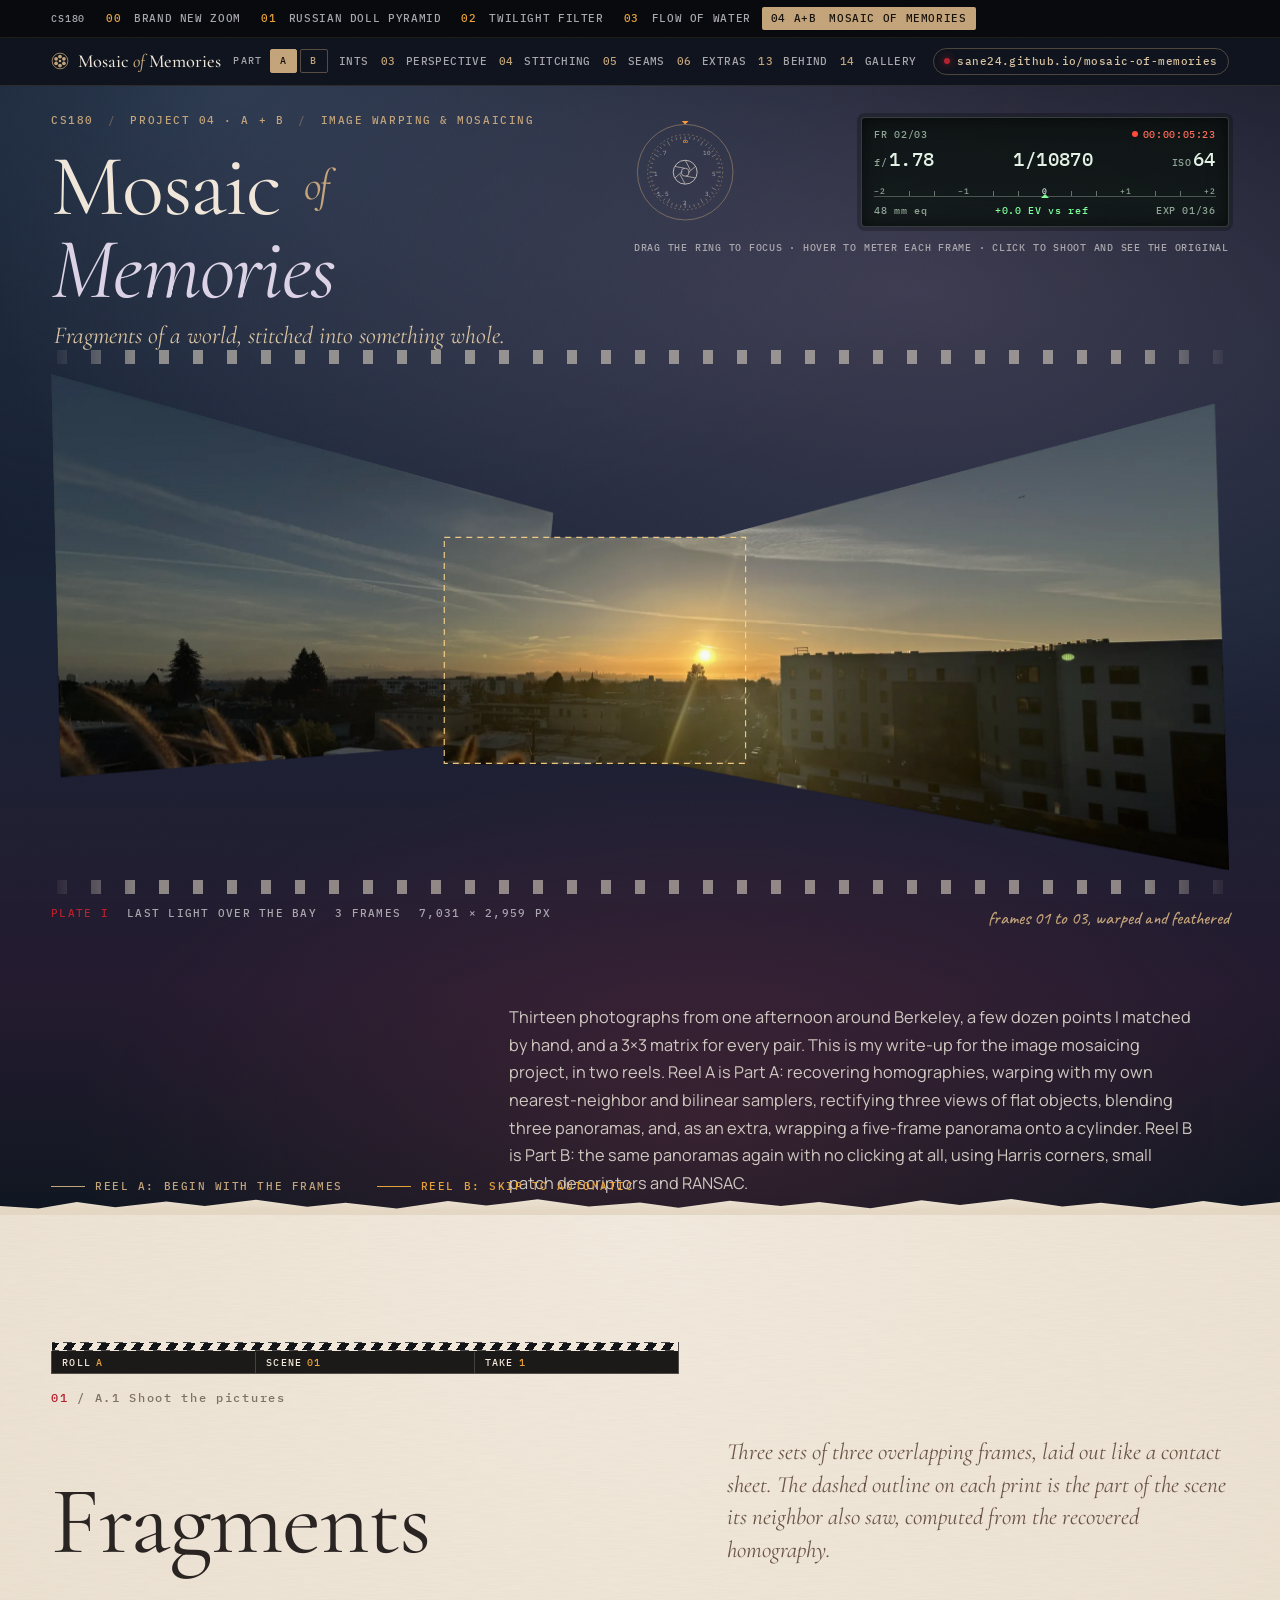
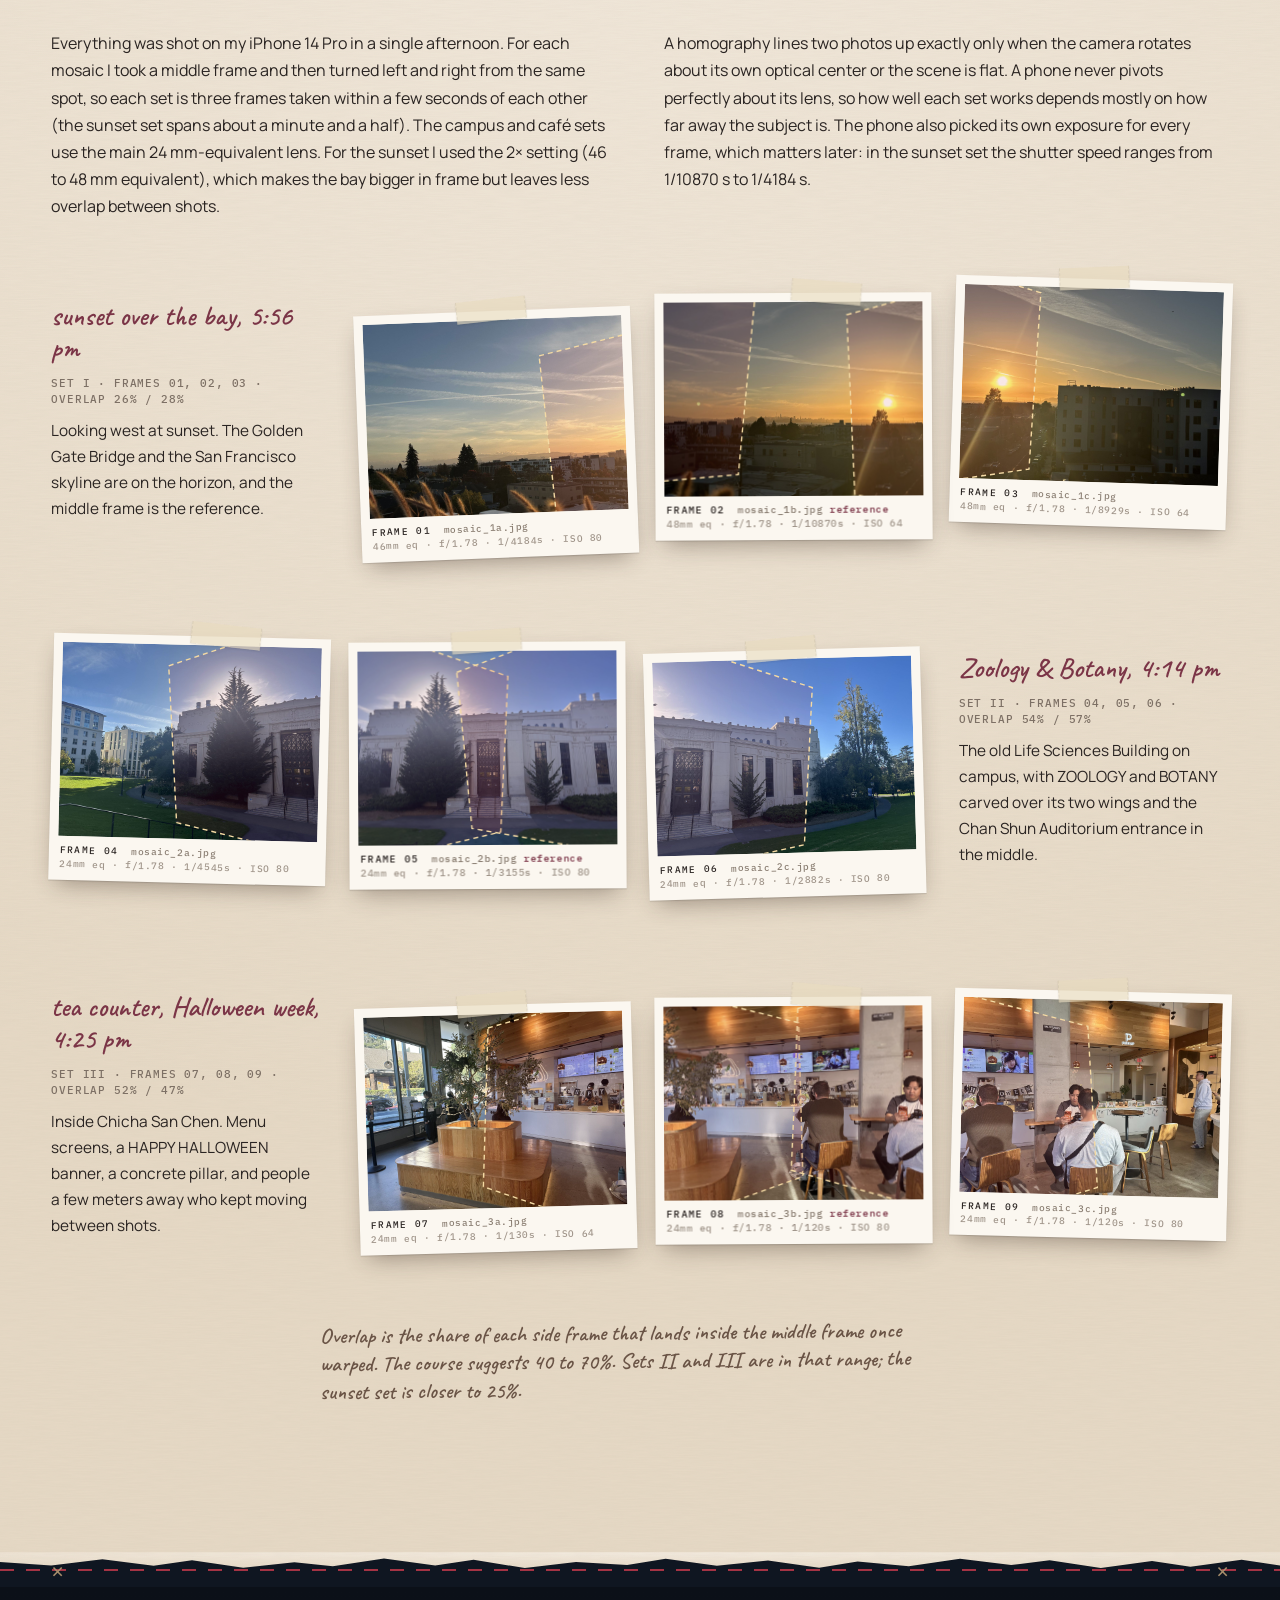
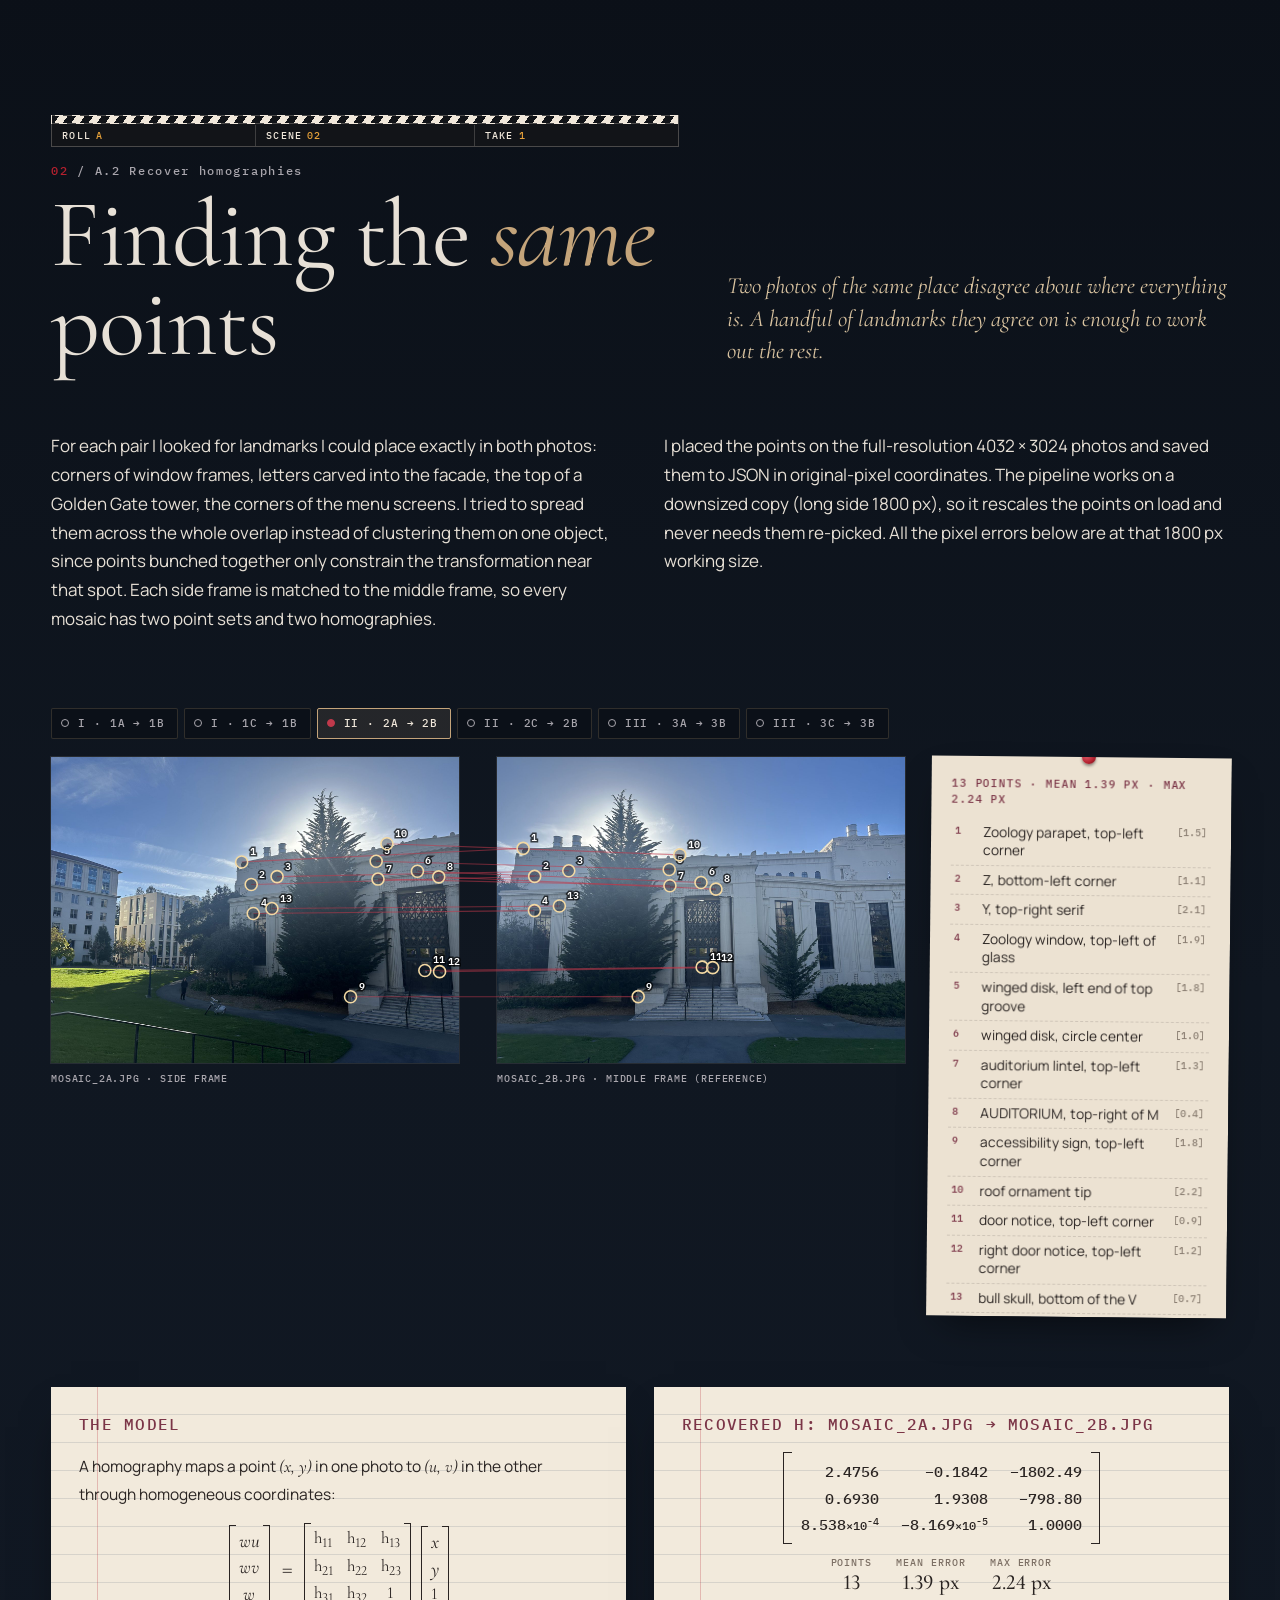
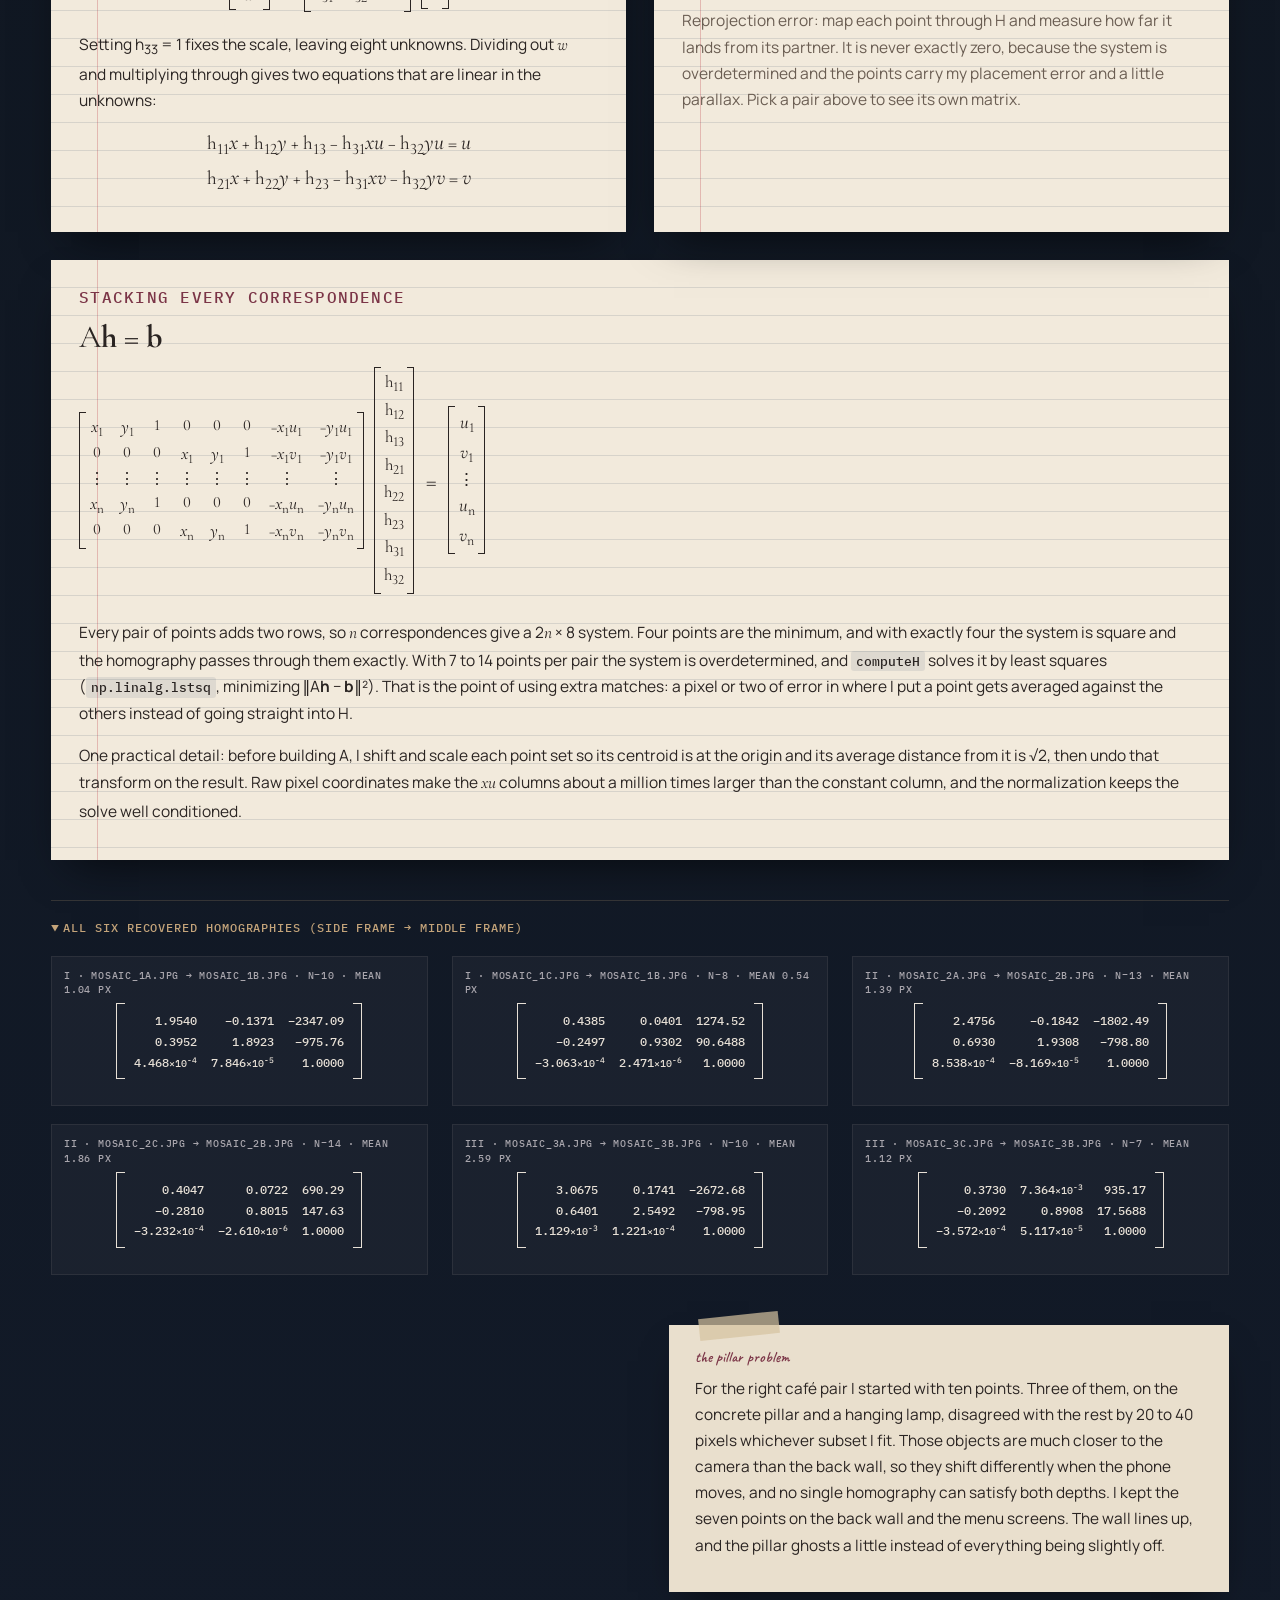
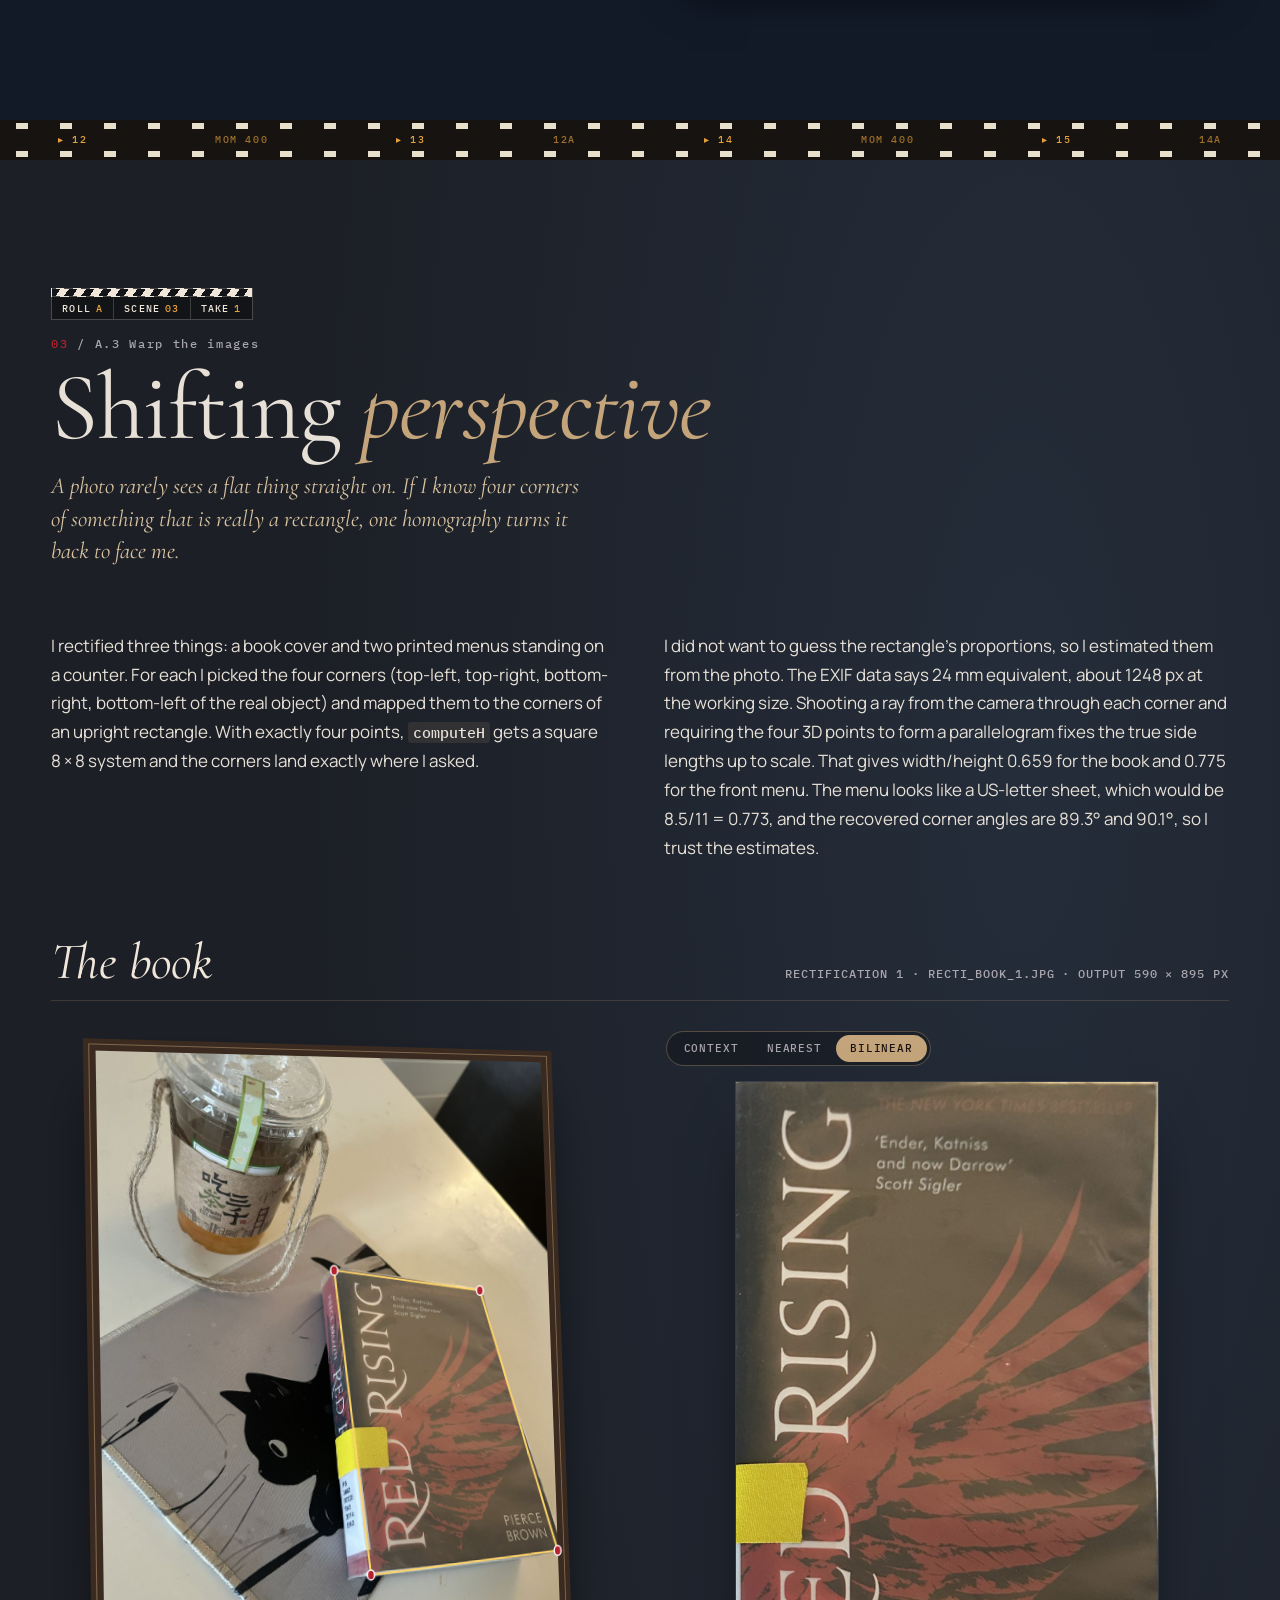
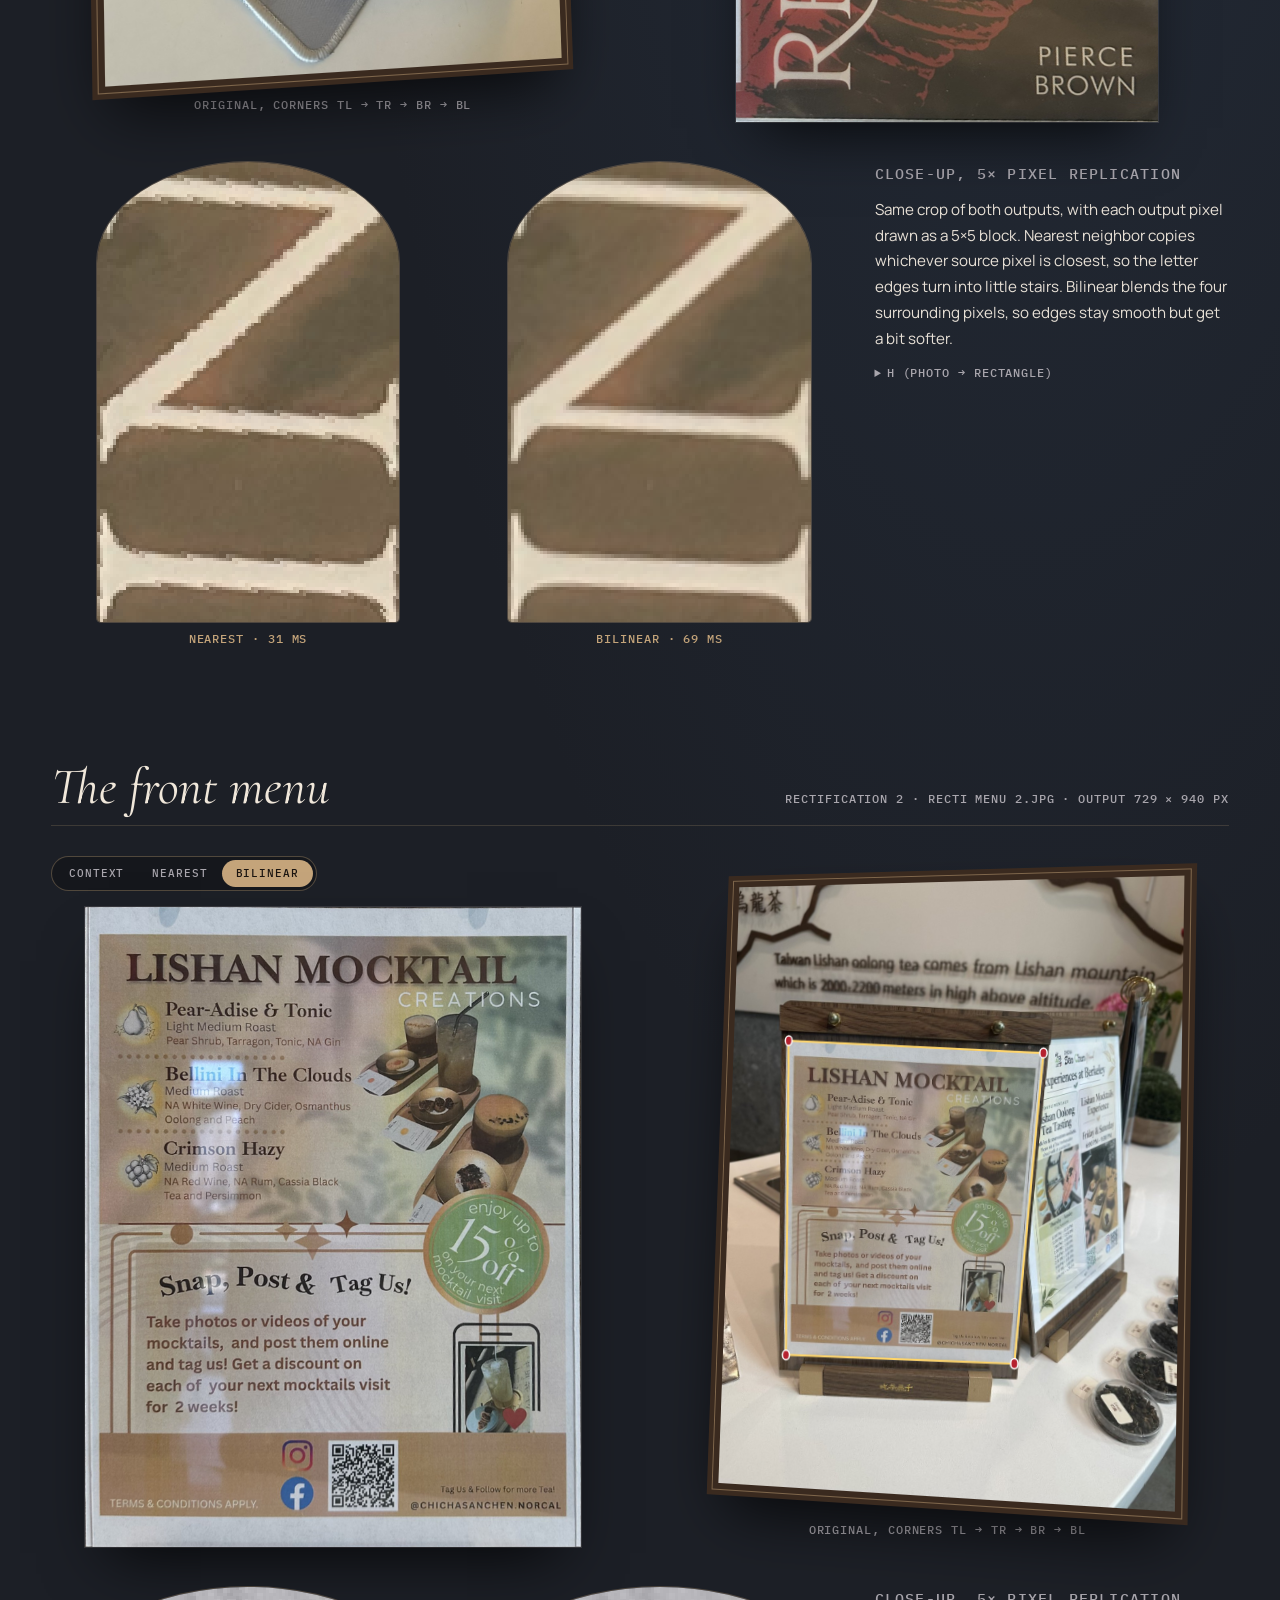
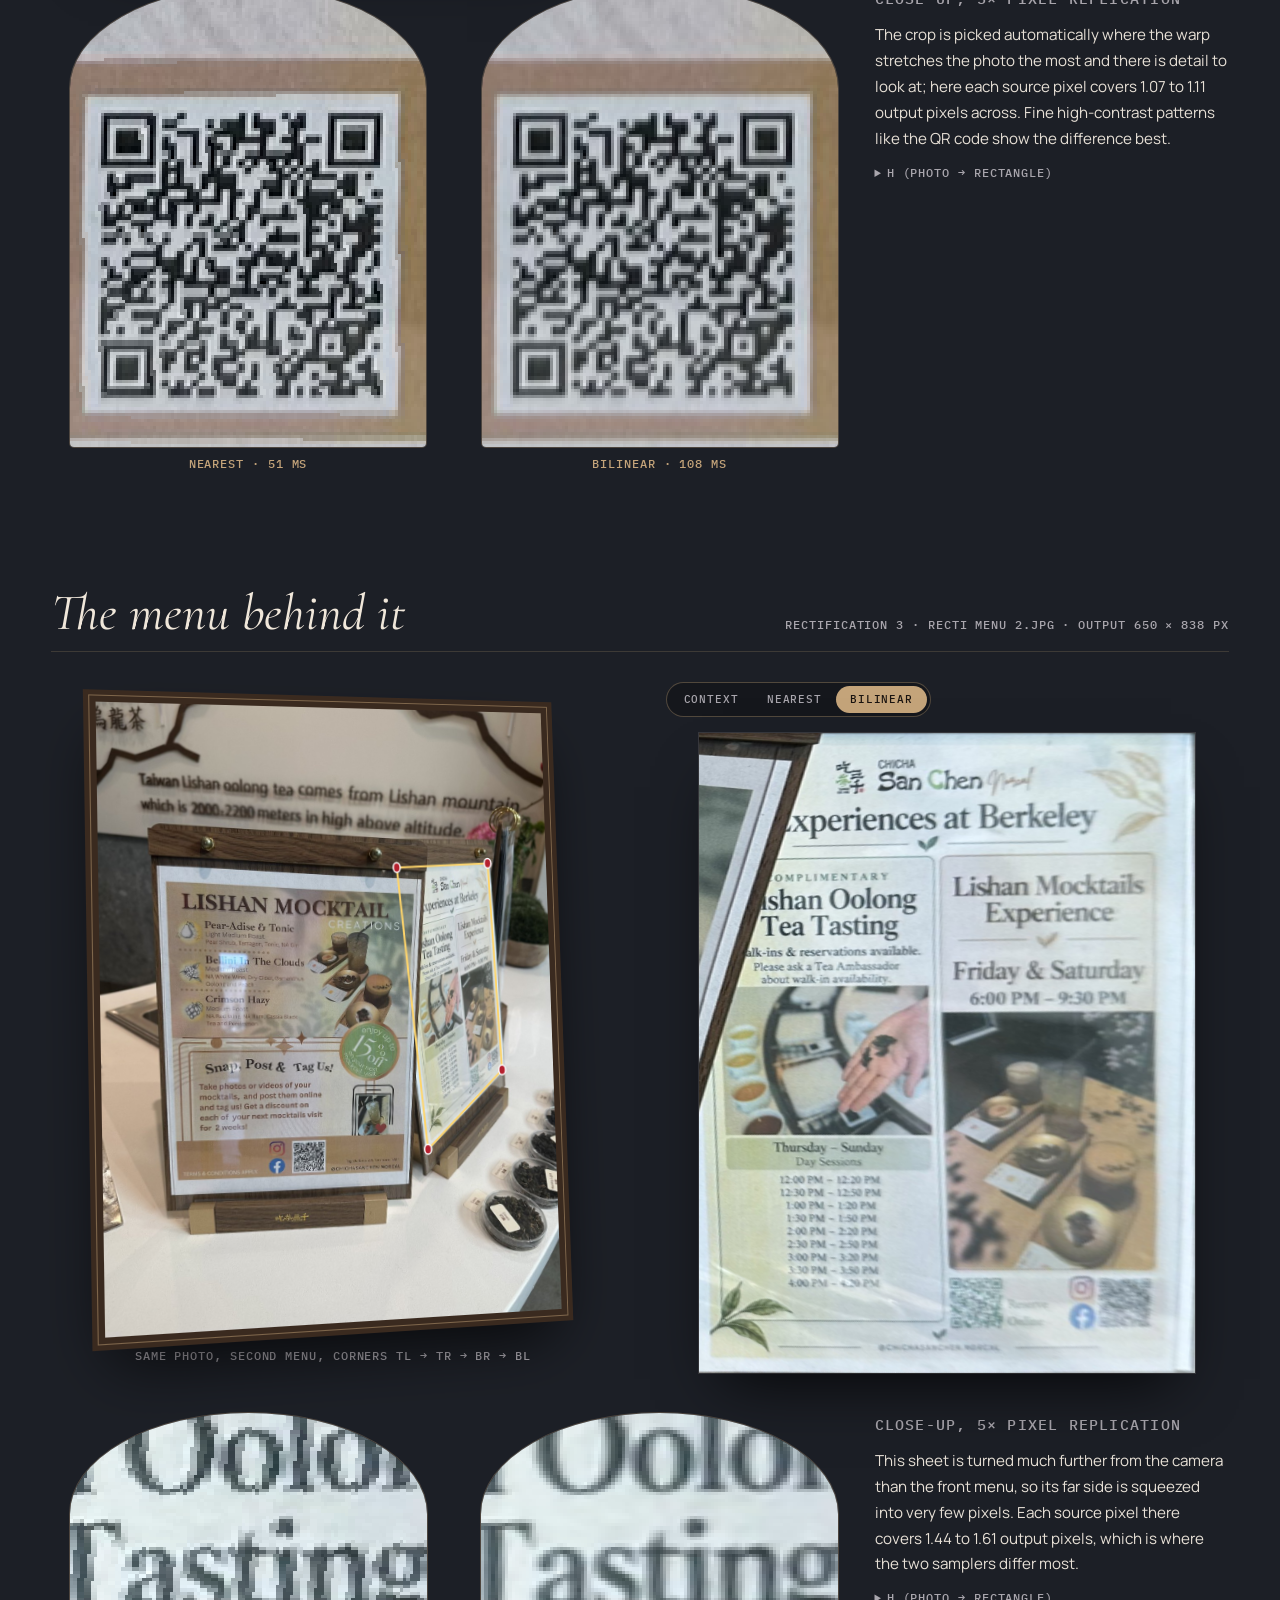
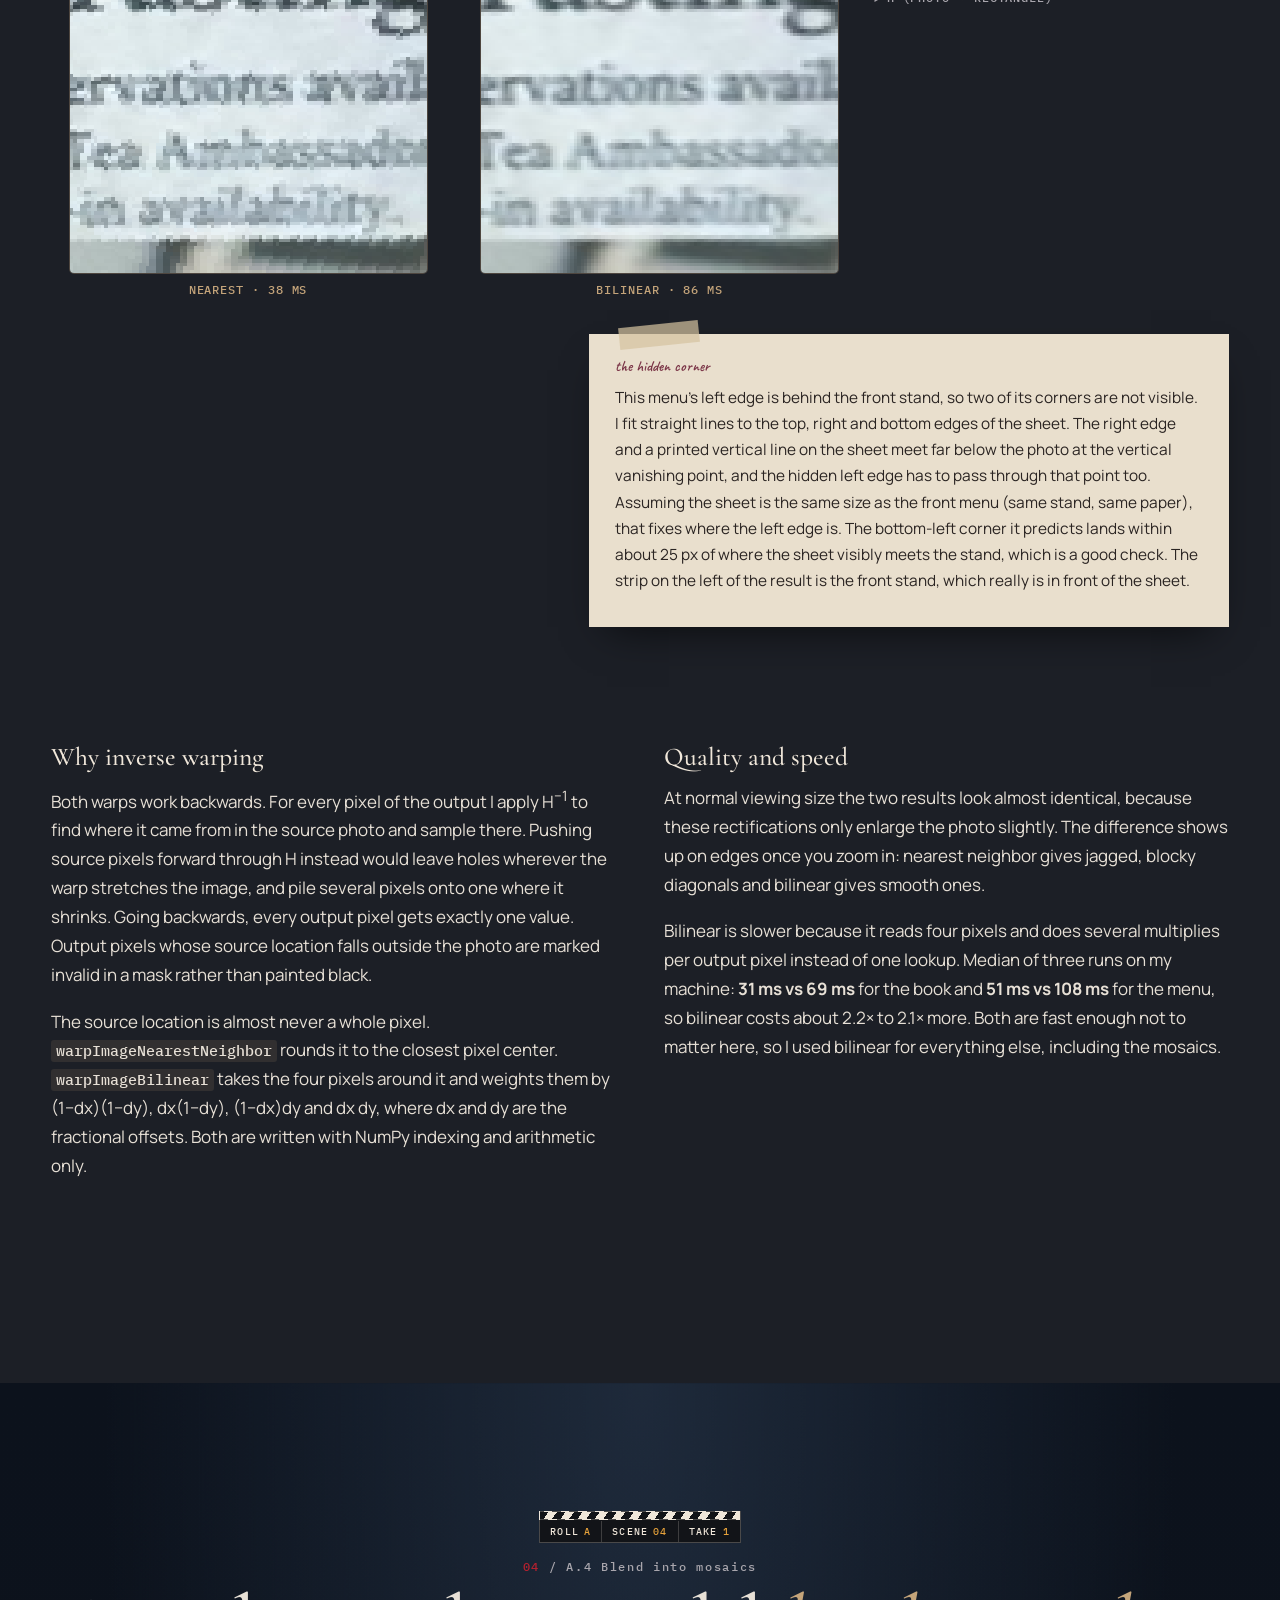
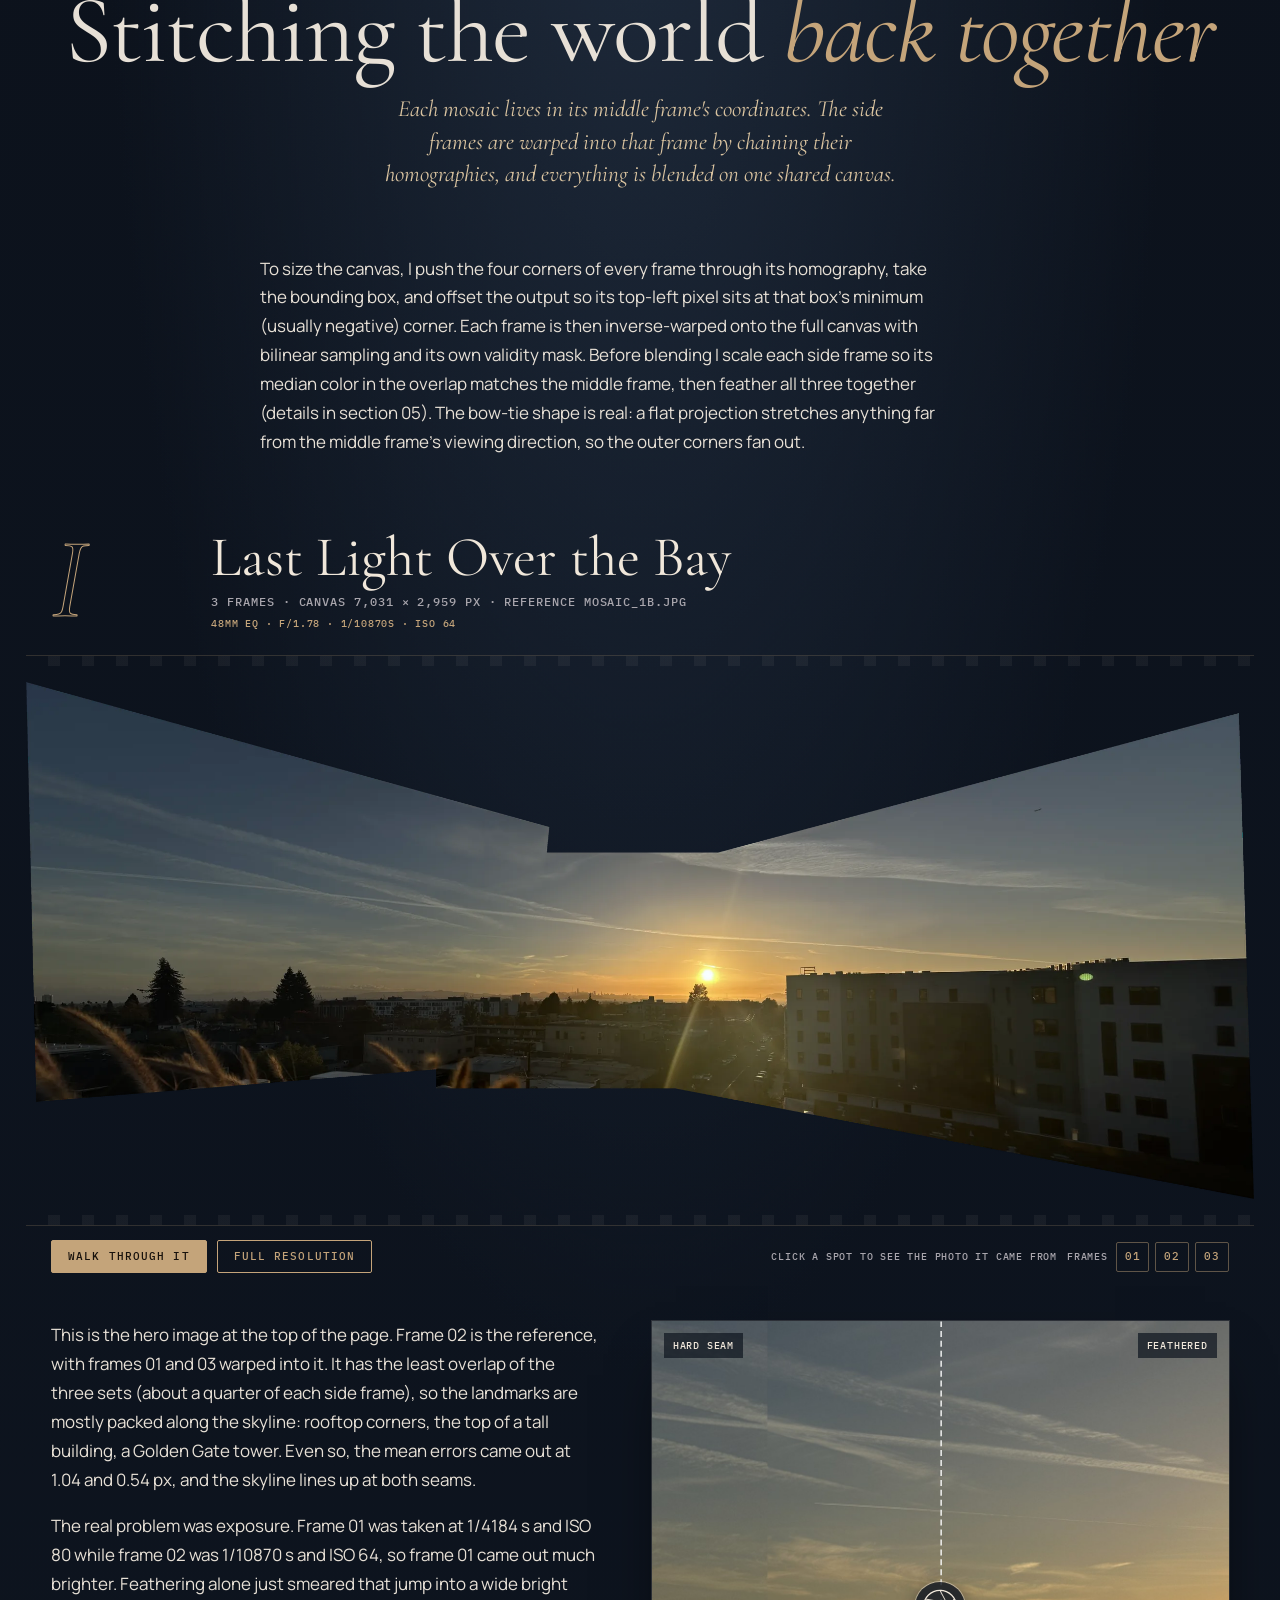
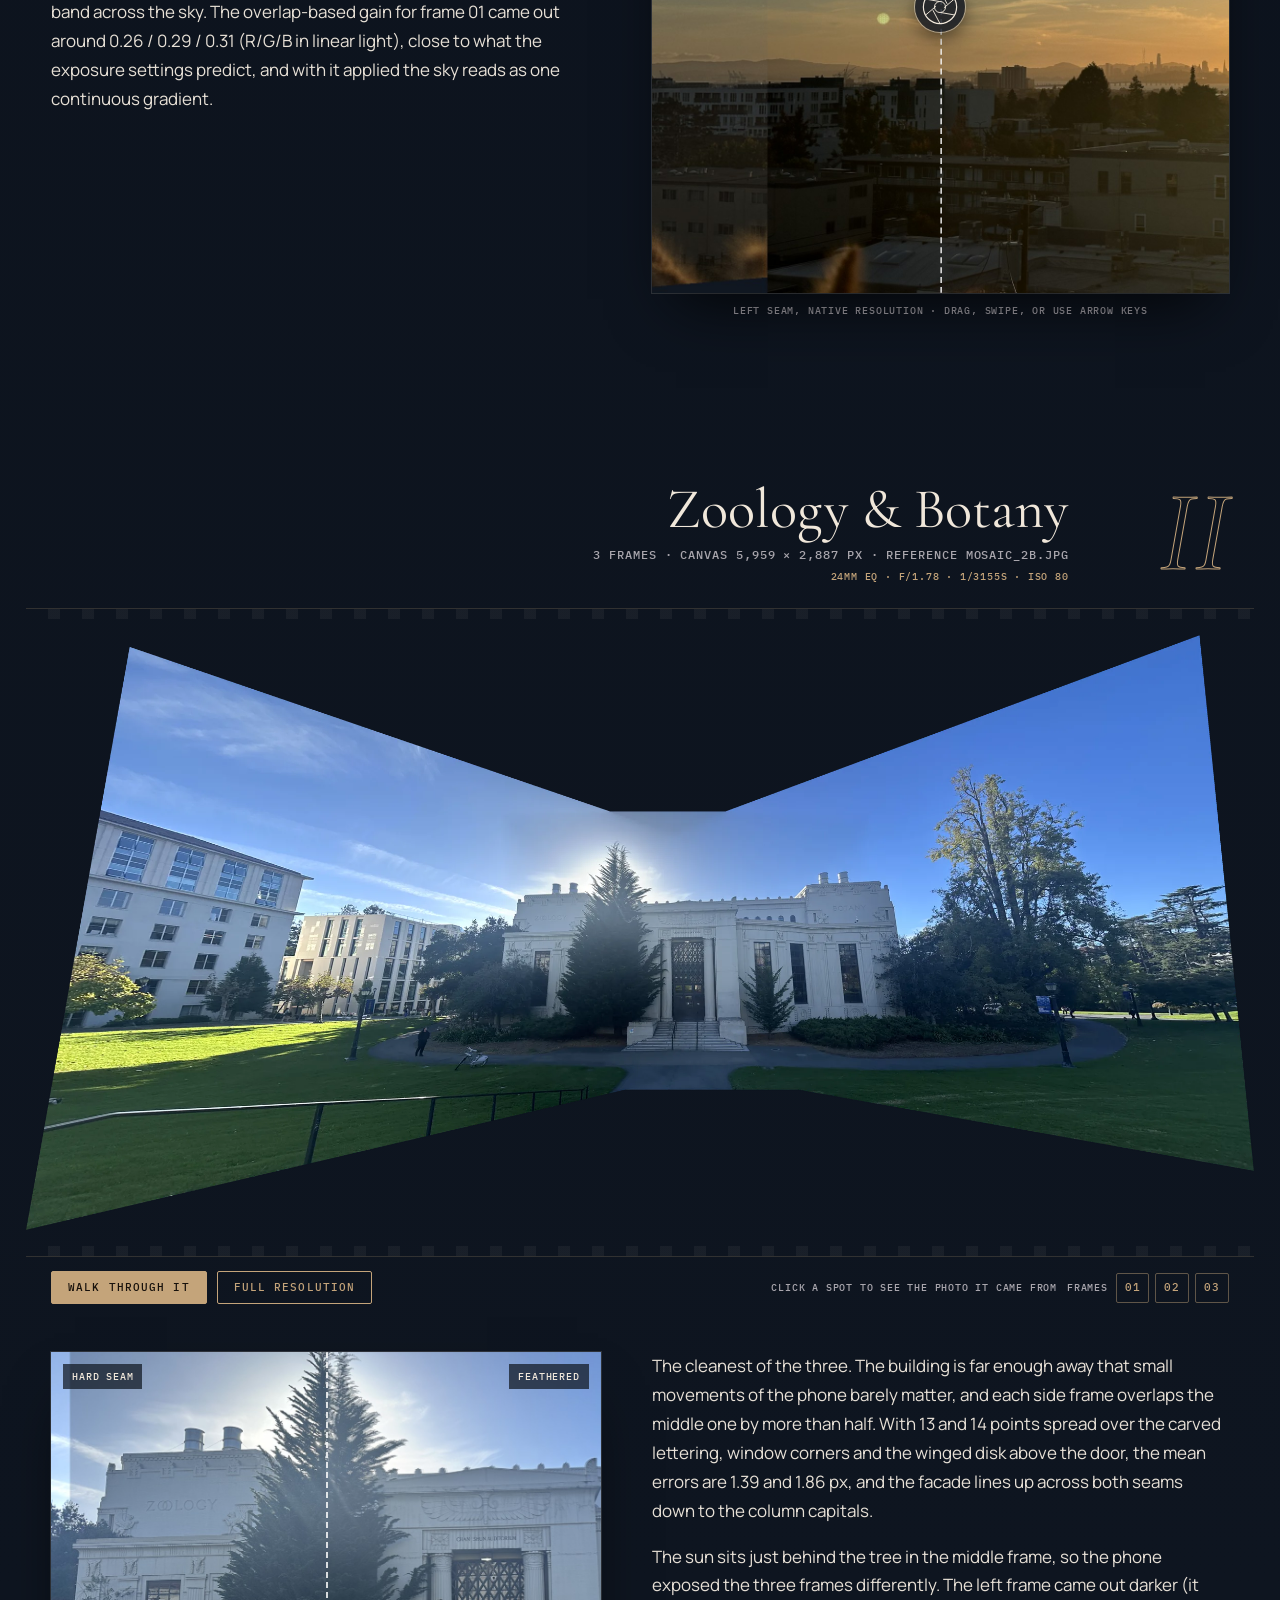
<file: index.html>
<!doctype html>
<html lang="en">
<head>
<meta charset="utf-8">
<meta name="viewport" content="width=device-width, initial-scale=1">
<title>Mosaic of Memories</title>
<meta name="description" content="CS180 Project 4: image warping and mosaicing by hand (Part A), then feature matching for autostitching with Harris corners, ANMS, patch descriptors and RANSAC (Part B).">
<meta name="color-scheme" content="dark light">
<link rel="canonical" href="https://sane24.github.io/mosaic-of-memories/">
<link rel="icon" href="assets/reel.svg" type="image/svg+xml">
<link rel="preconnect" href="https://fonts.googleapis.com">
<link rel="preconnect" href="https://fonts.gstatic.com" crossorigin>
<link href="https://fonts.googleapis.com/css2?family=Caveat:wght@500;600&family=Cormorant+Garamond:ital,wght@0,400;0,500;0,600;1,400;1,500&family=IBM+Plex+Mono:wght@400;500&family=Manrope:wght@400;500;600&display=swap" rel="stylesheet">
<link rel="stylesheet" href="assets/styles.css">
<script>document.documentElement.classList.add('js')</script>
</head>
<body id="top">

<svg width="0" height="0" class="defs" aria-hidden="true" focusable="false">
  <defs>
    <symbol id="reel" viewBox="0 0 48 48">
      <circle cx="24" cy="24" r="21" fill="none" stroke="currentColor" stroke-width="2"/>
      <circle cx="24" cy="24" r="3.5" fill="currentColor"/>
      <g fill="currentColor"><circle cx="24" cy="12" r="5"/><circle cx="34.4" cy="18" r="5"/><circle cx="34.4" cy="30" r="5"/>
      <circle cx="24" cy="36" r="5"/><circle cx="13.6" cy="30" r="5"/><circle cx="13.6" cy="18" r="5"/></g>
    </symbol>
    <symbol id="aperture" viewBox="0 0 48 48">
      <circle cx="24" cy="24" r="21" fill="none" stroke="currentColor" stroke-width="1.5"/>
      <g fill="none" stroke="currentColor" stroke-width="1.2">
        <path d="M24 3 L33 20"/><path d="M42 14 L29 25"/><path d="M42 34 L25 31"/>
        <path d="M24 45 L15 28"/><path d="M6 34 L19 23"/><path d="M6 14 L23 17"/>
      </g>
      <circle cx="24" cy="24" r="7" fill="none" stroke="currentColor" stroke-width="1.2"/>
    </symbol>
    <symbol id="mask" viewBox="0 0 200 90">
      <path d="M100 30c-14-18-48-28-80-22C6 11 0 24 2 38c3 22 22 42 46 46 22 4 36-6 46-22 2-3 10-3 12 0 10 16 24 26 46 22 24-4 43-24 46-46 2-14-4-27-18-30-32-6-66 4-80 22z" fill="currentColor"/>
    </symbol>
  </defs>
</svg>

<a class="skip" href="#fragments">Skip to the project</a>

<nav class="projbar" aria-label="CS180 projects">
  <span class="projbar__label mono">CS180</span>
  <a href="https://sane24.github.io/Brand-New-Zoom/"><b>00</b> Brand New Zoom</a>
  <a href="https://sane24.github.io/Russian-Doll-Pyramid/"><b>01</b> Russian Doll Pyramid</a>
  <a href="https://sane24.github.io/Twilight-Filter/"><b>02</b> Twilight Filter</a>
  <a href="https://sane24.github.io/flow-of-water/"><b>03</b> Flow of Water</a>
  <a href="https://sane24.github.io/mosaic-of-memories/" aria-current="page"><b>04 A+B</b> Mosaic of Memories</a>
</nav>

<header class="topbar">
  <a class="brand" href="#top" aria-label="Mosaic of Memories, back to top">
    <svg class="brand__reel" aria-hidden="true"><use href="#reel"/></svg>
    <span>Mosaic <i>of</i> Memories</span>
  </a>
  <div class="reelswitch" role="group" aria-label="Part of the project">
    <span>Part</span>
    <a href="#fragments" data-reel="a" title="Part A (reel A): stitched by hand" aria-label="Part A, stitched by hand">A</a>
    <a href="#reel-b" data-reel="b" title="Part B (reel B): stitched automatically" aria-label="Part B, stitched automatically">B</a>
  </div>
  <nav class="topnav" aria-label="Sections">
    <a href="#fragments" data-part="a"><b>01</b> Fragments</a>
    <a href="#points" data-part="a"><b>02</b> Same points</a>
    <a href="#perspective" data-part="a"><b>03</b> Perspective</a>
    <a href="#stitching" data-part="a"><b>04</b> Stitching</a>
    <a href="#seams" data-part="a"><b>05</b> Seams</a>
    <a href="#extras" data-part="a"><b>06</b> Extras</a>
    <a href="#corners" data-part="b"><b>07</b> Corners</a>
    <a href="#descriptors" data-part="b"><b>08</b> Patches</a>
    <a href="#matching" data-part="b"><b>09</b> Matches</a>
    <a href="#ransac" data-part="b"><b>10</b> RANSAC</a>
    <a href="#automatic" data-part="b"><b>11</b> No hands</a>
    <a href="#shoebox" data-part="b"><b>12</b> Shoebox</a>
    <a href="#behind"><b>13</b> Behind</a>
    <a href="#gallery"><b>14</b> Gallery</a>
  </nav>
  <span class="counter mono" aria-hidden="true"><svg><use href="#reel"/></svg><b data-counter>FR 000</b></span>
  <a class="permalink" href="https://sane24.github.io/mosaic-of-memories/"><span class="permalink__dot" aria-hidden="true"></span>sane24.github.io/mosaic-of-memories</a>
</header>

<main>
<div id="part-a" data-part="a">

<!-- ===================================================== 00 · OPENING -->
<section class="hero" aria-labelledby="title">
  <div class="hero__sky" aria-hidden="true"></div>
  <div class="hero__top">
    <div class="hero__left">
      <div class="hero__meta">
        <span>CS180</span><span>Project 04 &middot; A + B</span><span>Image Warping &amp; Mosaicing</span>
      </div>
      <p class="print-url">Website: <a href="https://sane24.github.io/mosaic-of-memories/">https://sane24.github.io/mosaic-of-memories/</a></p>
      <h1 id="title" class="hero__title">
        <span class="w1">Mosaic</span>
        <span class="w2"><i>of</i></span>
        <span class="w3">Memories</span>
      </h1>
      <p class="hero__sub">Fragments of a world, stitched into something whole.</p>
    </div>

    <aside class="readout" aria-label="Camera settings of the frame under the viewfinder">
      <svg class="readout__dial" viewBox="0 0 120 120" data-dial tabindex="0" role="slider" aria-label="Focus ring" aria-valuemin="-100" aria-valuemax="100" aria-valuenow="0">
        <circle cx="60" cy="60" r="56" class="ring"/>
        <g data-dial-ring>
          <circle cx="60" cy="60" r="44" class="ring ring--in"/>
          <g class="ticks" data-ticks stroke="currentColor" stroke-width=".8" opacity=".6"></g>
          <g class="stops" font-size="7.5">
            <text x="60" y="27">&infin;</text><text x="86" y="40">10</text><text x="94" y="64">5</text>
            <text x="86" y="88">3</text><text x="60" y="99">2</text><text x="34" y="88">1.5</text>
            <text x="26" y="64">1</text><text x="34" y="40">.7</text>
          </g>
        </g>
        <path d="M60 4 l-4 -4 h8z" class="index"/>
        <g class="blades"><use href="#aperture" x="44" y="44" width="32" height="32"/></g>
      </svg>
      <div class="readout__lcd" aria-live="polite">
        <p class="readout__row readout__row--top"><span data-ro="frame">FR 02/03</span><span class="rec"><i></i><span data-ro="tc">00:00:00:00</span></span></p>
        <p class="readout__main"><span><small>f/</small><span data-ro="f">1.78</span></span><span data-ro="s">1/10870</span><span><small>ISO</small><span data-ro="iso">64</span></span></p>
        <div class="readout__meter" aria-hidden="true">
          <span>&minus;2</span><i></i><i></i><span>&minus;1</span><i></i><i></i><b>0</b><i></i><i></i><span>+1</span><i></i><i></i><span>+2</span>
          <em class="needle" data-ro="needle"></em>
        </div>
        <p class="readout__row"><span><span data-ro="mm">48</span> mm eq</span><span data-ro="ev">&plusmn;0.0 EV vs ref</span><span data-ro="exp">EXP 01/36</span></p>
      </div>
      <p class="readout__cap mono"><span class="hint-fine">drag the ring to focus &middot; hover to meter each frame &middot; click to shoot and see the original</span><span class="hint-touch">tap the plate to shoot and see the original frame</span></p>
    </aside>
  </div>

  <figure class="hero__plate" style="--ar: 2.3761">
    <div class="plate-wrap">
    <div class="gate" aria-hidden="true"><span class="gate__strip gate__strip--top"></span><span class="gate__strip gate__strip--bottom"></span></div>
    <div class="plate" data-plate tabindex="0" role="button" aria-label="Viewfinder over plate I. Click or press Enter to release the shutter.">
      <img class="plate__layer l1" src="assets/img/mosaic1_warped1.webp" alt="" aria-hidden="true">
      <img class="plate__layer l3" src="assets/img/mosaic1_warped3.webp" alt="" aria-hidden="true">
      <img class="plate__layer l2" src="assets/img/mosaic1_warped2.webp" alt="" aria-hidden="true">
      <img class="plate__final" src="assets/img/mosaic1_feathered_2400.webp" alt="Three sunset photographs over the bay stitched into one wide panorama; the outer frames fan out into a bow-tie shape.">
      <svg class="plate__frames" viewBox="0 0 1 1" preserveAspectRatio="none" aria-hidden="true" data-frames></svg>
      <span class="plate__af" aria-hidden="true" data-af><i></i><i></i><i></i><i></i></span>
      <svg class="plate__iris" viewBox="-50 -50 100 100" preserveAspectRatio="xMidYMid slice" aria-hidden="true" data-iris></svg>
      <span class="plate__flash" aria-hidden="true" data-flash></span>
      <span class="vf vf--tl"></span><span class="vf vf--tr"></span><span class="vf vf--bl"></span><span class="vf vf--br"></span>
      <span class="plate__tag mono" aria-hidden="true" data-frame-tag></span>
    </div>
    </div>
    <figcaption class="hero__cap">
      <span>Plate I</span><span>Last Light Over the Bay</span><span>3 frames</span><span>7,031 &times; 2,959 px</span><span>frames 01 to 03, warped and feathered</span>
    </figcaption>
  </figure>

  <div class="hero__intro">
    <p>Thirteen photographs from one afternoon around Berkeley, a few dozen points I matched by hand, and a 3&times;3 matrix for every pair. This is my write-up for the image mosaicing project, in two reels. Reel A is Part A: recovering homographies, warping with my own nearest-neighbor and bilinear samplers, rectifying three views of flat objects, blending three panoramas, and, as an extra, wrapping a five-frame panorama onto a cylinder. Reel B is Part B: the same panoramas again with no clicking at all, using Harris corners, small patch descriptors and RANSAC.</p>
  </div>

  <div class="hero__links"><a class="hero__scroll" href="#fragments">Reel A: begin with the frames</a><a class="hero__scroll hero__scroll--b" href="#reel-b">Reel B: skip to automatic</a></div>
</section>

<!-- ===================================================== 01 · FRAGMENTS -->
<section id="fragments" class="sheet sheet--paper" aria-labelledby="h-fragments">
  <div class="sheet__edge sheet__edge--top" aria-hidden="true"></div>
  <header class="sec-head sec-head--split">
    <p class="sec-num">01 <span>/ A.1 Shoot the pictures</span></p>
    <h2 id="h-fragments">Fragments</h2>
    <p class="sec-lede">Three sets of three overlapping frames, laid out like a contact sheet. The dashed outline on each print is the part of the scene its neighbor also saw, computed from the recovered homography.</p>
  </header>

  <div class="capture-notes">
    <p>Everything was shot on my iPhone 14 Pro in a single afternoon. For each mosaic I took a middle frame and then turned left and right from the same spot, so each set is three frames taken within a few seconds of each other (the sunset set spans about a minute and a half). The campus and caf&eacute; sets use the main 24&nbsp;mm-equivalent lens. For the sunset I used the 2&times; setting (46 to 48&nbsp;mm equivalent), which makes the bay bigger in frame but leaves less overlap between shots.</p>
    <p>A homography lines two photos up exactly only when the camera rotates about its own optical center or the scene is flat. A phone never pivots perfectly about its lens, so how well each set works depends mostly on how far away the subject is. The phone also picked its own exposure for every frame, which matters later: in the sunset set the shutter speed ranges from 1/10870&nbsp;s to 1/4184&nbsp;s.</p>
  </div>

  <div class="contact">
    <article class="strip strip--1" aria-label="Set I, frames 01 to 03">
      <div class="strip__label">
        <p class="hand">sunset over the bay, 5:56 pm</p>
        <p class="mono">SET I &middot; FRAMES 01, 02, 03 &middot; overlap 26% / 28%</p>
        <p>Looking west at sunset. The Golden Gate Bridge and the San Francisco skyline are on the horizon, and the middle frame is the reference.</p>
      </div>
      <div class="strip__prints">
        <figure class="print print--tilt-l" data-frame="0:0"><span class="tape"></span><div class="print__img"><img src="assets/img/mosaic1_frame1.jpg" alt="Frame 01: sunset sky over rooftops, with tall grass in the foreground on the left." loading="lazy"></div><figcaption><b>FRAME 01</b> mosaic_1a.jpg<br><span>46mm eq &middot; f/1.78 &middot; 1/4184s &middot; ISO 80</span></figcaption></figure>
        <figure class="print print--ref" data-frame="0:1"><span class="tape tape--r"></span><div class="print__img"><img src="assets/img/mosaic1_frame2.jpg" alt="Frame 02: the sun low over the bay, with the San Francisco skyline on the horizon." loading="lazy"></div><figcaption><b>FRAME 02</b> mosaic_1b.jpg <em>reference</em><br><span>48mm eq &middot; f/1.78 &middot; 1/10870s &middot; ISO 64</span></figcaption></figure>
        <figure class="print print--tilt-r" data-frame="0:2"><span class="tape"></span><div class="print__img"><img src="assets/img/mosaic1_frame3.jpg" alt="Frame 03: the sun and the Golden Gate Bridge, with an apartment building on the right." loading="lazy"></div><figcaption><b>FRAME 03</b> mosaic_1c.jpg<br><span>48mm eq &middot; f/1.78 &middot; 1/8929s &middot; ISO 64</span></figcaption></figure>
      </div>
    </article>

    <article class="strip strip--2" aria-label="Set II, frames 04 to 06">
      <div class="strip__label">
        <p class="hand">Zoology &amp; Botany, 4:14 pm</p>
        <p class="mono">SET II &middot; FRAMES 04, 05, 06 &middot; overlap 54% / 57%</p>
        <p>The old Life Sciences Building on campus, with ZOOLOGY and BOTANY carved over its two wings and the Chan Shun Auditorium entrance in the middle.</p>
      </div>
      <div class="strip__prints">
        <figure class="print print--tilt-r" data-frame="1:0"><span class="tape tape--r"></span><div class="print__img"><img src="assets/img/mosaic2_frame1.jpg" alt="Frame 04: lawn and modern buildings, with the left wing of the Zoology building at the edge." loading="lazy"></div><figcaption><b>FRAME 04</b> mosaic_2a.jpg<br><span>24mm eq &middot; f/1.78 &middot; 1/4545s &middot; ISO 80</span></figcaption></figure>
        <figure class="print print--ref" data-frame="1:1"><span class="tape"></span><div class="print__img"><img src="assets/img/mosaic2_frame2.jpg" alt="Frame 05: the white facade with Chan Shun Auditorium doors, steps and a tall evergreen in front." loading="lazy"></div><figcaption><b>FRAME 05</b> mosaic_2b.jpg <em>reference</em><br><span>24mm eq &middot; f/1.78 &middot; 1/3155s &middot; ISO 80</span></figcaption></figure>
        <figure class="print print--tilt-l" data-frame="1:2"><span class="tape"></span><div class="print__img"><img src="assets/img/mosaic2_frame3.jpg" alt="Frame 06: the Botany wing with tall windows, trees and lawn on the right." loading="lazy"></div><figcaption><b>FRAME 06</b> mosaic_2c.jpg<br><span>24mm eq &middot; f/1.78 &middot; 1/2882s &middot; ISO 80</span></figcaption></figure>
      </div>
    </article>

    <article class="strip strip--3" aria-label="Set III, frames 07 to 09">
      <div class="strip__label">
        <p class="hand">tea counter, Halloween week, 4:25 pm</p>
        <p class="mono">SET III &middot; FRAMES 07, 08, 09 &middot; overlap 52% / 47%</p>
        <p>Inside Chicha San Chen. Menu screens, a HAPPY HALLOWEEN banner, a concrete pillar, and people a few meters away who kept moving between shots.</p>
      </div>
      <div class="strip__prints">
        <figure class="print print--tilt-l" data-frame="2:0"><span class="tape"></span><div class="print__img"><img src="assets/img/mosaic3_frame1.jpg" alt="Frame 07: window wall, a wooden planter with an olive tree, and the order counter." loading="lazy"></div><figcaption><b>FRAME 07</b> mosaic_3a.jpg<br><span>24mm eq &middot; f/1.78 &middot; 1/130s &middot; ISO 64</span></figcaption></figure>
        <figure class="print print--ref" data-frame="2:1"><span class="tape tape--r"></span><div class="print__img"><img src="assets/img/mosaic3_frame2.jpg" alt="Frame 08: the counter with menu screens, the HAPPY banner and a seated customer." loading="lazy"></div><figcaption><b>FRAME 08</b> mosaic_3b.jpg <em>reference</em><br><span>24mm eq &middot; f/1.78 &middot; 1/120s &middot; ISO 80</span></figcaption></figure>
        <figure class="print print--tilt-r" data-frame="2:2"><span class="tape"></span><div class="print__img"><img src="assets/img/mosaic3_frame3.jpg" alt="Frame 09: the concrete pillar with a MAX OCCUPANCY sign, tables and the pick-up area." loading="lazy"></div><figcaption><b>FRAME 09</b> mosaic_3c.jpg<br><span>24mm eq &middot; f/1.78 &middot; 1/120s &middot; ISO 80</span></figcaption></figure>
      </div>
    </article>
  </div>
  <p class="aside-note">Overlap is the share of each side frame that lands inside the middle frame once warped. The course suggests 40 to 70%. Sets II and III are in that range; the sunset set is closer to 25%.</p>
  <div class="sheet__edge sheet__edge--bottom" aria-hidden="true"></div>
</section>

<div class="stitch-rule" aria-hidden="true"></div>

<!-- ===================================================== 02 · SAME POINTS -->
<section id="points" class="sheet sheet--night" aria-labelledby="h-points">
  <header class="sec-head sec-head--split">
    <p class="sec-num">02 <span>/ A.2 Recover homographies</span></p>
    <h2 id="h-points">Finding the <i>same</i> points</h2>
    <p class="sec-lede">Two photos of the same place disagree about where everything is. A handful of landmarks they agree on is enough to work out the rest.</p>
  </header>

  <div class="prose prose--two">
    <p>For each pair I looked for landmarks I could place exactly in both photos: corners of window frames, letters carved into the facade, the top of a Golden Gate tower, the corners of the menu screens. I tried to spread them across the whole overlap instead of clustering them on one object, since points bunched together only constrain the transformation near that spot. Each side frame is matched to the middle frame, so every mosaic has two point sets and two homographies.</p>
    <p>I placed the points on the full-resolution 4032&nbsp;&times;&nbsp;3024 photos and saved them to JSON in original-pixel coordinates. The pipeline works on a downsized copy (long side 1800&nbsp;px), so it rescales the points on load and never needs them re-picked. All the pixel errors below are at that 1800&nbsp;px working size.</p>
  </div>

  <div class="threads" data-threads>
    <div class="threads__tabs" role="tablist" aria-label="Choose a photo pair"></div>
    <div class="threads__board">
      <div class="threads__stage">
        <div class="threads__pair">
          <figure class="threads__img"><img alt="" data-side="a"><figcaption class="mono" data-cap="a"></figcaption></figure>
          <figure class="threads__img"><img alt="" data-side="b"><figcaption class="mono" data-cap="b"></figcaption></figure>
        </div>
        <svg class="threads__svg" aria-hidden="true"></svg>
      </div>
      <aside class="threads__card">
        <p class="mono threads__stat" data-stat></p>
        <ol class="threads__legend" data-legend></ol>
        <p class="threads__hint">Hover or focus a landmark to follow its thread. Numbers in brackets are the leftover error for that point, in pixels.</p>
      </aside>
    </div>
    <p class="live-only">Interactive on the live site. The printed version shows the saved correspondence figures below.</p>
  </div>

  <div class="static-figs">
    <figure><img src="assets/img/mosaic1_corr_12.jpg" alt="Correspondences between mosaic_1a.jpg and mosaic_1b.jpg, numbered in matching order." loading="lazy"><figcaption>mosaic_1a.jpg &rarr; mosaic_1b.jpg: 10 points, mean error 1.04 px</figcaption></figure>
    <figure><img src="assets/img/mosaic1_corr_32.jpg" alt="Correspondences between mosaic_1c.jpg and mosaic_1b.jpg." loading="lazy"><figcaption>mosaic_1c.jpg &rarr; mosaic_1b.jpg: 8 points, mean error 0.54 px</figcaption></figure>
    <figure><img src="assets/img/mosaic2_corr_12.jpg" alt="Correspondences between mosaic_2a.jpg and mosaic_2b.jpg." loading="lazy"><figcaption>mosaic_2a.jpg &rarr; mosaic_2b.jpg: 13 points, mean error 1.39 px</figcaption></figure>
    <figure><img src="assets/img/mosaic2_corr_32.jpg" alt="Correspondences between mosaic_2c.jpg and mosaic_2b.jpg." loading="lazy"><figcaption>mosaic_2c.jpg &rarr; mosaic_2b.jpg: 14 points, mean error 1.86 px</figcaption></figure>
    <figure><img src="assets/img/mosaic3_corr_12.jpg" alt="Correspondences between mosaic_3a.jpg and mosaic_3b.jpg." loading="lazy"><figcaption>mosaic_3a.jpg &rarr; mosaic_3b.jpg: 10 points, mean error 2.59 px</figcaption></figure>
    <figure><img src="assets/img/mosaic3_corr_32.jpg" alt="Correspondences between mosaic_3c.jpg and mosaic_3b.jpg." loading="lazy"><figcaption>mosaic_3c.jpg &rarr; mosaic_3b.jpg: 7 points, mean error 1.12 px</figcaption></figure>
  </div>

  <div class="math">
    <div class="math__card index-card">
      <p class="mono card-label">the model</p>
      <p>A homography maps a point <var>(x,&nbsp;y)</var> in one photo to <var>(u,&nbsp;v)</var> in the other through homogeneous coordinates:</p>
      <div class="eq">
        <span class="bm bm--col"><span><var>w</var><var>u</var></span><span><var>w</var><var>v</var></span><span><var>w</var></span></span>
        <span class="op">=</span>
        <span class="bm bm--3"><span>h<sub>11</sub></span><span>h<sub>12</sub></span><span>h<sub>13</sub></span><span>h<sub>21</sub></span><span>h<sub>22</sub></span><span>h<sub>23</sub></span><span>h<sub>31</sub></span><span>h<sub>32</sub></span><span>1</span></span>
        <span class="bm bm--col"><span><var>x</var></span><span><var>y</var></span><span>1</span></span>
      </div>
      <p>Setting h<sub>33</sub>&nbsp;=&nbsp;1 fixes the scale, leaving eight unknowns. Dividing out <var>w</var> and multiplying through gives two equations that are linear in the unknowns:</p>
      <div class="eq eq--lines">
        <span>h<sub>11</sub><var>x</var> + h<sub>12</sub><var>y</var> + h<sub>13</sub> &minus; h<sub>31</sub><var>x</var><var>u</var> &minus; h<sub>32</sub><var>y</var><var>u</var> = <var>u</var></span>
        <span>h<sub>21</sub><var>x</var> + h<sub>22</sub><var>y</var> + h<sub>23</sub> &minus; h<sub>31</sub><var>x</var><var>v</var> &minus; h<sub>32</sub><var>y</var><var>v</var> = <var>v</var></span>
      </div>
    </div>

    <div class="math__card math__card--wide index-card">
      <p class="mono card-label">stacking every correspondence</p><p class="card-title">A<b>h</b> = <b>b</b></p>
      <div class="eq eq--scroll">
        <span class="bm bm--8">
          <span><var>x</var><sub>1</sub></span><span><var>y</var><sub>1</sub></span><span>1</span><span>0</span><span>0</span><span>0</span><span>&minus;<var>x</var><sub>1</sub><var>u</var><sub>1</sub></span><span>&minus;<var>y</var><sub>1</sub><var>u</var><sub>1</sub></span>
          <span>0</span><span>0</span><span>0</span><span><var>x</var><sub>1</sub></span><span><var>y</var><sub>1</sub></span><span>1</span><span>&minus;<var>x</var><sub>1</sub><var>v</var><sub>1</sub></span><span>&minus;<var>y</var><sub>1</sub><var>v</var><sub>1</sub></span>
          <span>&#8942;</span><span>&#8942;</span><span>&#8942;</span><span>&#8942;</span><span>&#8942;</span><span>&#8942;</span><span>&#8942;</span><span>&#8942;</span>
          <span><var>x</var><sub>n</sub></span><span><var>y</var><sub>n</sub></span><span>1</span><span>0</span><span>0</span><span>0</span><span>&minus;<var>x</var><sub>n</sub><var>u</var><sub>n</sub></span><span>&minus;<var>y</var><sub>n</sub><var>u</var><sub>n</sub></span>
          <span>0</span><span>0</span><span>0</span><span><var>x</var><sub>n</sub></span><span><var>y</var><sub>n</sub></span><span>1</span><span>&minus;<var>x</var><sub>n</sub><var>v</var><sub>n</sub></span><span>&minus;<var>y</var><sub>n</sub><var>v</var><sub>n</sub></span>
        </span>
        <span class="bm bm--col"><span>h<sub>11</sub></span><span>h<sub>12</sub></span><span>h<sub>13</sub></span><span>h<sub>21</sub></span><span>h<sub>22</sub></span><span>h<sub>23</sub></span><span>h<sub>31</sub></span><span>h<sub>32</sub></span></span>
        <span class="op">=</span>
        <span class="bm bm--col"><span><var>u</var><sub>1</sub></span><span><var>v</var><sub>1</sub></span><span>&#8942;</span><span><var>u</var><sub>n</sub></span><span><var>v</var><sub>n</sub></span></span>
      </div>
      <p>Every pair of points adds two rows, so <var>n</var> correspondences give a 2<var>n</var>&nbsp;&times;&nbsp;8 system. Four points are the minimum, and with exactly four the system is square and the homography passes through them exactly. With 7 to 14 points per pair the system is overdetermined, and <code>computeH</code> solves it by least squares (<code>np.linalg.lstsq</code>, minimizing &Vert;A<b>h</b>&nbsp;&minus;&nbsp;<b>b</b>&Vert;&sup2;). That is the point of using extra matches: a pixel or two of error in where I put a point gets averaged against the others instead of going straight into H.</p>
      <p>One practical detail: before building A, I shift and scale each point set so its centroid is at the origin and its average distance from it is &radic;2, then undo that transform on the result. Raw pixel coordinates make the <var>xu</var> columns about a million times larger than the constant column, and the normalization keeps the solve well conditioned.</p>
    </div>

    <div class="math__card math__card--h index-card" data-hcard>
      <p class="mono card-label" data-hlabel>recovered H: mosaic_2a.jpg &rarr; mosaic_2b.jpg</p>
      <div data-hmatrix><div class="matrix " role="img" aria-label="3 by 3 homography matrix"><span>2.4756</span><span>&minus;0.1842</span><span>&minus;1802.49</span><span>0.6930</span><span>1.9308</span><span>&minus;798.80</span><span>8.538<small>&times;10<sup>-4</sup></small></span><span>&minus;8.169<small>&times;10<sup>-5</sup></small></span><span>1.0000</span></div></div>
      <dl class="stats" data-hstats>
        <div><dt>points</dt><dd>13</dd></div>
        <div><dt>mean error</dt><dd>1.39 px</dd></div>
        <div><dt>max error</dt><dd>2.24 px</dd></div>
      </dl>
      <p class="small">Reprojection error: map each point through H and measure how far it lands from its partner. It is never exactly zero, because the system is overdetermined and the points carry my placement error and a little parallax. Pick a pair above to see its own matrix.</p>
    </div>
  </div>

  <details class="all-h" open>
    <summary class="mono">All six recovered homographies (side frame &rarr; middle frame)</summary>
    <div class="all-h__grid">
      <figure><figcaption class="mono">I &middot; mosaic_1a.jpg &rarr; mosaic_1b.jpg &middot; n=10 &middot; mean 1.04 px</figcaption><div class="matrix " role="img" aria-label="3 by 3 homography matrix"><span>1.9540</span><span>&minus;0.1371</span><span>&minus;2347.09</span><span>0.3952</span><span>1.8923</span><span>&minus;975.76</span><span>4.468<small>&times;10<sup>-4</sup></small></span><span>7.846<small>&times;10<sup>-5</sup></small></span><span>1.0000</span></div></figure>
      <figure><figcaption class="mono">I &middot; mosaic_1c.jpg &rarr; mosaic_1b.jpg &middot; n=8 &middot; mean 0.54 px</figcaption><div class="matrix " role="img" aria-label="3 by 3 homography matrix"><span>0.4385</span><span>0.0401</span><span>1274.52</span><span>&minus;0.2497</span><span>0.9302</span><span>90.6488</span><span>&minus;3.063<small>&times;10<sup>-4</sup></small></span><span>2.471<small>&times;10<sup>-6</sup></small></span><span>1.0000</span></div></figure>
      <figure><figcaption class="mono">II &middot; mosaic_2a.jpg &rarr; mosaic_2b.jpg &middot; n=13 &middot; mean 1.39 px</figcaption><div class="matrix " role="img" aria-label="3 by 3 homography matrix"><span>2.4756</span><span>&minus;0.1842</span><span>&minus;1802.49</span><span>0.6930</span><span>1.9308</span><span>&minus;798.80</span><span>8.538<small>&times;10<sup>-4</sup></small></span><span>&minus;8.169<small>&times;10<sup>-5</sup></small></span><span>1.0000</span></div></figure>
      <figure><figcaption class="mono">II &middot; mosaic_2c.jpg &rarr; mosaic_2b.jpg &middot; n=14 &middot; mean 1.86 px</figcaption><div class="matrix " role="img" aria-label="3 by 3 homography matrix"><span>0.4047</span><span>0.0722</span><span>690.29</span><span>&minus;0.2810</span><span>0.8015</span><span>147.63</span><span>&minus;3.232<small>&times;10<sup>-4</sup></small></span><span>&minus;2.610<small>&times;10<sup>-6</sup></small></span><span>1.0000</span></div></figure>
      <figure><figcaption class="mono">III &middot; mosaic_3a.jpg &rarr; mosaic_3b.jpg &middot; n=10 &middot; mean 2.59 px</figcaption><div class="matrix " role="img" aria-label="3 by 3 homography matrix"><span>3.0675</span><span>0.1741</span><span>&minus;2672.68</span><span>0.6401</span><span>2.5492</span><span>&minus;798.95</span><span>1.129<small>&times;10<sup>-3</sup></small></span><span>1.221<small>&times;10<sup>-4</sup></small></span><span>1.0000</span></div></figure>
      <figure><figcaption class="mono">III &middot; mosaic_3c.jpg &rarr; mosaic_3b.jpg &middot; n=7 &middot; mean 1.12 px</figcaption><div class="matrix " role="img" aria-label="3 by 3 homography matrix"><span>0.3730</span><span>7.364<small>&times;10<sup>-3</sup></small></span><span>935.17</span><span>&minus;0.2092</span><span>0.8908</span><span>17.5688</span><span>&minus;3.572<small>&times;10<sup>-4</sup></small></span><span>5.117<small>&times;10<sup>-5</sup></small></span><span>1.0000</span></div></figure>
    </div>
  </details>

  <div class="pinned-note">
    <p class="hand">the pillar problem</p>
    <p>For the right caf&eacute; pair I started with ten points. Three of them, on the concrete pillar and a hanging lamp, disagreed with the rest by 20 to 40 pixels whichever subset I fit. Those objects are much closer to the camera than the back wall, so they shift differently when the phone moves, and no single homography can satisfy both depths. I kept the seven points on the back wall and the menu screens. The wall lines up, and the pillar ghosts a little instead of everything being slightly off.</p>
  </div>
</section>

<div class="film-edge" aria-hidden="true"><span>&#9656; 12</span><span>MOM 400</span><span>&#9656; 13</span><span>12A</span><span>&#9656; 14</span><span>MOM 400</span><span>&#9656; 15</span><span>14A</span></div>
<!-- ===================================================== 03 · PERSPECTIVE -->
<section id="perspective" class="sheet sheet--charcoal" aria-labelledby="h-persp">
  <header class="sec-head">
    <p class="sec-num">03 <span>/ A.3 Warp the images</span></p>
    <h2 id="h-persp">Shifting <i>perspective</i></h2>
    <p class="sec-lede">A photo rarely sees a flat thing straight on. If I know four corners of something that is really a rectangle, one homography turns it back to face me.</p>
  </header>

  <div class="prose prose--two">
    <p>I rectified three things: a book cover and two printed menus standing on a counter. For each I picked the four corners (top-left, top-right, bottom-right, bottom-left of the real object) and mapped them to the corners of an upright rectangle. With exactly four points, <code>computeH</code> gets a square 8&nbsp;&times;&nbsp;8 system and the corners land exactly where I asked.</p>
    <p>I did not want to guess the rectangle's proportions, so I estimated them from the photo. The EXIF data says 24&nbsp;mm equivalent, about 1248&nbsp;px at the working size. Shooting a ray from the camera through each corner and requiring the four 3D points to form a parallelogram fixes the true side lengths up to scale. That gives width/height 0.659 for the book and 0.775 for the front menu. The menu looks like a US-letter sheet, which would be 8.5/11&nbsp;=&nbsp;0.773, and the recovered corner angles are 89.3&deg; and 90.1&deg;, so I trust the estimates.</p>
  </div>

  <div class="rectify" data-rect="0">
    <div class="rectify__head">
      <p class="mono">Rectification 1 &middot; recti_book_1.jpg &middot; output 590 &times; 895 px</p>
      <h3>The book</h3>
    </div>
    <div class="rectify__stage">
      <figure class="frame-tilted">
        <div class="frame-tilted__inner" style="--ar: 0.7500">
          <img src="assets/img/rectification1_source.jpg" alt="Original photo: a library copy of Red Rising lying at an angle on a cat-print desk mat next to a tea cup." loading="lazy">
          <svg class="quad" viewBox="0 0 1 1" preserveAspectRatio="none" aria-hidden="true" data-quad="0"></svg>
        </div>
        <figcaption class="mono">original, corners TL &rarr; TR &rarr; BR &rarr; BL</figcaption>
      </figure>
      <div class="viewer" style="--ar: 0.6592">
        <input type="radio" name="v1" id="v1-o" class="viewer__radio"><input type="radio" name="v1" id="v1-n" class="viewer__radio"><input type="radio" name="v1" id="v1-b" class="viewer__radio" checked>
        <div class="viewer__seg" role="group" aria-label="Choose what the right panel shows">
          <label for="v1-o">Context</label><label for="v1-n">Nearest</label><label for="v1-b">Bilinear</label>
        </div>
        <div class="viewer__frame">
          <img class="viewer__layer viewer__layer--o" src="assets/img/rectification1_context.webp" alt="The same homography applied to a wider area: the desk mat and table around the book are pulled into the flattened view." loading="lazy">
          <img class="viewer__layer viewer__layer--n" src="assets/img/rectification1_nearest.webp" alt="Rectified book cover, nearest-neighbor sampling." loading="lazy">
          <img class="viewer__layer viewer__layer--b" src="assets/img/rectification1_bilinear.webp" alt="Rectified book cover, bilinear sampling." loading="lazy">
        </div>
      </div>
    </div>
    <div class="loupe">
      <figure><img src="assets/img/rectification1_zoom_nearest.webp" alt="Close-up of the nearest-neighbor result: stair-stepped edges on the lettering." loading="lazy"><figcaption class="mono">nearest &middot; 31 ms</figcaption></figure>
      <figure><img src="assets/img/rectification1_zoom_bilinear.webp" alt="Same close-up with bilinear sampling: smooth, slightly softer edges." loading="lazy"><figcaption class="mono">bilinear &middot; 69 ms</figcaption></figure>
      <div class="loupe__note">
        <p class="mono">close-up, 5&times; pixel replication</p>
        <p>Same crop of both outputs, with each output pixel drawn as a 5&times;5 block. Nearest neighbor copies whichever source pixel is closest, so the letter edges turn into little stairs. Bilinear blends the four surrounding pixels, so edges stay smooth but get a bit softer.</p>
        <details class="hmini"><summary class="mono">H (photo &rarr; rectangle)</summary><div class="matrix " role="img" aria-label="3 by 3 homography matrix"><span>1.2913</span><span>&minus;0.1257</span><span>&minus;804.28</span><span>&minus;0.2130</span><span>1.5160</span><span>&minus;818.54</span><span>&minus;3.339<small>&times;10<sup>-4</sup></small></span><span>4.899<small>&times;10<sup>-4</sup></small></span><span>1.0000</span></div></details>
      </div>
    </div>
    <figure class="static-figs static-figs--one"><img src="assets/img/rectification1_comparison.jpg" alt="Static figure: original with corners, nearest-neighbor result, bilinear result." loading="lazy"><figcaption>Original with corners, nearest neighbor, bilinear.</figcaption></figure>
  </div>

  <div class="rectify rectify--flip" data-rect="1">
    <div class="rectify__head">
      <p class="mono">Rectification 2 &middot; recti menu 2.jpg &middot; output 729 &times; 940 px</p>
      <h3>The front menu</h3>
    </div>
    <div class="rectify__stage">
      <figure class="frame-tilted frame-tilted--r">
        <div class="frame-tilted__inner" style="--ar: 0.7500">
          <img src="assets/img/rectification2_source.jpg" alt="Original photo: a Lishan Mocktail menu in a wooden stand, photographed from slightly above and to the left." loading="lazy">
          <svg class="quad" viewBox="0 0 1 1" preserveAspectRatio="none" aria-hidden="true" data-quad="1"></svg>
        </div>
        <figcaption class="mono">original, corners TL &rarr; TR &rarr; BR &rarr; BL</figcaption>
      </figure>
      <div class="viewer" style="--ar: 0.7755">
        <input type="radio" name="v2" id="v2-o" class="viewer__radio"><input type="radio" name="v2" id="v2-n" class="viewer__radio"><input type="radio" name="v2" id="v2-b" class="viewer__radio" checked>
        <div class="viewer__seg" role="group" aria-label="Choose what the right panel shows">
          <label for="v2-o">Context</label><label for="v2-n">Nearest</label><label for="v2-b">Bilinear</label>
        </div>
        <div class="viewer__frame">
          <img class="viewer__layer viewer__layer--o" src="assets/img/rectification2_context.webp" alt="The same homography applied to a wider area around the menu, including the second menu stand and the counter." loading="lazy">
          <img class="viewer__layer viewer__layer--n" src="assets/img/rectification2_nearest.webp" alt="Rectified menu, nearest-neighbor sampling." loading="lazy">
          <img class="viewer__layer viewer__layer--b" src="assets/img/rectification2_bilinear.webp" alt="Rectified menu, bilinear sampling." loading="lazy">
        </div>
      </div>
    </div>
    <div class="loupe">
      <figure><img src="assets/img/rectification2_zoom_nearest.webp" alt="Close-up of the nearest-neighbor menu: jagged edges on the QR code and text." loading="lazy"><figcaption class="mono">nearest &middot; 51 ms</figcaption></figure>
      <figure><img src="assets/img/rectification2_zoom_bilinear.webp" alt="Same close-up with bilinear sampling." loading="lazy"><figcaption class="mono">bilinear &middot; 108 ms</figcaption></figure>
      <div class="loupe__note">
        <p class="mono">close-up, 5&times; pixel replication</p>
        <p>The crop is picked automatically where the warp stretches the photo the most and there is detail to look at; here each source pixel covers 1.07 to 1.11 output pixels across. Fine high-contrast patterns like the QR code show the difference best.</p>
        <details class="hmini"><summary class="mono">H (photo &rarr; rectangle)</summary><div class="matrix " role="img" aria-label="3 by 3 homography matrix"><span>0.8391</span><span>&minus;0.0210</span><span>&minus;136.19</span><span>&minus;0.0410</span><span>0.8267</span><span>&minus;383.73</span><span>&minus;4.828<small>&times;10<sup>-5</sup></small></span><span>&minus;1.162<small>&times;10<sup>-4</sup></small></span><span>1.0000</span></div></details>
      </div>
    </div>
    <figure class="static-figs static-figs--one"><img src="assets/img/rectification2_comparison.jpg" alt="Static figure: original menu with corners, nearest-neighbor result, bilinear result." loading="lazy"><figcaption>Original with corners, nearest neighbor, bilinear.</figcaption></figure>
  </div>


  <div class="rectify" data-rect="2">
    <div class="rectify__head">
      <p class="mono">Rectification 3 &middot; recti menu 2.jpg &middot; output 650 &times; 838 px</p>
      <h3>The menu behind it</h3>
    </div>
    <div class="rectify__stage">
      <figure class="frame-tilted">
        <div class="frame-tilted__inner" style="--ar: 0.7500">
          <img src="assets/img/rectification3_source.jpg" alt="The same counter photo; the second menu stands behind the first, turned sharply away from the camera." loading="lazy">
          <svg class="quad" viewBox="0 0 1 1" preserveAspectRatio="none" aria-hidden="true" data-quad="2"></svg>
        </div>
        <figcaption class="mono">same photo, second menu, corners TL &rarr; TR &rarr; BR &rarr; BL</figcaption>
      </figure>
      <div class="viewer" style="--ar: 0.7757">
        <input type="radio" name="v3" id="v3-o" class="viewer__radio"><input type="radio" name="v3" id="v3-n" class="viewer__radio"><input type="radio" name="v3" id="v3-b" class="viewer__radio" checked>
        <div class="viewer__seg" role="group" aria-label="Choose what the right panel shows">
          <label for="v3-o">Context</label><label for="v3-n">Nearest</label><label for="v3-b">Bilinear</label>
        </div>
        <div class="viewer__frame">
          <img class="viewer__layer viewer__layer--o" src="assets/img/rectification3_context.webp" alt="The same homography applied to a wider area around the second menu." loading="lazy">
          <img class="viewer__layer viewer__layer--n" src="assets/img/rectification3_nearest.webp" alt="Rectified second menu, nearest-neighbor sampling. The first menu's stand covers a strip on the left." loading="lazy">
          <img class="viewer__layer viewer__layer--b" src="assets/img/rectification3_bilinear.webp" alt="Rectified second menu, bilinear sampling." loading="lazy">
        </div>
      </div>
    </div>
    <div class="loupe">
      <figure><img src="assets/img/rectification3_zoom_nearest.webp" alt="Close-up of the nearest-neighbor result on the second menu." loading="lazy"><figcaption class="mono">nearest &middot; 38 ms</figcaption></figure>
      <figure><img src="assets/img/rectification3_zoom_bilinear.webp" alt="Same close-up with bilinear sampling." loading="lazy"><figcaption class="mono">bilinear &middot; 86 ms</figcaption></figure>
      <div class="loupe__note">
        <p class="mono">close-up, 5&times; pixel replication</p>
        <p>This sheet is turned much further from the camera than the front menu, so its far side is squeezed into very few pixels. Each source pixel there covers 1.44 to 1.61 output pixels, which is where the two samplers differ most.</p>
        <details class="hmini"><summary class="mono">H (photo &rarr; rectangle)</summary><div class="matrix " role="img" aria-label="3 by 3 homography matrix"><span>0.8452</span><span>&minus;0.0720</span><span>&minus;709.24</span><span>0.0219</span><span>0.4490</span><span>&minus;233.21</span><span>&minus;5.257<small>&times;10<sup>-4</sup></small></span><span>&minus;3.830<small>&times;10<sup>-5</sup></small></span><span>1.0000</span></div></details>
      </div>
    </div>
    <div class="pinned-note pinned-note--rect">
      <p class="hand">the hidden corner</p>
      <p>This menu's left edge is behind the front stand, so two of its corners are not visible. I fit straight lines to the top, right and bottom edges of the sheet. The right edge and a printed vertical line on the sheet meet far below the photo at the vertical vanishing point, and the hidden left edge has to pass through that point too. Assuming the sheet is the same size as the front menu (same stand, same paper), that fixes where the left edge is. The bottom-left corner it predicts lands within about 25&nbsp;px of where the sheet visibly meets the stand, which is a good check. The strip on the left of the result is the front stand, which really is in front of the sheet.</p>
    </div>
    <figure class="static-figs static-figs--one"><img src="assets/img/rectification3_comparison.jpg" alt="Static figure: second menu with corners, nearest-neighbor result, bilinear result." loading="lazy"><figcaption>Original with corners, nearest neighbor, bilinear.</figcaption></figure>
  </div>

  <div class="prose prose--two prose--notes">
    <div>
      <h3 class="small-head">Why inverse warping</h3>
      <p>Both warps work backwards. For every pixel of the output I apply H<sup>&minus;1</sup> to find where it came from in the source photo and sample there. Pushing source pixels forward through H instead would leave holes wherever the warp stretches the image, and pile several pixels onto one where it shrinks. Going backwards, every output pixel gets exactly one value. Output pixels whose source location falls outside the photo are marked invalid in a mask rather than painted black.</p>
      <p>The source location is almost never a whole pixel. <code>warpImageNearestNeighbor</code> rounds it to the closest pixel center. <code>warpImageBilinear</code> takes the four pixels around it and weights them by (1&minus;dx)(1&minus;dy), dx(1&minus;dy), (1&minus;dx)dy and dx&nbsp;dy, where dx and dy are the fractional offsets. Both are written with NumPy indexing and arithmetic only.</p>
    </div>
    <div>
      <h3 class="small-head">Quality and speed</h3>
      <p>At normal viewing size the two results look almost identical, because these rectifications only enlarge the photo slightly. The difference shows up on edges once you zoom in: nearest neighbor gives jagged, blocky diagonals and bilinear gives smooth ones.</p>
      <p>Bilinear is slower because it reads four pixels and does several multiplies per output pixel instead of one lookup. Median of three runs on my machine: <b>31 ms vs 69 ms</b> for the book and <b>51 ms vs 108 ms</b> for the menu, so bilinear costs about 2.2&times; to 2.1&times; more. Both are fast enough not to matter here, so I used bilinear for everything else, including the mosaics.</p>
    </div>
  </div>
</section>

<!-- ===================================================== 04 · STITCHING -->
<section id="stitching" class="sheet sheet--night sheet--stage" aria-labelledby="h-stitch">
  <header class="sec-head sec-head--center">
    <p class="sec-num">04 <span>/ A.4 Blend into mosaics</span></p>
    <h2 id="h-stitch">Stitching the world <i>back together</i></h2>
    <p class="sec-lede">Each mosaic lives in its middle frame's coordinates. The side frames are warped into that frame by chaining their homographies, and everything is blended on one shared canvas.</p>
  </header>

  <div class="prose prose--narrow">
    <p>To size the canvas, I push the four corners of every frame through its homography, take the bounding box, and offset the output so its top-left pixel sits at that box's minimum (usually negative) corner. Each frame is then inverse-warped onto the full canvas with bilinear sampling and its own validity mask. Before blending I scale each side frame so its median color in the overlap matches the middle frame, then feather all three together (details in section 05). The bow-tie shape is real: a flat projection stretches anything far from the middle frame's viewing direction, so the outer corners fan out.</p>
    <p class="live-only">On the live site each close-up below is a draggable before/after slider, and clicking any panorama reveals the original photo behind that spot. The printed version shows the two close-ups side by side.</p>
  </div>

  <!-- PLATE I -->
  <article class="plate-ex" id="plate-1" data-mosaic="0">
    <header class="plate-ex__head">
      <p class="plate-ex__no">I</p>
      <div>
        <h3>Last Light Over the Bay</h3>
        <p class="mono">3 frames &middot; canvas 7,031 &times; 2,959 px &middot; reference mosaic_1b.jpg</p>
        <p class="mono plate-ex__exif">48mm eq &middot; f/1.78 &middot; 1/10870s &middot; ISO 64</p>
      </div>
    </header>
    <div class="pano" data-pano>
      <div class="pano__track" style="--ar: 2.3761" tabindex="0" aria-label="Panorama: Last Light Over the Bay. Use arrow keys to scroll when in walk-through mode.">
        <img src="assets/img/mosaic1_feathered_2400.webp" data-full="assets/img/mosaic1_feathered_full.webp" alt="Finished feathered mosaic of the sunset over the bay: the sun and the San Francisco skyline in the middle, contrails across the sky, an apartment building on the right and grass in the lower left." loading="lazy">
      </div>
      <div class="pano__bar">
        <button type="button" class="btn" data-pano-walk aria-pressed="false">Walk through it</button>
        <button type="button" class="btn btn--ghost" data-pano-full>Full resolution</button>
        <span class="mono pano__hint">click a spot to see the photo it came from</span>
      </div>
    </div>
    <div class="plate-ex__body">
      <div class="plate-ex__text">
        <p>This is the hero image at the top of the page. Frame 02 is the reference, with frames 01 and 03 warped into it. It has the least overlap of the three sets (about a quarter of each side frame), so the landmarks are mostly packed along the skyline: rooftop corners, the top of a tall building, a Golden Gate tower. Even so, the mean errors came out at 1.04 and 0.54&nbsp;px, and the skyline lines up at both seams.</p>
        <p>The real problem was exposure. Frame 01 was taken at 1/4184&nbsp;s and ISO 80 while frame 02 was 1/10870&nbsp;s and ISO 64, so frame 01 came out much brighter. Feathering alone just smeared that jump into a wide bright band across the sky. The overlap-based gain for frame 01 came out around 0.26 / 0.29 / 0.31 (R/G/B in linear light), close to what the exposure settings predict, and with it applied the sky reads as one continuous gradient.</p>
      </div>
      <div class="compare-wrap">
        <div class="compare" data-compare style="--pos: 50%; --ar: 1.0099">
          <img class="compare__a" src="assets/img/mosaic1_detail_hard.jpg" alt="Close-up at the left seam, hard-seam version." loading="lazy">
          <div class="compare__b"><img src="assets/img/mosaic1_detail_feather.jpg" alt="Same close-up, feather-blended." loading="lazy"></div>
          <input class="compare__range" type="range" min="0" max="100" value="50" aria-label="Move the divider between the hard-seam and feathered versions">
          <div class="compare__handle" aria-hidden="true"><svg><use href="#aperture"/></svg></div>
          <span class="compare__tag compare__tag--l mono">hard seam</span><span class="compare__tag compare__tag--r mono">feathered</span>
        </div>
        <p class="mono compare-cap">left seam, native resolution &middot; drag, swipe, or use arrow keys</p>
      </div>
    </div>
    <div class="static-pair">
      <figure><img src="assets/img/mosaic1_detail_hard.jpg" alt="Hard seam close-up." loading="lazy"><figcaption>Hard seam</figcaption></figure>
      <figure><img src="assets/img/mosaic1_detail_feather.jpg" alt="Feathered close-up." loading="lazy"><figcaption>Feathered</figcaption></figure>
    </div>
  </article>

  <!-- PLATE II -->
  <article class="plate-ex plate-ex--flip" id="plate-2" data-mosaic="1">
    <header class="plate-ex__head">
      <p class="plate-ex__no">II</p>
      <div>
        <h3>Zoology & Botany</h3>
        <p class="mono">3 frames &middot; canvas 5,959 &times; 2,887 px &middot; reference mosaic_2b.jpg</p>
        <p class="mono plate-ex__exif">24mm eq &middot; f/1.78 &middot; 1/3155s &middot; ISO 80</p>
      </div>
    </header>
    <div class="pano" data-pano>
      <div class="pano__track" style="--ar: 2.0641" tabindex="0" aria-label="Panorama: Zoology & Botany.">
        <img src="assets/img/mosaic2_feathered_2400.webp" data-full="assets/img/mosaic2_feathered_full.webp" alt="Finished feathered mosaic of the Zoology and Botany building: the white facade and entrance steps in the middle, modern buildings and lawn on the left, trees and lawn on the right, under a blue sky with the sun behind the evergreen." loading="lazy">
      </div>
      <div class="pano__bar">
        <button type="button" class="btn" data-pano-walk aria-pressed="false">Walk through it</button>
        <button type="button" class="btn btn--ghost" data-pano-full>Full resolution</button>
        <span class="mono pano__hint">click a spot to see the photo it came from</span>
      </div>
    </div>
    <div class="plate-ex__body">
      <div class="plate-ex__text">
        <p>The cleanest of the three. The building is far enough away that small movements of the phone barely matter, and each side frame overlaps the middle one by more than half. With 13 and 14 points spread over the carved lettering, window corners and the winged disk above the door, the mean errors are 1.39 and 1.86&nbsp;px, and the facade lines up across both seams down to the column capitals.</p>
        <p>The sun sits just behind the tree in the middle frame, so the phone exposed the three frames differently. The left frame came out darker (it needed a gain of about 1.43 / 1.43 / 1.47) and the right one slightly warmer (0.89 / 0.97 / 1.11). Matching gains per channel before blending fixed most of that. The far ends of the canvas are stretched hard, which is the price of covering this wide a view with a flat projection; I left the result uncropped so the geometry is visible.</p>
      </div>
      <div class="compare-wrap">
        <div class="compare" data-compare style="--pos: 50%; --ar: 0.9382">
          <img class="compare__a" src="assets/img/mosaic2_detail_hard.jpg" alt="Close-up at the left seam of the building, hard-seam version." loading="lazy">
          <div class="compare__b"><img src="assets/img/mosaic2_detail_feather.jpg" alt="Same close-up, feather-blended." loading="lazy"></div>
          <input class="compare__range" type="range" min="0" max="100" value="50" aria-label="Move the divider between the hard-seam and feathered versions">
          <div class="compare__handle" aria-hidden="true"><svg><use href="#aperture"/></svg></div>
          <span class="compare__tag compare__tag--l mono">hard seam</span><span class="compare__tag compare__tag--r mono">feathered</span>
        </div>
        <p class="mono compare-cap">left seam, native resolution</p>
      </div>
    </div>
    <div class="static-pair">
      <figure><img src="assets/img/mosaic2_detail_hard.jpg" alt="Hard seam close-up." loading="lazy"><figcaption>Hard seam</figcaption></figure>
      <figure><img src="assets/img/mosaic2_detail_feather.jpg" alt="Feathered close-up." loading="lazy"><figcaption>Feathered</figcaption></figure>
    </div>
  </article>

  <!-- PLATE III -->
  <article class="plate-ex" id="plate-3" data-mosaic="2">
    <header class="plate-ex__head">
      <p class="plate-ex__no">III</p>
      <div>
        <h3>Halloween at the Tea Counter</h3>
        <p class="mono">3 frames &middot; canvas 7,169 &times; 3,272 px &middot; reference mosaic_3b.jpg</p>
        <p class="mono plate-ex__exif">24mm eq &middot; f/1.78 &middot; 1/120s &middot; ISO 80</p>
      </div>
    </header>
    <div class="pano" data-pano>
      <div class="pano__track" style="--ar: 2.1910" tabindex="0" aria-label="Panorama: Halloween at the Tea Counter.">
        <img src="assets/img/mosaic3_feathered_2400.webp" data-full="assets/img/mosaic3_feathered_full.webp" alt="Finished feathered mosaic of the tea shop: windows and a wooden planter on the left, the counter with menu screens and a HAPPY HALLOWEEN banner in the middle, a concrete pillar and seated customers on the right." loading="lazy">
      </div>
      <div class="pano__bar">
        <button type="button" class="btn" data-pano-walk aria-pressed="false">Walk through it</button>
        <button type="button" class="btn btn--ghost" data-pano-full>Full resolution</button>
        <span class="mono pano__hint">click a spot to see the photo it came from</span>
      </div>
    </div>
    <div class="plate-ex__body">
      <div class="plate-ex__text">
        <p>The hardest set, and the one I learned the most from. Everything is within a few meters of the camera, so any shift of the phone between frames shows up as parallax. The back wall, menu screens and counter line up well (mean errors 2.59 and 1.12&nbsp;px), but the pillar and the people at the tables are much closer and do not.</p>
        <p>In the feathered version you can see it: the MAX OCCUPANCY sign appears twice and the customer in the grey shirt is semi-transparent where both frames overlap. Part of that is parallax, and part is that people moved during the five seconds between frames 07 and 09. A homography cannot fix either. The two-band blend in section 05 hides most of the doubling without pretending the alignment is better than it is.</p>
      </div>
      <div class="compare-wrap">
        <div class="compare" data-compare style="--pos: 50%; --ar: 0.9738">
          <img class="compare__a" src="assets/img/mosaic3_detail_hard.jpg" alt="Close-up at the right seam of the cafe: hard-seam version with a visible vertical edge through the pillar." loading="lazy">
          <div class="compare__b"><img src="assets/img/mosaic3_detail_feather.jpg" alt="Same close-up, feather-blended, with a doubled occupancy sign and ghosted customer." loading="lazy"></div>
          <input class="compare__range" type="range" min="0" max="100" value="50" aria-label="Move the divider between the hard-seam and feathered versions">
          <div class="compare__handle" aria-hidden="true"><svg><use href="#aperture"/></svg></div>
          <span class="compare__tag compare__tag--l mono">hard seam</span><span class="compare__tag compare__tag--r mono">feathered</span>
        </div>
        <p class="mono compare-cap">right seam, native resolution</p>
      </div>
    </div>
    <div class="static-pair">
      <figure><img src="assets/img/mosaic3_detail_hard.jpg" alt="Hard seam close-up." loading="lazy"><figcaption>Hard seam</figcaption></figure>
      <figure><img src="assets/img/mosaic3_detail_feather.jpg" alt="Feathered close-up." loading="lazy"><figcaption>Feathered</figcaption></figure>
    </div>
  </article>
</section>

<div class="film-edge" aria-hidden="true"><span>&#9656; 24</span><span>MOM 400</span><span>&#9656; 25</span><span>24A</span><span>&#9656; 26</span><span>MOM 400</span><span>&#9656; 27</span><span>26A</span></div>
<!-- ===================================================== 05 · SEAMS -->
<section id="seams" class="sheet sheet--plum" aria-labelledby="h-seams">
  <header class="sec-head sec-head--split">
    <p class="sec-num">05 <span>/ A.4 Blending, plus bells &amp; whistles</span></p>
    <h2 id="h-seams">The <i>invisible</i> seams</h2>
    <p class="sec-lede">A mask decides what each frame is allowed to show. Blending decides how much.</p>
  </header>

  <div class="seams-grid">
    <div class="prose">
      <p>Once all three frames are on the same canvas, something has to decide what happens where they overlap. Pasting one on top of the other (the hard-seam versions above) leaves a visible edge wherever brightness or alignment differs even slightly.</p>
      <p>Instead, each frame gets a weight that is 1 at its center and falls off linearly to 0 at its border. I compute it as the distance to the nearest edge of the original photo, measured in that photo's own pixels, so it warps along with the frame. The output pixel is then the weighted average of every frame that covers it:</p>
      <div class="eq eq--big">
        <span><var>I</var>(<var>p</var>) =</span>
        <span class="frac"><span>&Sigma;<sub><var>i</var></sub> <var>m</var><sub><var>i</var></sub>(<var>p</var>) <var>w</var><sub><var>i</var></sub>(<var>p</var>) <var>I</var><sub><var>i</var></sub>(<var>p</var>)</span><span>&Sigma;<sub><var>i</var></sub> <var>m</var><sub><var>i</var></sub>(<var>p</var>) <var>w</var><sub><var>i</var></sub>(<var>p</var>)</span></span>
      </div>
      <p><var>m</var><sub><var>i</var></sub> is the validity mask from the inverse warp: 1 if the pixel really came from inside photo <var>i</var>, 0 if it fell off the edge. That is what keeps empty canvas from being averaged in, and it is why a genuinely dark pixel (the black menu screens, the shadowed rooftops) still counts as data.</p>
    </div>

    <figure class="lens" data-lens tabindex="0" aria-label="Mask lens over plate II. Move the pointer, or use arrow keys, to reveal each frame's blending weight." style="--ar: 2.0641">
      <img class="lens__base" src="assets/img/mosaic2_feathered_2400.webp" alt="Feathered mosaic of the Zoology and Botany building." loading="lazy">
      <img class="lens__reveal" src="assets/img/mosaic2_weights.jpg" alt="Blending weights: red where the left frame dominates, gold for the middle frame, blue for the right, with smooth color ramps in the overlaps." loading="lazy">
      <figcaption class="mono">move the mask over the photo &middot; <span class="sw sw--r"></span>frame 04 <span class="sw sw--g"></span>frame 05 <span class="sw sw--b"></span>frame 06</figcaption>
    </figure>
  </div>

  <div class="shares">
    <p class="mono shares__label">each frame's share of plate II, after normalizing the weights</p>
    <figure class="cutout"><img src="assets/img/mosaic2_share1.webp" alt="Frame 04 warped onto the canvas, fading out toward the middle frame." loading="lazy"><figcaption class="mono">frame 04 &middot; left</figcaption></figure>
    <figure class="cutout"><img src="assets/img/mosaic2_share2.webp" alt="Frame 05, fully opaque in the middle and fading out on both sides." loading="lazy"><figcaption class="mono">frame 05 &middot; reference</figcaption></figure>
    <figure class="cutout"><img src="assets/img/mosaic2_share3.webp" alt="Frame 06 warped onto the canvas, fading out toward the middle." loading="lazy"><figcaption class="mono">frame 06 &middot; right</figcaption></figure>
  </div>

  <div class="static-pair static-pair--3">
    <figure><img src="assets/img/mosaic2_weights_print.jpg" alt="Static weight map for plate II." loading="lazy"><figcaption>Normalized weights (red: frame 04, gold: frame 05, blue: frame 06)</figcaption></figure>
  </div>

</section>

<!-- ===================================================== 06 · EXTRAS -->
<section id="extras" class="sheet sheet--night sheet--extras" aria-labelledby="h-extras">
  <header class="sec-head sec-head--split">
    <p class="sec-num">06 <span>/ A.5 Bells &amp; whistles</span></p>
    <h2 id="h-extras">Beyond the <i>plane</i></h2>
    <p class="sec-lede">Five frames of the same sunset cover about 133&deg; of horizon. A flat image plane cannot hold that gracefully, so I wrapped the mosaic onto a cylinder instead.</p>
  </header>

  <div class="contact-strip" aria-label="The five skyline frames, left to right">
    <figure><img src="assets/img/skyline_frame1.jpg" alt="Skyline frame 1: trees, rooftops and contrails, the far left of the view." loading="lazy"><figcaption class="mono"><b>A1</b> mosaic_1z.jpg<br>46mm eq &middot; f/1.78 &middot; 1/2525s &middot; ISO 80</figcaption></figure>
    <figure><img src="assets/img/skyline_frame2.jpg" alt="Skyline frame 2: pine trees and apartment blocks." loading="lazy"><figcaption class="mono"><b>A2</b> mosaic_1a.jpg<br>46mm eq &middot; f/1.78 &middot; 1/4184s &middot; ISO 80</figcaption></figure>
    <figure class="is-ref"><img src="assets/img/skyline_frame3.jpg" alt="Skyline frame 3: the San Francisco skyline on the horizon, the reference frame." loading="lazy"><figcaption class="mono"><b>A3</b> mosaic_1a-1b.jpg <em>reference</em><br>46mm eq &middot; f/1.78 &middot; 1/8929s &middot; ISO 80</figcaption></figure>
    <figure><img src="assets/img/skyline_frame4.jpg" alt="Skyline frame 4: the low sun over the bay." loading="lazy"><figcaption class="mono"><b>A4</b> mosaic_1b.jpg<br>48mm eq &middot; f/1.78 &middot; 1/10870s &middot; ISO 64</figcaption></figure>
    <figure><img src="assets/img/skyline_frame5.jpg" alt="Skyline frame 5: the sun and an apartment building on the right." loading="lazy"><figcaption class="mono"><b>A5</b> mosaic_1c.jpg<br>48mm eq &middot; f/1.78 &middot; 1/8929s &middot; ISO 64</figcaption></figure>
  </div>

  <div class="prose prose--two">
    <p>Plate I only used three of the five sunset frames I took. For this I added the other two, matched each new pair by hand like before, and chained everything into the middle frame, <code>mosaic_1a-1b.jpg</code>: 9 points for mosaic_1z.jpg&nbsp;&rarr;&nbsp;mosaic_1a.jpg (mean error 1.28&nbsp;px), 10 for mosaic_1a.jpg&nbsp;&rarr;&nbsp;mosaic_1a-1b.jpg (0.47&nbsp;px), 10 for mosaic_1b.jpg&nbsp;&rarr;&nbsp;mosaic_1a-1b.jpg (1.22&nbsp;px), and plate I's 8 points for mosaic_1c.jpg&nbsp;&rarr;&nbsp;mosaic_1b.jpg. The two outer frames on the right were taken about a minute and a half after the others, so the sun moved a little and the phone was tilted slightly differently. That shows up as the step in the top edge.</p>
    <p>The cylinder mapping only needs the homographies I already had. An output pixel (<var>u</var>,&nbsp;<var>v</var>) on a cylinder of radius <var>f</var> around the middle camera is the viewing ray (sin&nbsp;&theta;, <var>v</var>/<var>f</var>, cos&nbsp;&theta;) with &theta;&nbsp;=&nbsp;<var>u</var>/<var>f</var>. That ray hits the middle frame's image plane at <var>x</var>&nbsp;=&nbsp;<var>c<sub>x</sub></var>&nbsp;+&nbsp;<var>f</var>&nbsp;tan&nbsp;&theta;, <var>y</var>&nbsp;=&nbsp;<var>c<sub>y</sub></var>&nbsp;+&nbsp;<var>v</var>/cos&nbsp;&theta;, and H<sub><var>i</var></sub><sup>&minus;1</sup> takes that point back into photo <var>i</var>. So every output pixel is sampled once, straight from the original photo, with the same bilinear sampler as everything else. I never build the flat mosaic and re-warp it, which would blur twice and throw away the detail at the stretched edges.</p>
  </div>

  <div class="cyl" data-cyl>
    <div class="cyl__stage">
      <div class="cyl__frame">
        <img class="cyl__img" src="assets/img/skyline_cylinder_f1_2400.webp" data-cyl-img alt="Cylindrical mosaic of all five sunset frames at the chosen radius." loading="lazy">
      </div>
      <div class="cyl__hud mono" aria-live="polite">
        <span data-hud="label">CYLINDER &middot; f = 2392 px</span><span data-hud="size">5,565 &times; 1,644</span>
        <span data-hud="cov">coverage 86%</span><span data-hud="mag">stretch 1.06&times; median, 1.21&times; max</span>
      </div>
    </div>
    <div class="lensring" role="group" aria-label="Projection and cylinder radius">
      <p class="mono lensring__label">projection &middot; radius</p>
      <input class="lensring__input" type="range" min="0" max="5" step="1" value="2" data-cyl-range aria-label="Choose the projection: cylinder radii from 0.5 to 2.5 times the focal length, or planar">
      <div class="lensring__scale mono" aria-hidden="true">
        <span>0.5&times;</span><span>0.75&times;</span><span>1&times; f</span><span>1.5&times;</span><span>2.5&times;</span><span>planar</span>
      </div>
      <div class="lensring__btns">
        <button type="button" class="btn btn--ghost" data-cyl-toggle>Flip planar &#8644; cylinder</button>
        <button type="button" class="btn btn--ghost" data-cyl-full>Full resolution</button>
      </div>
    </div>
    <p class="live-only">Interactive on the live site: a radius ring switches between all six projections. Below are the static results.</p>
  </div>

  <div class="runs">
    <table class="gains runs__table">
      <thead><tr><th>projection</th><th>radius</th><th>canvas (px)</th><th>image coverage</th><th>stretch, median</th><th>stretch, max</th></tr></thead>
      <tbody>
        <tr><td>cylinder 0.5&times;</td><td>1196 px</td><td>3,250 &times; 1,492</td><td>78%</td><td>0.83&times;</td><td>1.00&times;</td></tr>
        <tr><td>cylinder 0.75&times;</td><td>1794 px</td><td>4,513 &times; 1,508</td><td>86%</td><td>0.93&times;</td><td>1.01&times;</td></tr>
        <tr class="is-chosen"><td>cylinder 1&times; (chosen)</td><td>2392 px</td><td>5,565 &times; 1,644</td><td>86%</td><td>1.06&times;</td><td>1.21&times;</td></tr>
        <tr><td>cylinder 1.5&times;</td><td>3588 px</td><td>7,150 &times; 2,084</td><td>77%</td><td>1.39&times;</td><td>1.85&times;</td></tr>
        <tr><td>cylinder 2.5&times;</td><td>5980 px</td><td>8,948 &times; 2,796</td><td>66%</td><td>1.84&times;</td><td>2.80&times;</td></tr>
        <tr><td>planar</td><td>&infin;</td><td>11,138 &times; 3,829</td><td>56%</td><td>2.53&times;</td><td>4.67&times;</td></tr>
      </tbody>
    </table>
    <p class="small">Radius in pixels at the 1800&nbsp;px working size; 1&times; is the focal length from the EXIF data (46&nbsp;mm equivalent, 2392&nbsp;px). Coverage is the share of the bounding canvas that has image in it. Stretch is how many output pixels each source pixel turns into, measured from the inverse mapping, over the pixels each frame contributes most to. The planar mosaic is huge, so it is rendered at 0.84 scale; the numbers here are for full scale.</p>
  </div>

  <div class="radii" aria-label="All five radii">
    <figure><img src="assets/img/skyline_thumb_0p5.jpg" alt="Cylinder at half the focal length: the horizon bows into an arc." loading="lazy"><figcaption class="mono">0.5&times; &middot; 1196 px</figcaption></figure>
    <figure><img src="assets/img/skyline_thumb_0p75.jpg" alt="Cylinder at 0.75 times the focal length." loading="lazy"><figcaption class="mono">0.75&times; &middot; 1794 px</figcaption></figure>
    <figure class="is-chosen"><img src="assets/img/skyline_thumb_1.jpg" alt="Cylinder at the focal length: flat horizon." loading="lazy"><figcaption class="mono">1&times; &middot; 2392 px &middot; chosen</figcaption></figure>
    <figure><img src="assets/img/skyline_thumb_1p5.jpg" alt="Cylinder at 1.5 times the focal length." loading="lazy"><figcaption class="mono">1.5&times; &middot; 3588 px</figcaption></figure>
    <figure><img src="assets/img/skyline_thumb_2p5.jpg" alt="Cylinder at 2.5 times the focal length, starting to look like the planar bow-tie." loading="lazy"><figcaption class="mono">2.5&times; &middot; 5980 px</figcaption></figure>
    <figure><img src="assets/img/skyline_thumb_planar.jpg" alt="Planar mosaic of all five frames: the left end is stretched far out." loading="lazy"><figcaption class="mono">planar</figcaption></figure>
  </div>

  <div class="prose prose--two">
    <div>
      <h3 class="small-head">Distortion</h3>
      <p>On the flat plane, horizontal distance grows like tan&nbsp;&theta;, so the frames furthest from the middle are pulled outward. Near the left end, each pixel of the original photo is blown up to as much as 4.67&times; its size, and the canvas fans into a bow-tie. On the cylinder, distance grows with the angle itself, so every frame keeps roughly its own size and the horizon stays straight. The price is that straight lines that are not vertical or on the horizon now curve gently, like the rooftop edges near the bottom.</p>
      <p>The radius is a real choice. Below the true focal length the horizon bows into an arc, because the mapping no longer matches how the camera saw the scene, and everything gets squeezed (stretch under 1 means photo pixels are being thrown away). Above it the result drifts back toward the planar look. At exactly the EXIF focal length, 2392&nbsp;px, the horizon is flat, verticals stay vertical, and the stretch is 1.06&times; in the median and 1.21&times; at worst, so almost every output pixel is one photo pixel. That is the one I picked.</p>
    </div>
    <div>
      <h3 class="small-head">Coverage and quality</h3>
      <p>Only 56% of the planar canvas has any image in it; the rest is the empty wedges around the bow-tie. The chosen cylinder fills 86% of a much smaller canvas (5,565 &times; 1,644 against 11,138 &times; 3,829 for planar at full scale), so far less of the file is padding and a crop to a clean rectangle loses much less.</p>
      <p>For quality, the close-ups below take the same 560&nbsp;&times;&nbsp;380 window of output pixels around the same two landmarks. On the plane, those pixels cover a much smaller piece of the scene and are stretched up to several times, so the detail is soft and smeared sideways. On the cylinder the same window shows a wider, sharper view, because each output pixel is close to one photo pixel and was sampled from the original image only once. The Golden Gate pair looks much more alike, which is expected: the tower is about 23&deg; from the middle frame's axis, against 38&deg; for the pine, and tan&nbsp;&theta; only pulls away from &theta; quickly at larger angles.</p>
    </div>
  </div>

  <div class="closeups">
    <figure><img src="assets/img/skyline_planar_crop1.jpg" alt="Planar close-up around the left pine from frame A1: stretched sideways and soft." loading="lazy"><figcaption class="mono">planar &middot; left pine (frame A1)</figcaption></figure>
    <figure><img src="assets/img/skyline_cylinder_f1_crop1.jpg" alt="Cylindrical close-up around the same pine: sharper and in proportion." loading="lazy"><figcaption class="mono">cylinder 1&times; &middot; same landmark</figcaption></figure>
    <figure><img src="assets/img/skyline_planar_crop2.jpg" alt="Planar close-up around the Golden Gate Bridge tower, from frame A5." loading="lazy"><figcaption class="mono">planar &middot; Golden Gate tower (frame A5)</figcaption></figure>
    <figure><img src="assets/img/skyline_cylinder_f1_crop2.jpg" alt="Cylindrical close-up around the same tower." loading="lazy"><figcaption class="mono">cylinder 1&times; &middot; same landmark</figcaption></figure>
  </div>

  <div class="static-figs static-figs--sky">
    <figure><img src="assets/img/skyline_planar_print.jpg" alt="Planar mosaic of all five frames." loading="lazy"><figcaption>Planar mosaic, five frames (11,138 &times; 3,829 px at full scale)</figcaption></figure>
    <figure><img src="assets/img/skyline_cylinder_f1_print.jpg" alt="Cylindrical mosaic of all five frames at f = 2392 px." loading="lazy"><figcaption>Cylindrical mosaic, five frames, f = 2392 px (5,565 &times; 1,644 px)</figcaption></figure>
  </div>

  <div class="bells">
    <header>
      <p class="mono">two smaller extras</p>
      <h3>Exposure matching and two-band blending</h3>
    </header>
    <div class="bells__grid">
      <div class="prose">
        <h4 class="small-head">1. Exposure matching</h4>
        <p>Before blending, each side frame gets one gain per color channel so that its median color in the overlap matches the middle frame. I do the matching in roughly linear light (raising values to the 2.2 power first) so the gain behaves like a change in exposure rather than a contrast change. The gains it found:</p>
        <table class="gains">
          <thead><tr><th>plate</th><th>left frame</th><th>right frame</th></tr></thead>
          <tbody>
            <tr><td>I</td><td>0.26 / 0.29 / 0.31</td><td>0.91 / 0.95 / 1.00</td></tr>
            <tr><td>II</td><td>1.43 / 1.43 / 1.47</td><td>0.89 / 0.97 / 1.11</td></tr>
            <tr><td>III</td><td>1.31 / 1.46 / 1.80</td><td>0.80 / 0.80 / 0.74</td></tr>
          </tbody>
        </table>
        <p class="small">R / G / B. The reference frame always keeps a gain of 1; a frame that does not touch the reference (only in the skyline) is matched to its neighbor, which was matched first. This is global, so vignetting inside a single frame is still there.</p>
        <h4 class="small-head">2. Two-band blending</h4>
        <p>Feathering averages everything, including fine detail, so any misalignment turns into a double image. The two-band version splits each warped frame into a low-pass part (Gaussian, &sigma;&nbsp;=&nbsp;8&nbsp;px, built from repeated box filters with cumulative sums) and the high-frequency remainder. Low frequencies are blended with the feather weights so color still transitions smoothly; high frequencies are taken only from whichever frame has the most weight at that pixel. Sharp edges come from one photo, so they cannot double.</p>
        <p>It does not fix the alignment. The pillar's left edge still jumps at the seam, because the two frames really disagree about where it is. It just stops the disagreement from showing up as a ghost.</p>
      </div>
      <div class="compare-wrap compare-wrap--tall">
        <div class="compare" data-compare style="--pos: 50%; --ar: 0.9738">
          <img class="compare__a" src="assets/img/mosaic3_detail_feather.jpg" alt="Cafe close-up, feathered: doubled sign and ghosted customer." loading="lazy">
          <div class="compare__b"><img src="assets/img/mosaic3_detail_twoband.jpg" alt="Same close-up, two-band blend: single sign and solid customer." loading="lazy"></div>
          <input class="compare__range" type="range" min="0" max="100" value="50" aria-label="Move the divider between the feathered and two-band versions">
          <div class="compare__handle" aria-hidden="true"><svg><use href="#aperture"/></svg></div>
          <span class="compare__tag compare__tag--l mono">feathered</span><span class="compare__tag compare__tag--r mono">two-band</span>
        </div>
        <p class="mono compare-cap">plate III, right seam</p>
        <div class="static-pair">
          <figure><img src="assets/img/mosaic3_detail_feather.jpg" alt="Feathered close-up." loading="lazy"><figcaption>Feathered</figcaption></figure>
          <figure><img src="assets/img/mosaic3_detail_twoband.jpg" alt="Two-band close-up." loading="lazy"><figcaption>Two-band</figcaption></figure>
        </div>
      </div>
    </div>
  </div>
</section>

</div>

<div id="part-b" data-part="b">

<!-- ===================================================== REEL B -->
<section id="reel-b" class="reelcard" aria-labelledby="h-reelb">
  <div class="reelcard__leader" aria-hidden="true"><span>END OF REEL A</span><i></i><i></i><i></i><span>REEL B &middot; HEADS</span></div>
  <p class="mono reelcard__meta">CS180 &middot; Project 04B &middot; Feature Matching for Autostitching</p>
  <h2 id="h-reelb">Reel B: <i>no hands</i></h2>
  <p class="reelcard__lede">The same nine frames, stitched again. In reel A I picked every matching point myself. Here the code finds its own corners, describes them, matches them, votes out the bad matches, and hands the homography to the same warping and blending code as before.</p>
  <ol class="funnel" aria-label="What happens to one pair of photos, plate II left pair">
    <li><b>63,606</b><span>local maxima of corner strength in frame 04</span></li>
    <li><b>13,074</b><span>above the strength threshold</span></li>
    <li><b>2,000</b><span>kept by ANMS</span></li>
    <li><b>317</b><span>matches after the ratio test</span></li>
    <li><b>235</b><span>agree under RANSAC</span></li>
    <li><b>1</b><span>homography</span></li>
  </ol>
  <p class="mono reelcard__note">plate II, left pair &middot; mosaic_2a.jpg &rarr; mosaic_2b.jpg &middot; every number on this reel is read from the pipeline's output</p>
</section>

<!-- ===================================================== 07 · CORNERS -->
<section id="corners" class="sheet sheet--night" aria-labelledby="h-corners">
  <header class="sec-head sec-head--split">
    <p class="sec-num">07 <span>/ B.1 Harris corners and ANMS</span></p>
    <h2 id="h-corners">Corners worth <i>keeping</i></h2>
    <p class="sec-lede">A corner is a spot that changes if you nudge the window in any direction. A photo has tens of thousands. I need a couple of thousand, and I need them spread out.</p>
  </header>

  <div class="prose prose--two">
    <p>For detection I used the Harris code that comes with the assignment. It scores every pixel with a corner strength (det&nbsp;/&nbsp;trace of the smoothed gradient matrix, the same harmonic-mean measure the MOPS paper uses) and returns every local maximum in a 3&times;3 neighbourhood, leaving out a 20&nbsp;px border. On the 1800&nbsp;px middle frame of plate II that is 62,455 points, and most of them are noise in the sky and other flat areas. Like the paper, I only keep maxima above a strength threshold (0.01, with pixel values between 0 and 1). That leaves 15,060 corners.</p>
    <p>Taking the 2,000 strongest would be the obvious next step, and it is a bad one. Corner strength follows contrast, so the strongest corners pile up on the backlit treetop and the iron window grille and leave the lawn and most of the facade empty. If the part of the photo that overlaps its neighbour happens to be a low-contrast area, there is nothing left there to match.</p>
  </div>

  <div class="cornerlab" data-cornerlab>
    <div class="cornerlab__bar">
      <div class="cornerlab__tabs" role="tablist" aria-label="Choose a photo" data-cl-tabs></div>
      <div class="seg" role="group" aria-label="Which corners to show">
        <button type="button" data-cl-mode="all" aria-pressed="false">All Harris</button>
        <button type="button" data-cl-mode="strongest" aria-pressed="false">Strongest</button>
        <button type="button" data-cl-mode="anms" aria-pressed="true">ANMS</button>
      </div>
    </div>
    <div class="cornerlab__stage" data-cl-stage>
      <img alt="" data-cl-photo>
      <img alt="" class="cornerlab__all" data-cl-all>
      <canvas data-cl-canvas aria-hidden="true"></canvas>
      <span class="vf vf--tl"></span><span class="vf vf--tr"></span><span class="vf vf--bl"></span><span class="vf vf--br"></span>
    </div>
    <div class="cornerlab__dial">
      <label class="mono" for="cl-n">points kept</label>
      <input id="cl-n" class="lensring__input" type="range" min="50" max="2000" step="50" value="500" data-cl-n>
      <p class="mono cornerlab__readout" data-cl-readout aria-live="polite"></p>
    </div>
    <p class="live-only">Interactive on the live site: switch between every Harris corner, the strongest N and the N chosen by ANMS, and change N. The static figure below shows the same three views.</p>
  </div>

  <figure class="static-figs static-figs--one static-figs--always"><img src="assets/img/b_mosaic2_corners.jpg" alt="Three views of the middle building frame: all Harris corners above the threshold, the strongest 2,000 clustered on the treetop and window grille, and the 2,000 chosen by ANMS spread evenly over the frame." loading="lazy"><figcaption>mosaic_2b.jpg: every Harris corner above the threshold, the 2,000 strongest, and the 2,000 kept by ANMS.</figcaption></figure>

  <div class="math math--b">
    <div class="math__card math__card--wide index-card">
      <p class="mono card-label">adaptive non-maximal suppression</p>
      <div class="eq eq--big">
        <span><var>r</var><sub><var>i</var></sub> = min<sub><var>j</var></sub> &Vert;<b>x</b><sub><var>i</var></sub> &minus; <b>x</b><sub><var>j</var></sub>&Vert;</span>
        <span class="eq__cond">over the corners <var>j</var> with &nbsp;<var>f</var>(<b>x</b><sub><var>i</var></sub>) &lt; 0.9 <var>f</var>(<b>x</b><sub><var>j</var></sub>)</span>
      </div>
      <p>Every corner gets a suppression radius <var>r</var><sub><var>i</var></sub>: the distance to the nearest corner that is clearly stronger, where clearly means that even 0.9 times its strength <var>f</var> still beats mine. The strongest corner in the photo has an infinite radius. A corner that is the best thing for 80&nbsp;px around has radius 80. A corner sitting right next to a stronger one has a radius of a few pixels. Keeping the 2,000 largest radii is the same as growing one suppression radius until exactly 2,000 corners survive, except that there is nothing to search for. In this frame that radius comes out at 15&nbsp;px.</p>
      <p>In code, I sort the corners by strength first. Then the corners allowed to suppress corner <var>i</var> are simply the start of the list, and the distances can be computed in blocks with NumPy. The caf&eacute; frames have between 23,511 and 28,640 corners above the threshold and still take only a few seconds each.</p>
    </div>
  </div>

  <div class="tally" aria-label="Corners per frame">
    <p class="mono tally__label">corners above threshold &rarr; kept by ANMS (final radius)</p>
    <ul>
      <li><b>01</b> 8,439 &rarr; 2,000 <span>10 px</span></li>
      <li><b>02</b> 2,697 &rarr; 2,000 <span>5 px</span></li>
      <li><b>03</b> 1,740 &rarr; 1,740 <span>2 px</span></li>
      <li><b>04</b> 13,074 &rarr; 2,000 <span>15 px</span></li>
      <li><b>05</b> 15,060 &rarr; 2,000 <span>15 px</span></li>
      <li><b>06</b> 19,553 &rarr; 2,000 <span>16 px</span></li>
      <li><b>07</b> 28,640 &rarr; 2,000 <span>19 px</span></li>
      <li><b>08</b> 24,994 &rarr; 2,000 <span>18 px</span></li>
      <li><b>09</b> 23,511 &rarr; 2,000 <span>18 px</span></li>
    </ul>
    <p class="small">Frames 02 and 03 were exposed for the sun, so most of the picture is nearly black and only a few thousand corners clear the threshold. There ANMS has little or nothing to suppress. The textured frames are where it matters.</p>
  </div>
</section>

<!-- ===================================================== 08 · DESCRIPTORS -->
<section id="descriptors" class="sheet sheet--paper" aria-labelledby="h-desc">
  <div class="sheet__edge sheet__edge--top" aria-hidden="true"></div>
  <header class="sec-head sec-head--split">
    <p class="sec-num">08 <span>/ B.2 Feature descriptors</span></p>
    <h2 id="h-desc">A corner's <i>fingerprint</i></h2>
    <p class="sec-lede">To find the same corner in another photo I need something to compare. Each corner gets a tiny 8 by 8 picture of its neighbourhood.</p>
  </header>

  <div class="prose prose--two">
    <p>Around every kept corner I take a 40&times;40&nbsp;px window from a blurred grayscale copy of the photo and read one sample every 5&nbsp;px. That gives an 8&times;8 patch, 64 numbers. The blur (a Gaussian with &sigma;&nbsp;=&nbsp;2.5&nbsp;px) is the important part. Reading every fifth pixel of a sharp image would alias, and a soft, low-frequency patch barely changes when the detector puts the corner a pixel or two off in the other photo. The patches are axis-aligned with no rotation handling, which works here because I held the phone level for every frame.</p>
    <p>Each patch is then normalized to zero mean and unit standard deviation. Subtracting the mean removes brightness, dividing by the spread removes contrast, so the same spot still matches when the two photos were exposed differently. In the sunset set frame 01 is about 1.7 stops brighter than frame 02, and its corners match anyway. Corners whose window would stick out of the image are dropped, and so are flat patches (standard deviation under 0.001), where dividing by almost nothing would only amplify noise.</p>
  </div>

  <div class="desclab" data-desclab>
    <div class="desclab__bar">
      <div class="cornerlab__tabs" role="tablist" aria-label="Choose a photo" data-dl-tabs></div>
      <button type="button" class="btn" data-dl-shuffle>Print another sheet</button>
    </div>
    <div class="desclab__body">
      <figure class="desclab__locator">
        <div class="desclab__photo"><img alt="" data-dl-photo><canvas data-dl-canvas aria-hidden="true"></canvas></div>
        <figcaption class="mono" data-dl-cap></figcaption>
      </figure>
      <ol class="desclab__sheet" data-dl-sheet aria-label="Twelve features: 40 by 40 window and 8 by 8 descriptor"></ol>
    </div>
    <p class="live-only">Interactive on the live site: a contact sheet of twelve random features that can be redrawn. The static figure below shows ten.</p>
  </div>

  <figure class="static-figs static-figs--one static-figs--always"><img src="assets/img/b_mosaic2_descriptors.jpg" alt="Ten features from the middle building frame. Top row: the 40 by 40 pixel window around each corner. Middle row: the same window after blurring. Bottom row: the normalized 8 by 8 descriptor." loading="lazy"><figcaption>Ten of the 2,000 features of mosaic_2b.jpg: the 40&times;40 window, the blurred window, and the normalized 8&times;8 descriptor sampled from it.</figcaption></figure>
  <div class="sheet__edge sheet__edge--bottom" aria-hidden="true"></div>
</section>

<div class="stitch-rule" aria-hidden="true"></div>

<!-- ===================================================== 09 · MATCHING -->
<section id="matching" class="sheet sheet--charcoal" aria-labelledby="h-match">
  <header class="sec-head sec-head--split">
    <p class="sec-num">09 <span>/ B.3 Feature matching</span></p>
    <h2 id="h-match">Asking for a <i>second opinion</i></h2>
    <p class="sec-lede">The closest descriptor in the other photo is not automatically a match. What counts is how much closer it is than the runner-up.</p>
  </header>

  <div class="prose prose--two">
    <p>For every descriptor in a side frame I compute the squared distance to every descriptor in the middle frame and pick out the nearest and the second nearest. The distance to the nearest one is a poor test by itself. A patch of sky or foliage is close to hundreds of other patches, while a distinctive corner can be a correct match at a fairly large distance. Lowe's idea, which the paper adopts, is to compare the best candidate with the second best. If the nearest neighbour is the right one, the runner-up is some unrelated patch and much further away. If the nearest neighbour is wrong, the two are about equally bad.</p>
    <p>So a match is kept only when the ratio of the two squared distances, 1-NN over 2-NN, is below 0.6. In Figure 6b of the paper wrong matches are almost absent below a ratio of 0.4 and overtake the correct ones at about 0.65, so 0.6 sits just under the crossover. I also require the two features to be each other's nearest neighbour, which removes cases where several corners all pick the same partner.</p>
  </div>

  <div class="histo">
    <figure class="histo__chart">
      <svg viewBox="0 0 640 300" data-histo role="img" aria-label="Histogram of the 1-NN to 2-NN ratio for correct and incorrect nearest-neighbour pairs, with the threshold marked."></svg>
      <figcaption class="mono"><span class="sw sw--ok"></span>correct &nbsp;<span class="sw sw--bad"></span>incorrect &nbsp;&middot;&nbsp; my version of the paper's Figure 6b, from 11,740 nearest-neighbour pairs</figcaption>
    </figure>
    <div class="prose">
      <p>To check that threshold on my own photos I rebuilt the figure. Once the homographies were known, I labelled every nearest-neighbour pair in the six photo pairs as correct or incorrect: does the final homography send the corner to within 3&nbsp;px of its nearest neighbour? Only 1,462 of the 11,740 pairs are correct, because most corners lie outside the overlap and have no true partner at all.</p>
      <p>The two distributions have the same shape as in the paper. With the threshold at 0.6, 79% of the correct pairs survive and 6.3% of the incorrect ones slip through. The ones that slip through are what RANSAC is for.</p>
    </div>
  </div>
  <figure class="static-figs static-figs--one"><img src="assets/img/b_ratio_histogram.jpg" alt="Static version of the ratio histogram." loading="lazy"><figcaption>1-NN / 2-NN squared-error ratio for correct and incorrect nearest neighbours, all six pairs pooled.</figcaption></figure>

  <div class="bench" data-bench="ratio">
    <div class="bench__tabs" role="tablist" aria-label="Choose a photo pair" data-b-tabs></div>
    <div class="bench__grid">
      <div class="bench__stage" data-b-stage>
        <figure><img alt="" data-b-img="a"><figcaption class="mono" data-b-cap="a"></figcaption></figure>
        <figure><img alt="" data-b-img="b"><figcaption class="mono" data-b-cap="b"></figcaption></figure>
        <canvas data-b-canvas aria-hidden="true"></canvas>
      </div>
      <aside class="bench__panel">
        <label class="mono" for="bench-ratio">ratio threshold</label>
        <input id="bench-ratio" class="lensring__input" type="range" min="20" max="95" step="1" value="60" data-b-ratio>
        <p class="mono bench__stat" data-b-stat aria-live="polite"></p>
        <p class="mono bench__key"><span class="sw sw--ok"></span>agrees with the final homography <span class="sw sw--bad"></span>does not</p>
        <div class="loupe2" data-b-loupe hidden>
          <div><canvas width="120" height="120" data-b-win="a"></canvas><canvas width="120" height="120" data-b-desc="a"></canvas></div>
          <div><canvas width="120" height="120" data-b-win="b"></canvas><canvas width="120" height="120" data-b-desc="b"></canvas></div>
          <p class="mono" data-b-loupecap></p>
        </div>
        <p class="bench__hint">Move the threshold and watch wrong matches flood in above 0.7. Hover or tap a match to compare the two windows and their descriptors.</p>
      </aside>
    </div>
    <p class="live-only">Interactive on the live site: choose a pair, move the ratio threshold and inspect individual matches. Static match figures follow.</p>
  </div>

  <div class="static-figs static-figs--always static-figs--stack">
    <figure><img src="assets/img/b_mosaic2_matches_1.jpg" alt="Matches between mosaic_2a.jpg and mosaic_2b.jpg after the ratio test, drawn as lines between the two photos." loading="lazy"><figcaption>mosaic_2a.jpg &rarr; mosaic_2b.jpg: 317 matches after the ratio test, before any geometric check.</figcaption></figure>
    <figure><img src="assets/img/b_mosaic2_patches_1.jpg" alt="Ten matched features: the window in each photo and the two descriptors, which look nearly identical." loading="lazy"><figcaption>Ten of those matches up close: the 40&times;40 window in each photo, and the two descriptors that were compared.</figcaption></figure>
  </div>
</section>

<div class="film-edge" aria-hidden="true"><span>&#9656; 30</span><span>MOM 400</span><span>&#9656; 31</span><span>30A</span><span>&#9656; 32</span><span>MOM 400</span><span>&#9656; 33</span><span>32A</span></div>

<!-- ===================================================== 10 · RANSAC -->
<section id="ransac" class="sheet sheet--plum" aria-labelledby="h-ransac">
  <header class="sec-head sec-head--split">
    <p class="sec-num">10 <span>/ B.4 RANSAC</span></p>
    <h2 id="h-ransac">Letting the matches <i>vote</i></h2>
    <p class="sec-lede">After the ratio test a good share of the matches is still wrong, and least squares listens to every one of them. RANSAC only listens to matches that agree with each other.</p>
  </header>

  <div class="ransac-grid">
    <div class="index-card ransac-card">
      <p class="mono card-label">4-point RANSAC, 5,000 rounds</p>
      <ol class="steps">
        <li>Pick four matches at random.</li>
        <li>Skip the sample if two of its points coincide or three are nearly on a line, in either photo. Four such points do not pin down a homography.</li>
        <li>Fit the exact homography through the four with <code>computeH</code> from Part A. If it sends any of its own four points behind the camera, throw it away too.</li>
        <li>Send every matched corner through it and count the inliers: the matches that land within 3&nbsp;px of their partner.</li>
        <li>Keep the largest inlier set seen so far.</li>
      </ol>
      <p>At the end, refit by least squares on all inliers of the winner (<code>computeH</code> again, now overdetermined), recount the inliers, and repeat until the set stops changing.</p>
    </div>
    <div class="prose">
      <p>How many rounds are enough? If a fraction <var>w</var> of the matches is good, four random ones are all good with probability <var>w</var><sup>4</sup>, and the chance of never drawing a clean sample in <var>N</var> rounds is (1&nbsp;&minus;&nbsp;<var>w</var><sup>4</sup>)<sup><var>N</var></sup>. The hardest pair here is in the caf&eacute;, where only 31% of the matches end up as inliers. That needs about 484 rounds for 99% confidence. The building needs 13. I run 5,000 everywhere and fix the random seed, so rerunning the code gives the same mosaics.</p>
      <table class="gains ransac-table">
        <thead><tr><th>pair</th><th>matches</th><th>inliers</th><th>mean error</th><th>rounds for 99%</th></tr></thead>
        <tbody>
          <tr><td>I &middot; 01 &rarr; 02</td><td>237</td><td>202 (85%)</td><td>0.87 px</td><td>7</td></tr>
          <tr><td>I &middot; 03 &rarr; 02</td><td>369</td><td>336 (91%)</td><td>0.87 px</td><td>4</td></tr>
          <tr><td>II &middot; 04 &rarr; 05</td><td>317</td><td>235 (74%)</td><td>1.55 px</td><td>13</td></tr>
          <tr><td>II &middot; 06 &rarr; 05</td><td>277</td><td>212 (77%)</td><td>1.55 px</td><td>11</td></tr>
          <tr><td>III &middot; 07 &rarr; 08</td><td>157</td><td>49 (31%)</td><td>1.38 px</td><td>484</td></tr>
          <tr><td>III &middot; 09 &rarr; 08</td><td>162</td><td>52 (32%)</td><td>1.07 px</td><td>432</td></tr>
        </tbody>
      </table>
      <p class="small">Mean error is the distance, in pixels at the 1800&nbsp;px working size, between each inlier and where the final homography puts it.</p>
    </div>
  </div>

  <div class="bench" data-bench="ransac">
    <div class="bench__tabs" role="tablist" aria-label="Choose a photo pair" data-b-tabs></div>
    <div class="bench__grid">
      <div class="bench__stage" data-b-stage>
        <figure><img alt="" data-b-img="a"><figcaption class="mono" data-b-cap="a"></figcaption></figure>
        <figure><img alt="" data-b-img="b"><figcaption class="mono" data-b-cap="b"></figcaption></figure>
        <canvas data-b-canvas aria-hidden="true"></canvas>
      </div>
      <aside class="bench__panel">
        <div class="bench__btns">
          <button type="button" class="btn" data-b-play>Replay RANSAC</button>
          <button type="button" class="btn btn--ghost" data-b-prev aria-label="Previous improvement">&#8249;</button>
          <button type="button" class="btn btn--ghost" data-b-next aria-label="Next improvement">&#8250;</button>
        </div>
        <p class="mono bench__stat" data-b-stat aria-live="polite"></p>
        <p class="mono bench__key"><span class="sw sw--pick"></span>the four sampled matches <span class="sw sw--in"></span>inliers <span class="sw sw--bad"></span>outliers</p>
        <div class="loupe2" data-b-loupe hidden>
          <div><canvas width="120" height="120" data-b-win="a"></canvas><canvas width="120" height="120" data-b-desc="a"></canvas></div>
          <div><canvas width="120" height="120" data-b-win="b"></canvas><canvas width="120" height="120" data-b-desc="b"></canvas></div>
          <p class="mono" data-b-loupecap></p>
        </div>
        <p class="bench__hint">The replay steps through every round that beat the best so far, using the real samples my run drew, then shows the least-squares result.</p>
      </aside>
    </div>
    <p class="live-only">Interactive on the live site: replay the rounds in which RANSAC improved, for each pair. The static figures below show the final inliers and outliers of all six pairs.</p>
  </div>

  <div class="static-figs static-figs--always">
    <figure><img src="assets/img/b_mosaic2_ransac_1.jpg" alt="RANSAC result for mosaic_2a.jpg to mosaic_2b.jpg: inliers in green, outliers in red." loading="lazy"><figcaption>II &middot; mosaic_2a.jpg &rarr; mosaic_2b.jpg: 235 inliers, 82 outliers</figcaption></figure>
    <figure><img src="assets/img/b_mosaic2_ransac_2.jpg" alt="RANSAC result for mosaic_2c.jpg to mosaic_2b.jpg." loading="lazy"><figcaption>II &middot; mosaic_2c.jpg &rarr; mosaic_2b.jpg: 212 inliers, 65 outliers</figcaption></figure>
    <figure><img src="assets/img/b_mosaic3_ransac_1.jpg" alt="RANSAC result for mosaic_3a.jpg to mosaic_3b.jpg." loading="lazy"><figcaption>III &middot; mosaic_3a.jpg &rarr; mosaic_3b.jpg: 49 inliers, 108 outliers</figcaption></figure>
    <figure><img src="assets/img/b_mosaic3_ransac_2.jpg" alt="RANSAC result for mosaic_3c.jpg to mosaic_3b.jpg: the inliers sit on the concrete pillar." loading="lazy"><figcaption>III &middot; mosaic_3c.jpg &rarr; mosaic_3b.jpg: 52 inliers, 110 outliers</figcaption></figure>
    <figure><img src="assets/img/b_mosaic1_ransac_1.jpg" alt="RANSAC result for mosaic_1a.jpg to mosaic_1b.jpg." loading="lazy"><figcaption>I &middot; mosaic_1a.jpg &rarr; mosaic_1b.jpg: 202 inliers, 35 outliers</figcaption></figure>
    <figure><img src="assets/img/b_mosaic1_ransac_2.jpg" alt="RANSAC result for mosaic_1c.jpg to mosaic_1b.jpg." loading="lazy"><figcaption>I &middot; mosaic_1c.jpg &rarr; mosaic_1b.jpg: 336 inliers, 33 outliers</figcaption></figure>
  </div>

  <details class="all-h" open>
    <summary class="mono">The six automatic homographies (side frame &rarr; middle frame, least squares on the RANSAC inliers)</summary>
    <div class="all-h__grid">
      <figure><figcaption class="mono">I &middot; mosaic_1a.jpg &rarr; mosaic_1b.jpg &middot; 202 inliers</figcaption><div class="matrix " role="img" aria-label="3 by 3 homography matrix"><span>1.8125</span><span>&minus;0.1507</span><span>&minus;2153.01</span><span>0.3507</span><span>1.7250</span><span>&minus;848.11</span><span>3.899<small>&times;10<sup>-4</sup></small></span><span>4.106<small>&times;10<sup>-5</sup></small></span><span>1.0000</span></div></figure>
      <figure><figcaption class="mono">I &middot; mosaic_1c.jpg &rarr; mosaic_1b.jpg &middot; 336 inliers</figcaption><div class="matrix " role="img" aria-label="3 by 3 homography matrix"><span>0.6156</span><span>0.0308</span><span>1263.12</span><span>&minus;0.1666</span><span>0.9377</span><span>76.9500</span><span>&minus;2.112<small>&times;10<sup>-4</sup></small></span><span>&minus;6.974<small>&times;10<sup>-6</sup></small></span><span>1.0000</span></div></figure>
      <figure><figcaption class="mono">II &middot; mosaic_2a.jpg &rarr; mosaic_2b.jpg &middot; 235 inliers</figcaption><div class="matrix " role="img" aria-label="3 by 3 homography matrix"><span>2.5736</span><span>&minus;0.1357</span><span>&minus;1920.56</span><span>0.7135</span><span>2.0491</span><span>&minus;852.39</span><span>8.834<small>&times;10<sup>-4</sup></small></span><span>&minus;2.919<small>&times;10<sup>-5</sup></small></span><span>1.0000</span></div></figure>
      <figure><figcaption class="mono">II &middot; mosaic_2c.jpg &rarr; mosaic_2b.jpg &middot; 212 inliers</figcaption><div class="matrix " role="img" aria-label="3 by 3 homography matrix"><span>0.4158</span><span>0.0660</span><span>688.11</span><span>&minus;0.2739</span><span>0.7933</span><span>149.11</span><span>&minus;3.142<small>&times;10<sup>-4</sup></small></span><span>&minus;1.038<small>&times;10<sup>-5</sup></small></span><span>1.0000</span></div></figure>
      <figure><figcaption class="mono">III &middot; mosaic_3a.jpg &rarr; mosaic_3b.jpg &middot; 49 inliers</figcaption><div class="matrix " role="img" aria-label="3 by 3 homography matrix"><span>2.6109</span><span>0.2068</span><span>&minus;2291.75</span><span>0.5079</span><span>2.2170</span><span>&minus;622.83</span><span>9.051<small>&times;10<sup>-4</sup></small></span><span>7.484<small>&times;10<sup>-5</sup></small></span><span>1.0000</span></div></figure>
      <figure><figcaption class="mono">III &middot; mosaic_3c.jpg &rarr; mosaic_3b.jpg &middot; 52 inliers</figcaption><div class="matrix " role="img" aria-label="3 by 3 homography matrix"><span>0.2974</span><span>&minus;1.839<small>&times;10<sup>-3</sup></small></span><span>974.33</span><span>&minus;0.2172</span><span>0.8639</span><span>14.9364</span><span>&minus;3.973<small>&times;10<sup>-4</sup></small></span><span>3.546<small>&times;10<sup>-5</sup></small></span><span>1.0000</span></div></figure>
    </div>
  </details>
</section>

<!-- ===================================================== 11 · AUTOMATIC MOSAICS -->
<section id="automatic" class="sheet sheet--night sheet--stage" aria-labelledby="h-auto">
  <header class="sec-head sec-head--center">
    <p class="sec-num">11 <span>/ B.4 Automatic mosaics</span></p>
    <h2 id="h-auto">The same world, <i>no hands</i></h2>
    <p class="sec-lede">The automatic homographies go into the same warping, exposure matching and feathering as Part A. Drag each divider to compare the mosaic I clicked together with the one that built itself.</p>
  </header>

  <div class="prose prose--narrow">
    <p>Each automatic mosaic chains its side frames to the middle frame exactly like the manual ones. To compare them fairly I render both on one shared canvas, the bounding box of both sets of warped corners, so the slider shows the same pixels on either side. Under each one are the numbers that say how far apart the two results are: how far my hand-picked points land from where the automatic homography sends them, and how far apart the two put the far corners of each side frame.</p>
    <p class="live-only">On the live site each comparison below is one draggable slider between the manual and the automatic mosaic. The printed version shows the two mosaics side by side.</p>
  </div>

  <!-- PLATE II -->
  <article class="plate-ex versus" id="auto-2">
    <header class="plate-ex__head">
      <p class="plate-ex__no">II</p>
      <div>
        <h3>Zoology & Botany</h3>
        <p class="mono">manual: 13 + 14 clicked points &middot; automatic: 235 + 212 inliers &middot; shared canvas 5,959 &times; 2,887 px</p>
      </div>
    </header>
    <div class="compare compare--wide" data-compare style="--pos: 50%; --ar: 2.0641">
      <img class="compare__a" src="assets/img/b_mosaic2_manual_2400.webp" alt="Plate II stitched from hand-picked correspondences." loading="lazy">
      <div class="compare__b"><img src="assets/img/b_mosaic2_auto_2400.webp" alt="Plate II stitched automatically." loading="lazy"></div>
      <input class="compare__range" type="range" min="0" max="100" value="50" aria-label="Move the divider between the manual and the automatic mosaic of the building">
      <div class="compare__handle" aria-hidden="true"><svg><use href="#aperture"/></svg></div>
      <span class="compare__tag compare__tag--l mono">manual</span><span class="compare__tag compare__tag--r mono">automatic</span>
    </div>
    <div class="versus__bar"><button type="button" class="btn btn--ghost" data-open="assets/img/b_mosaic2_auto_full.webp" data-alt="Automatic mosaic of the Zoology and Botany building at full resolution, two-band blend.">Automatic at full resolution (two-band)</button><span class="mono">drag, swipe or use arrow keys</span></div>
    <div class="static-pair static-pair--versus">
      <figure><img src="assets/img/b_mosaic2_manual_print.jpg" alt="Manual mosaic of the building." loading="lazy"><figcaption>Manual (Part A points)</figcaption></figure>
      <figure><img src="assets/img/b_mosaic2_auto_print.jpg" alt="Automatic mosaic of the building." loading="lazy"><figcaption>Automatic</figcaption></figure>
    </div>
    <div class="versus__body">
      <div class="versus__text">
        <dl class="versus__stats">
          <div><dt>hand-picked points vs automatic H</dt><dd>4.0 px <span>left</span> &middot; 2.9 px <span>right</span></dd></div>
          <div><dt>far corners of the side frames</dt><dd>67 px <span>left</span> &middot; 36 px <span>right</span></dd></div>
        </dl>
        <p>The closest of the three. At this size the two mosaics are hard to tell apart, and my hand-picked points land only a few pixels from where the automatic homographies send them.</p>
        <p>Zoomed in at the left seam there is a real difference, and it favours the manual version: the carved ZOOLOGY letters are slightly doubled in the automatic mosaic. The inlier figure above shows why. Most of the matched corners on that side are on the evergreen in front of the building, because foliage is full of corners. The tree is closer to the camera than the wall, so between the two frames it shifts a few pixels differently, and the automatic homography follows the tree. By hand I had only clicked points on the facade. The two-band blend from Part A hides the doubling, since it takes fine detail from one frame at a time.</p>
      </div>
      <div class="trio">
        <figure><img src="assets/img/b_mosaic2_seam_manual.jpg" alt="Left seam of the building, manual mosaic: sharp ZOOLOGY lettering." loading="lazy"><figcaption class="mono">manual</figcaption></figure>
        <figure><img src="assets/img/b_mosaic2_seam_auto.jpg" alt="Same crop from the automatic mosaic: the lettering is slightly doubled." loading="lazy"><figcaption class="mono">automatic</figcaption></figure>
        <figure><img src="assets/img/b_mosaic2_seam_two_band.jpg" alt="Same crop from the automatic mosaic with the two-band blend: lettering single again." loading="lazy"><figcaption class="mono">automatic, two-band</figcaption></figure>
      </div>
    </div>
  </article>

  <!-- PLATE I -->
  <article class="plate-ex versus plate-ex--flip" id="auto-1">
    <header class="plate-ex__head">
      <p class="plate-ex__no">I</p>
      <div>
        <h3>Last Light Over the Bay</h3>
        <p class="mono">manual: 10 + 8 clicked points &middot; automatic: 202 + 336 inliers &middot; shared canvas 7,031 &times; 2,959 px</p>
      </div>
    </header>
    <div class="compare compare--wide" data-compare style="--pos: 50%; --ar: 2.3761">
      <img class="compare__a" src="assets/img/b_mosaic1_manual_2400.webp" alt="Plate I stitched from hand-picked correspondences." loading="lazy">
      <div class="compare__b"><img src="assets/img/b_mosaic1_auto_2400.webp" alt="Plate I stitched automatically: the right frame is less stretched." loading="lazy"></div>
      <input class="compare__range" type="range" min="0" max="100" value="50" aria-label="Move the divider between the manual and the automatic mosaic of the sunset">
      <div class="compare__handle" aria-hidden="true"><svg><use href="#aperture"/></svg></div>
      <span class="compare__tag compare__tag--l mono">manual</span><span class="compare__tag compare__tag--r mono">automatic</span>
    </div>
    <div class="versus__bar"><button type="button" class="btn btn--ghost" data-open="assets/img/b_mosaic1_auto_full.webp" data-alt="Automatic mosaic of the sunset at full resolution, two-band blend.">Automatic at full resolution (two-band)</button><span class="mono">drag the divider all the way across to see the right frame change shape</span></div>
    <div class="static-pair static-pair--versus">
      <figure><img src="assets/img/b_mosaic1_manual_print.jpg" alt="Manual mosaic of the sunset." loading="lazy"><figcaption>Manual (Part A points)</figcaption></figure>
      <figure><img src="assets/img/b_mosaic1_auto_print.jpg" alt="Automatic mosaic of the sunset." loading="lazy"><figcaption>Automatic</figcaption></figure>
    </div>
    <div class="versus__body">
      <div class="versus__text">
        <dl class="versus__stats">
          <div><dt>hand-picked points vs automatic H</dt><dd>1.1 px <span>left</span> &middot; 1.2 px <span>right</span></dd></div>
          <div><dt>far corners of the side frames</dt><dd>79 px <span>left</span> &middot; 426 px <span>right</span></dd></div>
          <div><dt>distance from a pure rotation, right frame</dt><dd>1.46 <span>manual</span> &middot; 1.09 <span>automatic</span> &middot; 1.00 <span>ideal</span></dd></div>
        </dl>
        <p>In the overlap the two agree to about a pixel, and both seams line up: the Golden Gate tower in the close-up is single in both. The difference is at the far right. The automatic mosaic stretches the apartment building much less, and the far corners of the right frame end up about 426&nbsp;px from where my manual homography put them.</p>
        <p>There is a way to tell which one is right. A camera that only rotates produces a homography of the form K&thinsp;R&thinsp;K<sup>&minus;1</sup>. With the focal length from the EXIF data I can undo the K's and look at what is left: for a pure rotation its largest and smallest singular values are equal, so their ratio is 1. The ratio is 1.46 for my manual homography and 1.09 for the automatic one. My 8 hand-picked points for that pair all sat in the left quarter of the frame. That pins down the overlap and lets the far edge drift. The automatic fit rests on 336 inliers spread over the whole overlap. So here the automatic result is the better one, and it showed me what was off about plate I in Part A.</p>
      </div>
      <div class="trio trio--two">
        <figure><img src="assets/img/b_mosaic1_seam_manual.jpg" alt="Right seam of the sunset, manual mosaic: the Golden Gate tower is single." loading="lazy"><figcaption class="mono">manual</figcaption></figure>
        <figure><img src="assets/img/b_mosaic1_seam_auto.jpg" alt="Same crop from the automatic mosaic: equally well aligned." loading="lazy"><figcaption class="mono">automatic</figcaption></figure>
      </div>
    </div>
  </article>

  <!-- PLATE III -->
  <article class="plate-ex versus" id="auto-3">
    <header class="plate-ex__head">
      <p class="plate-ex__no">III</p>
      <div>
        <h3>Halloween at the Tea Counter</h3>
        <p class="mono">manual: 10 + 7 clicked points &middot; automatic: 49 + 52 inliers &middot; shared canvas 7,965 &times; 3,694 px</p>
      </div>
    </header>
    <div class="compare compare--wide" data-compare style="--pos: 50%; --ar: 2.1562">
      <img class="compare__a" src="assets/img/b_mosaic3_manual_2400.webp" alt="Plate III stitched from hand-picked correspondences." loading="lazy">
      <div class="compare__b"><img src="assets/img/b_mosaic3_auto_2400.webp" alt="Plate III stitched automatically: the pillar is sharp and the seated customer is closer to a single figure." loading="lazy"></div>
      <input class="compare__range" type="range" min="0" max="100" value="50" aria-label="Move the divider between the manual and the automatic mosaic of the tea shop">
      <div class="compare__handle" aria-hidden="true"><svg><use href="#aperture"/></svg></div>
      <span class="compare__tag compare__tag--l mono">manual</span><span class="compare__tag compare__tag--r mono">automatic</span>
    </div>
    <div class="versus__bar"><button type="button" class="btn btn--ghost" data-open="assets/img/b_mosaic3_auto_full.webp" data-alt="Automatic mosaic of the tea shop at full resolution, two-band blend.">Automatic at full resolution (two-band)</button><span class="mono">watch the customers at the pillar as the divider passes them</span></div>
    <div class="static-pair static-pair--versus">
      <figure><img src="assets/img/b_mosaic3_manual_print.jpg" alt="Manual mosaic of the tea shop." loading="lazy"><figcaption>Manual (Part A points)</figcaption></figure>
      <figure><img src="assets/img/b_mosaic3_auto_print.jpg" alt="Automatic mosaic of the tea shop." loading="lazy"><figcaption>Automatic</figcaption></figure>
    </div>
    <div class="versus__body">
      <div class="versus__text">
        <dl class="versus__stats">
          <div><dt>hand-picked points vs automatic H</dt><dd>11.3 px <span>left</span> &middot; 40.3 px <span>right</span></dd></div>
          <div><dt>far corners of the side frames</dt><dd>190 px <span>left</span> &middot; 443 px <span>right</span></dd></div>
          <div><dt>RANSAC reseeded, right frame</dt><dd>176 px <span>far corners</span> &middot; 5.5 px <span>inside the overlap</span></dd></div>
        </dl>
        <p>The hard set, and the most interesting comparison. Nothing in the caf&eacute; is far away, so no single homography fits the whole overlap. By hand I chose points on the back wall and the menu screens. RANSAC cannot know that. It goes with the largest group of matches that agree with each other. For the left pair that group is on the ceiling and along the counter (49 inliers). For the right pair all 52 inliers lie in one narrow band on and around the concrete pillar, so the automatic homography lines up the pillar and the people sitting at it, and my wall points end up 40.3&nbsp;px away.</p>
        <p>The close-up shows the trade. In my manual mosaic the screen on the wall is single while the pillar's edge and the customer are doubled. In the automatic one the pillar is clean and the customer is much closer to one person, and the screen on the wall behind them is now the part that is doubled. He is still not perfectly single, because he also moved between the two frames and no homography can undo that. Neither result is wrong; they are the two planes a homography can choose between. The third crop is the automatic mosaic with Part A's two-band blend, which takes fine detail from one frame at a time and cleans up most of what is left. The automatic choice has one weakness. Its inliers cover a strip only about 179&nbsp;px wide, and a homography fit on a narrow strip is loosely pinned down far away from it. Rerunning RANSAC with three other random seeds moves the far corners of the right frame by up to 176&nbsp;px, while points inside the overlap move by 5.5&nbsp;px. For the building the far corners move by at most 38&nbsp;px.</p>
      </div>
      <div class="trio trio--tall">
        <figure><img src="assets/img/b_mosaic3_seam_manual.jpg" alt="Right seam of the tea shop, manual mosaic: wall screen single, pillar edge and customer doubled." loading="lazy"><figcaption class="mono">manual</figcaption></figure>
        <figure><img src="assets/img/b_mosaic3_seam_auto.jpg" alt="Same crop from the automatic mosaic: pillar clean, customer nearly single, wall screen doubled." loading="lazy"><figcaption class="mono">automatic</figcaption></figure>
        <figure><img src="assets/img/b_mosaic3_seam_two_band.jpg" alt="Same crop from the automatic mosaic with the two-band blend: one screen, one customer." loading="lazy"><figcaption class="mono">automatic, two-band</figcaption></figure>
      </div>
    </div>
  </article>
</section>

<!-- ===================================================== 12 · SHOEBOX -->
<section id="shoebox" class="sheet sheet--paper" aria-labelledby="h-shoebox">
  <div class="sheet__edge sheet__edge--top" aria-hidden="true"></div>
  <header class="sec-head sec-head--split">
    <p class="sec-num">12 <span>/ B.5 Bells &amp; whistles: panorama recognition</span></p>
    <h2 id="h-shoebox">Sorting the <i>shoebox</i></h2>
    <p class="sec-lede">So far I told the code which photos belong together and in which order. For the extra I took that away too. All 13 photos of the project go in as one unordered pile.</p>
  </header>

  <div class="prose prose--two">
    <p>The pile is the nine frames from above, the two extra sunset frames from Part A's cylinder, and the two rectification photos, which do not belong to any panorama. I extract features for every photo and run the matcher and RANSAC on all 78 pairs. Two photos count as overlapping when RANSAC finds at least 20 inliers between them. The number is easy to pick. Unrelated photos never got more than 5 inliers (four random matches always agree with their own homography, and now and then a fifth lands close), and the weakest real overlap has 26.</p>
    <p>Linked photos form groups, and each group is a panorama: 3 of them, with the book and the menu left over. Inside a group I keep the strongest links as a tree, take the photo in the middle of the tree as the reference, and chain the homographies toward it. The left-to-right order falls out of where each photo lands. Nobody says in advance how wide a discovered panorama will be, so they are rendered on a cylinder with the mapper from Part A. The five-frame skyline is the same set I stitched by hand for Part A's extra, this time with no clicks and no order given.</p>
  </div>

  <div class="shoebox" data-shoebox>
    <div class="shoebox__matrix" data-sb-matrix role="grid" aria-label="RANSAC inliers between every pair of photos"></div>
    <aside class="shoebox__card">
      <div class="shoebox__pair"><img alt="" data-sb-img="a"><img alt="" data-sb-img="b"></div>
      <p class="mono shoebox__stat" data-sb-stat aria-live="polite">hover or tap a cell</p>
      <p class="hand shoebox__verdict" data-sb-verdict></p>
      <p class="shoebox__hint">Every cell is one pair of photos, and the number is how many matches RANSAC kept. Cells with at least 20 are links. The photos are shown in the order the code found, panorama by panorama.</p>
    </aside>
    <p class="live-only">Interactive on the live site. The static matrix is below.</p>
  </div>
  <figure class="static-figs static-figs--one"><img src="assets/img/b_recognition_matrix.jpg" alt="Matrix of RANSAC inlier counts between all pairs of photos: three bright blocks along the diagonal and single-digit counts everywhere else." loading="lazy"><figcaption>RANSAC inliers between every pair of the 13 photos, in the order the code found. Real overlaps have 26 or more; everything else has at most 5.</figcaption></figure>

  <div class="found">
    <figure class="found__main">
      <button type="button" class="found__btn" data-open="assets/img/b_rec_panorama1_full.webp" aria-label="Open the automatically found skyline at full resolution"><img src="assets/img/b_rec_panorama1_2400.webp" alt="Five sunset frames found, ordered and stitched automatically onto a cylinder: trees and rooftops on the left, the sun over the bay, an apartment building on the right." loading="lazy"></button>
      <figcaption class="mono"><b>found 1</b> 5 photos &middot; mosaic_1z, mosaic_1a, mosaic_1a-1b, mosaic_1b, mosaic_1c &middot; reference mosaic_1a-1b &middot; 5,437 &times; 1,662 px</figcaption>
    </figure>
    <figure>
      <button type="button" class="found__btn" data-open="assets/img/b_rec_panorama2_full.webp" aria-label="Open the second found panorama at full resolution"><img src="assets/img/b_rec_panorama2_2400.webp" alt="Second panorama found automatically, on a cylinder." loading="lazy"></button>
      <figcaption class="mono"><b>found 2</b> 3 photos &middot; mosaic_2a, mosaic_2b, mosaic_2c &middot; reference mosaic_2b</figcaption>
    </figure>
    <figure>
      <button type="button" class="found__btn" data-open="assets/img/b_rec_panorama3_full.webp" aria-label="Open the third found panorama at full resolution"><img src="assets/img/b_rec_panorama3_2400.webp" alt="Third panorama found automatically, on a cylinder." loading="lazy"></button>
      <figcaption class="mono"><b>found 3</b> 3 photos &middot; mosaic_3a, mosaic_3b, mosaic_3c &middot; reference mosaic_3b</figcaption>
    </figure>
  </div>
  <p class="aside-note">no clicks, no order given: the pile sorted itself.</p>
  <div class="sheet__edge sheet__edge--bottom" aria-hidden="true"></div>
</section>

</div>

<!-- ===================================================== 13 · BEHIND -->
<section id="behind" class="sheet sheet--paper sheet--letter" aria-labelledby="h-behind">
  <div class="sheet__edge sheet__edge--top" aria-hidden="true"></div>
  <div class="letter">
    <p class="sec-num">13 <span>/ reflection</span></p>
    <h2 id="h-behind">Behind the <i>frame</i></h2>
    <div class="letter__body">
      <p>The biggest surprise was how much the result depended on the points rather than the code. Once <code>computeH</code> and the warps passed their tests, every visible problem in a mosaic traced back to a correspondence: a point on the wrong corner, or a point on something at a different depth from the rest. The per-point residuals were the most useful debugging tool I had. They flagged the pillar points in the caf&eacute; before I had looked at a single mosaic.</p>
      <p>Inverse warping makes sense once you think from the output's side. Every output pixel needs a value, so ask where it came from. The masks follow from the same idea. Without them a black pixel and an empty one look identical, and feathering would average real image with blank canvas near every border.</p>
      <p>Nearest neighbor versus bilinear was less dramatic than I expected at normal size, because none of these warps enlarge the photo much. Zoomed in, the stair-steps are obvious, and bilinear costs about two and a half times as much. That is an easy trade for anything meant to be looked at.</p>
      <p>Feathering fixed the seams wherever the alignment was good (plate II is basically seamless) and made things worse in one specific way where it was not, by turning misalignment into ghosts. Exposure matching mattered more than I expected for the sunset. The cylinder extra showed how much of plate I's bow-tie was just the flat projection: with five frames the planar result is mostly empty canvas and smeared edges, and wrapping the same homographies around a cylinder fixed both. The caf&eacute; is the one limit no projection can fix; it really needed the phone to pivot more carefully about the lens.</p>
    </div>
    <h3 class="letter__sub">After reel B</h3>
    <div class="letter__body">
      <p>Reel B changed how I see reel A. Clicking points felt like the careful, trustworthy way to do it, and for the building it was: my few facade points still beat a few hundred automatic matches that mostly landed on the tree in front. The sunset went the other way. There, hundreds of automatic matches spread over the whole overlap gave a more believable homography than eight careful clicks bunched into one corner, and measuring both against a pure camera rotation is what told me so.</p>
      <p>The steps I expected to be hard were not. Harris was provided, a descriptor is a blur and a slice, and RANSAC is about fifteen lines. What took thought was everything around them: a strength threshold so that ANMS does not spend its budget on noise in the sky, enough interest points that the caf&eacute; still has something to match, and looking at where the inliers are before trusting a homography. RANSAC answers the question of which group of matches agrees the most. In the caf&eacute; that was a concrete pillar, not the wall I cared about.</p>
      <p>The limits are the things I skipped on purpose. There is no rotation or scale invariance, so this works because every frame was taken level, from one spot, at one zoom. And a homography is still only right for a single plane, or for a camera that turns without moving.</p>
    </div>
    <p class="hand letter__sign">more beyond the frame, always.</p>
    <span class="letter__slate mono" aria-hidden="true">END OF REEL B</span>
  </div>
  <div class="sheet__edge sheet__edge--bottom" aria-hidden="true"></div>
</section>

<!-- ===================================================== 14 · GALLERY -->
<section id="gallery" class="gallery" aria-labelledby="h-gallery">
  <header class="sec-head sec-head--center">
    <p class="sec-num">14 <span>/ contact sheet</span></p>
    <h2 id="h-gallery">Gallery</h2>
  </header>
  <div class="filmstrip">
    <figure class="filmstrip__frame"><button type="button" class="filmstrip__btn" data-open="assets/img/mosaic1_feathered_full.webp" aria-label="Open Last Light Over the Bay at full resolution"><img src="assets/img/mosaic1_feathered_2400.webp" alt="Last Light Over the Bay, final mosaic." loading="lazy"></button><figcaption class="mono"><b>I</b> Last Light Over the Bay</figcaption></figure>
    <figure class="filmstrip__frame"><button type="button" class="filmstrip__btn" data-open="assets/img/mosaic2_feathered_full.webp" aria-label="Open Zoology & Botany at full resolution"><img src="assets/img/mosaic2_feathered_2400.webp" alt="Zoology & Botany, final mosaic." loading="lazy"></button><figcaption class="mono"><b>II</b> Zoology & Botany</figcaption></figure>
    <figure class="filmstrip__frame"><button type="button" class="filmstrip__btn" data-open="assets/img/skyline_cylinder_f1_full.webp" aria-label="Open the cylindrical skyline at full resolution"><img src="assets/img/skyline_cylinder_f1_2400.webp" alt="The whole horizon: five frames on a cylinder." loading="lazy"></button><figcaption class="mono"><b>IV</b> The Whole Horizon &middot; cylindrical</figcaption></figure>
    <figure class="filmstrip__frame"><button type="button" class="filmstrip__btn" data-open="assets/img/mosaic3_feathered_full.webp" aria-label="Open Halloween at the Tea Counter at full resolution"><img src="assets/img/mosaic3_feathered_2400.webp" alt="Halloween at the Tea Counter, final mosaic (feathered)." loading="lazy"></button><figcaption class="mono"><b>III</b> Halloween at the Tea Counter</figcaption></figure>
    <figure class="filmstrip__frame"><button type="button" class="filmstrip__btn" data-open="assets/img/b_rec_panorama1_full.webp" aria-label="Open the automatically found skyline at full resolution"><img src="assets/img/b_rec_panorama1_2400.webp" alt="The whole horizon again: five frames found, ordered and stitched automatically." loading="lazy"></button><figcaption class="mono"><b>V</b> The Whole Horizon &middot; found and stitched automatically</figcaption></figure>
    <figure class="filmstrip__frame"><button type="button" class="filmstrip__btn" data-open="assets/img/b_mosaic3_auto_full.webp" aria-label="Open the automatic tea counter mosaic at full resolution"><img src="assets/img/b_mosaic3_auto_2400.webp" alt="Halloween at the Tea Counter, stitched automatically." loading="lazy"></button><figcaption class="mono"><b>VI</b> Halloween at the Tea Counter &middot; automatic</figcaption></figure>
  </div>
  <p class="closing">There's always more beyond the frame.</p>
  <svg class="closing__mask" aria-hidden="true"><use href="#mask"/></svg>
</section>

</main>

<footer class="footer">
  <div class="footer__row">
    <p class="footer__title">Mosaic <i>of</i> Memories</p>
    <p class="mono">CS180 &middot; Project 4 &middot; Parts A and B</p>
    <p><a href="https://sane24.github.io/mosaic-of-memories/">https://sane24.github.io/mosaic-of-memories/</a></p>
  </div>
  <p class="footer__small">All photographs are my own. Every image on this page is an output of my Project 4 code or one of its input photos. Typefaces: Cormorant Garamond, Manrope, IBM Plex Mono and Caveat (SIL Open Font License, via Google Fonts). Textures, film details and icons are drawn in CSS and SVG for this page.</p>
  <svg class="footer__reel" aria-hidden="true"><use href="#reel"/></svg>
</footer>

<dialog class="lightbox" data-lightbox aria-label="Full-resolution image">
  <div class="lightbox__scroll" data-lightbox-scroll><img alt="" data-lightbox-img></div>
  <button type="button" class="lightbox__close" data-lightbox-close>Close</button>
  <p class="mono lightbox__hint">drag to pan &middot; esc to close</p>
</dialog>

<script src="assets/data.js"></script>
<script src="assets/app.js"></script>
</body>
</html>
</file>
<file: assets/styles.css>
/* Mosaic of Memories: a twilight darkroom. */

:root {
  --midnight: #101721;
  --night-2: #141d29;
  --plum: #281d33;
  --twilight: #344760;
  --violet: #847391;
  --wine: #7b3547;
  --red: #b5212f;
  --gold: #c4a47a;
  --gold-soft: #d9c3a0;
  --ivory: #f0e7da;
  --paper: #ece2d2;
  --paper-ink: #2a2422;
  --charcoal: #1c1f26;
  --grain: #9a999d;
  --text: #e7e0d6;
  --muted: #a9a6ad;
  --thread: #c0394b;

  --serif: "Cormorant Garamond", "Iowan Old Style", Georgia, serif;
  --sans: "Manrope", "Segoe UI", system-ui, -apple-system, sans-serif;
  --mono: "IBM Plex Mono", ui-monospace, "SF Mono", Menlo, monospace;
  --hand: "Caveat", "Bradley Hand", cursive;

  --gutter: clamp(16px, 4vw, 56px);
  --maxw: 1240px;
  --ease: cubic-bezier(.22, .61, .21, 1);
  color-scheme: dark;
}

*, *::before, *::after { box-sizing: border-box; }
html { scroll-behavior: smooth; scroll-padding-top: 64px; -webkit-text-size-adjust: 100%; }
body {
  margin: 0;
  background: var(--midnight);
  color: var(--text);
  font: 400 17px/1.7 var(--sans);
  overflow-x: hidden;
  -webkit-font-smoothing: antialiased;
}
img { display: block; max-width: 100%; height: auto; }
a { color: var(--gold-soft); text-underline-offset: 3px; text-decoration-thickness: 1px; }
a:hover { color: var(--ivory); }
code { font: 500 .86em var(--mono); background: rgba(196, 164, 122, .12); padding: .08em .35em; border-radius: 3px; }
var { font-family: var(--serif); font-style: italic; font-size: 1.12em; }
.defs { position: absolute; }
.mono { font: 500 11.5px/1.5 var(--mono); letter-spacing: .08em; text-transform: uppercase; }
.hand { font: 600 1.55rem/1.15 var(--hand); color: var(--wine); }
.small { font-size: .88rem; color: var(--muted); }
.skip { position: absolute; left: -999px; top: 8px; z-index: 100; background: var(--ivory); color: #000; padding: 8px 14px; }
.skip:focus { left: 8px; }
:focus-visible { outline: 2px solid var(--gold); outline-offset: 3px; }

/* film grain over everything, very faint */
body::after {
  content: ""; position: fixed; inset: -50%; pointer-events: none; z-index: 90;
  background-image: url("data:image/svg+xml,%3Csvg xmlns='http://www.w3.org/2000/svg' width='220' height='220'%3E%3Cfilter id='n'%3E%3CfeTurbulence type='fractalNoise' baseFrequency='.85' numOctaves='2' stitchTiles='stitch'/%3E%3CfeColorMatrix values='0 0 0 0 .5  0 0 0 0 .5  0 0 0 0 .5  0 0 0 .55 0'/%3E%3C/filter%3E%3Crect width='220' height='220' filter='url(%23n)'/%3E%3C/svg%3E");
  opacity: .07; mix-blend-mode: overlay;
  animation: grain 1.2s steps(4) infinite;
}
@keyframes grain { 0% { transform: translate(0, 0); } 25% { transform: translate(-3%, 2%); } 50% { transform: translate(2%, -3%); } 75% { transform: translate(-2%, -1%); } }

/* ------------------------------------------------------------- top bar */
.topbar {
  position: sticky; top: 0; z-index: 50;
  display: flex; align-items: center; gap: 18px;
  padding: 10px var(--gutter);
  background: rgba(16, 23, 33, .82);
  backdrop-filter: blur(8px); -webkit-backdrop-filter: blur(8px);
  border-bottom: 1px solid rgba(196, 164, 122, .16);
}
.brand { display: flex; align-items: center; gap: 9px; text-decoration: none; color: var(--ivory); font: 500 1.15rem/1 var(--serif); white-space: nowrap; }
.brand i { color: var(--gold); }
.topnav { display: flex; gap: 2px; margin-left: auto; overflow-x: auto; scrollbar-width: none; }
.topnav::-webkit-scrollbar { display: none; }
.topnav a {
  font: 500 11px/1 var(--mono); letter-spacing: .06em; text-transform: uppercase;
  color: var(--muted); text-decoration: none; padding: 8px 9px; border-radius: 2px; white-space: nowrap;
  transition: color .3s var(--ease), background .3s var(--ease);
}
.topnav a b { color: var(--gold); font-weight: 500; margin-right: 3px; }
.topnav a:hover, .topnav a.is-active { color: var(--ivory); background: rgba(196, 164, 122, .1); }
.permalink {
  display: flex; align-items: center; gap: 7px; white-space: nowrap;
  font: 500 11px/1 var(--mono); letter-spacing: .04em; color: var(--gold-soft); text-decoration: none;
  border: 1px solid rgba(196, 164, 122, .35); padding: 7px 10px; border-radius: 99px;
}
.permalink__dot { width: 6px; height: 6px; border-radius: 50%; background: var(--red); box-shadow: 0 0 8px var(--red); }

/* ------------------------------------------------------------- hero */
.hero {
  position: relative; isolation: isolate; overflow: hidden;
  padding: clamp(40px, 7vw, 96px) var(--gutter) 0;
  min-height: 100svh;
  display: grid; grid-template-columns: minmax(0, 1fr);
  background: var(--midnight);
}
.hero__sky {
  position: absolute; inset: 0; z-index: -1;
  background:
    radial-gradient(120% 70% at 72% 18%, rgba(132, 115, 145, .38), transparent 60%),
    radial-gradient(90% 60% at 18% 0%, rgba(52, 71, 96, .7), transparent 70%),
    radial-gradient(70% 45% at 55% 92%, rgba(123, 53, 71, .32), transparent 70%),
    linear-gradient(180deg, #0d1320 0%, #182235 45%, #241b2f 80%, #101721 100%);
}
.hero__meta { display: flex; flex-wrap: wrap; gap: 6px 22px; font: 500 11px/1.4 var(--mono); letter-spacing: .14em; text-transform: uppercase; color: var(--gold); }
.hero__meta span + span::before { content: "/"; margin-right: 22px; color: rgba(196, 164, 122, .4); }
.print-url { display: none; }
.hero__title {
  margin: clamp(18px, 4vw, 40px) 0 0;
  font-family: var(--serif); font-weight: 400; line-height: .82; letter-spacing: -.02em;
  font-size: clamp(3.6rem, 13.5vw, 13rem); color: var(--ivory);
  display: grid; grid-template-columns: auto auto 1fr; align-items: baseline; column-gap: .18em;
}
.hero__title .w1 { grid-column: 1 / span 2; }
.hero__title .w2 { grid-row: 2; grid-column: 1; font-size: .42em; color: var(--gold); padding-left: .2em; transform: translateY(-.25em); }
.hero__title .w3 { grid-row: 2; grid-column: 2 / span 2; font-style: italic; color: #ddd3e6; }
.hero__title span { display: block; opacity: 0; transform: translateY(.35em); filter: blur(6px); animation: rise 1.4s var(--ease) forwards; }
.hero__title .w2 { animation-delay: .25s; }
.hero__title .w3 { animation-delay: .4s; }
@keyframes rise { to { opacity: 1; transform: none; filter: none; } }
.hero__title .w2 { transform: translateY(.1em); }
.hero__sub {
  margin: 18px 0 0 clamp(0px, 22vw, 330px); max-width: 30ch;
  font: italic 400 clamp(1.25rem, 2.4vw, 1.9rem)/1.25 var(--serif); color: var(--gold-soft);
  opacity: 0; animation: rise 1.4s .7s var(--ease) forwards;
}
.hero__plate { margin: clamp(26px, 5vw, 56px) calc(var(--gutter) * -.4) 0; position: relative; }
.plate { position: relative; aspect-ratio: var(--ar); width: 100%; }
.plate > img { position: absolute; inset: 0; width: 100%; height: 100%; object-fit: contain; }
.plate__layer { opacity: 0; animation: settle 2.4s var(--ease) forwards; mix-blend-mode: normal; }
.plate__layer.l1 { --dx: -6%; --dy: 2%; --r: -2.2deg; animation-delay: .9s; }
.plate__layer.l3 { --dx: 6%; --dy: -1.5%; --r: 1.8deg; animation-delay: 1.1s; }
.plate__layer.l2 { --dx: 0%; --dy: 3%; --r: .4deg; animation-delay: 1.3s; }
@keyframes settle {
  0% { opacity: 0; transform: translate(var(--dx), var(--dy)) rotate(var(--r)) scale(.97); }
  35% { opacity: .9; }
  100% { opacity: 1; transform: none; }
}
.plate__final { opacity: 0; animation: develop 1.6s 3.4s ease forwards; }
@keyframes develop { to { opacity: 1; } }
.vf { position: absolute; width: 26px; height: 26px; border: 1px solid rgba(240, 231, 218, .55); pointer-events: none; }
.vf--tl { top: -10px; left: -10px; border-right: 0; border-bottom: 0; }
.vf--tr { top: -10px; right: -10px; border-left: 0; border-bottom: 0; }
.vf--bl { bottom: -10px; left: -10px; border-right: 0; border-top: 0; }
.vf--br { bottom: -10px; right: -10px; border-left: 0; border-top: 0; }
.hero__cap { display: flex; flex-wrap: wrap; gap: 4px 18px; margin-top: 18px; font: 500 10.5px/1.4 var(--mono); letter-spacing: .12em; text-transform: uppercase; color: var(--muted); }
.hero__cap span:first-child { color: var(--red); }
.hero__cap span:last-child { margin-left: auto; color: var(--gold); font-family: var(--hand); font-size: 1.15rem; letter-spacing: 0; text-transform: none; }
.hero__intro { position: relative; max-width: 620px; margin: clamp(28px, 5vw, 60px) 0 0 auto; padding-right: 30px; color: #cfc8c0; font-size: 1.02rem; }
.skyline { display: block; width: calc(100% + 2 * var(--gutter)); height: clamp(60px, 9vw, 120px); margin: 50px calc(var(--gutter) * -1) 0; color: #0b1018; }
.hero__scroll {
  position: absolute; left: var(--gutter); bottom: 22px; z-index: 2;
  font: 500 11px/1 var(--mono); letter-spacing: .14em; text-transform: uppercase; color: var(--gold); text-decoration: none;
  display: flex; align-items: center; gap: 10px;
}
.hero__scroll::before { content: ""; width: 34px; height: 1px; background: currentColor; }

/* ------------------------------------------------------------- sheets */
.sheet { position: relative; padding: clamp(70px, 10vw, 140px) var(--gutter); }
.sheet > * { max-width: var(--maxw); margin-left: auto; margin-right: auto; }
.sheet--night { background: linear-gradient(180deg, #0b1018 0%, var(--midnight) 30%, #121a28 100%); }
.sheet--charcoal { background: radial-gradient(80% 50% at 80% 10%, rgba(52, 71, 96, .35), transparent 70%), var(--charcoal); }
.sheet--plum { background: radial-gradient(70% 60% at 15% 20%, rgba(123, 53, 71, .3), transparent 70%), linear-gradient(180deg, #1f1729, var(--plum)); }
.sheet--paper {
  color: var(--paper-ink); background-color: var(--paper);
  background-image:
    url("data:image/svg+xml,%3Csvg xmlns='http://www.w3.org/2000/svg' width='300' height='300'%3E%3Cfilter id='p'%3E%3CfeTurbulence type='fractalNoise' baseFrequency='.04 .9' numOctaves='3' seed='4'/%3E%3CfeColorMatrix values='0 0 0 0 .45  0 0 0 0 .38  0 0 0 0 .3  0 0 0 .09 0'/%3E%3C/filter%3E%3Crect width='300' height='300' filter='url(%23p)'/%3E%3C/svg%3E"),
    radial-gradient(120% 80% at 50% 0%, #f3ebdf, #e6d9c5);
  color-scheme: light;
}
.sheet--paper a { color: var(--wine); }
.sheet--paper code { background: rgba(123, 53, 71, .1); }
.sheet__edge { position: absolute; left: 0; right: 0; height: 22px; max-width: none; background: inherit; z-index: 2; }
.sheet__edge--top { top: -21px; clip-path: polygon(0 100%, 0 58%, 3% 70%, 6% 40%, 9% 64%, 13% 38%, 16% 58%, 20% 30%, 24% 62%, 27% 44%, 31% 70%, 35% 36%, 38% 56%, 42% 28%, 46% 60%, 50% 42%, 53% 66%, 57% 34%, 61% 58%, 64% 40%, 68% 68%, 72% 32%, 75% 54%, 79% 26%, 83% 60%, 86% 44%, 90% 70%, 94% 36%, 97% 58%, 100% 40%, 100% 100%); }
.sheet__edge--bottom { bottom: -21px; clip-path: polygon(0 0, 100% 0, 100% 60%, 97% 34%, 93% 66%, 90% 40%, 86% 72%, 82% 36%, 79% 58%, 75% 30%, 71% 64%, 67% 42%, 64% 70%, 60% 38%, 56% 62%, 52% 30%, 49% 58%, 45% 44%, 41% 72%, 37% 34%, 34% 60%, 30% 28%, 26% 64%, 23% 46%, 19% 70%, 15% 36%, 12% 62%, 8% 32%, 4% 60%, 0 44%); }

.sec-head { margin-bottom: clamp(36px, 5vw, 64px); }
.sec-num { font: 500 12px/1 var(--mono); letter-spacing: .14em; color: var(--red); margin: 0 0 14px; }
.sec-num span { color: var(--muted); }
.sheet--paper .sec-num span { color: #7d7065; }
.sec-head h2, .letter h2 {
  font: 400 clamp(2.8rem, 7.5vw, 6.4rem)/.92 var(--serif); letter-spacing: -.015em; margin: 0;
}
.sec-head h2 i, .letter h2 i { color: var(--gold); }
.sheet--paper .sec-head h2 i, .sheet--paper .letter h2 i { color: var(--wine); }
.sec-lede { max-width: 54ch; margin: 18px 0 0; font: italic 400 clamp(1.15rem, 1.9vw, 1.45rem)/1.4 var(--serif); color: var(--gold-soft); }
.sheet--paper .sec-lede { color: #6a5446; }
.sec-head--split { display: grid; grid-template-columns: minmax(0, 1.25fr) minmax(0, 1fr); column-gap: 48px; align-items: end; }
.sec-head--split .sec-num { grid-column: 1 / -1; }
.sec-head--center { text-align: center; }
.sec-head--center .sec-lede { margin-left: auto; margin-right: auto; }

.prose p { margin: 0 0 1.05em; max-width: 68ch; }
.prose--two { display: grid; grid-template-columns: repeat(2, minmax(0, 1fr)); gap: 0 48px; margin-bottom: 56px; }
.prose--narrow { max-width: 760px; margin-bottom: 72px; }
.small-head { font: 500 1.6rem/1.15 var(--serif); margin: 0 0 12px; color: var(--ivory); }
.sheet--paper .small-head { color: var(--paper-ink); }

/* stitched divider */
.stitch-rule {
  height: 34px; background: var(--midnight); position: relative;
  background-image: repeating-linear-gradient(90deg, var(--thread) 0 14px, transparent 14px 26px);
  background-size: 100% 2px; background-repeat: no-repeat; background-position: 0 50%;
  opacity: .85;
}
.stitch-rule::before, .stitch-rule::after { content: "\00d7"; position: absolute; top: 50%; transform: translateY(-52%); color: var(--gold); font: 400 22px/1 var(--mono); }
.stitch-rule::before { left: var(--gutter); }
.stitch-rule::after { right: var(--gutter); }

/* ------------------------------------------------------------- 01 contact sheet */
.capture-notes { columns: 2 340px; column-gap: 48px; margin-bottom: 70px; font-size: 1rem; }
.capture-notes p { margin: 0 0 1em; break-inside: avoid; }
.contact { display: grid; gap: clamp(60px, 8vw, 110px); }
.strip { display: grid; grid-template-columns: minmax(200px, 270px) minmax(0, 1fr); gap: 36px; align-items: center; }
.strip--2 { grid-template-columns: minmax(0, 1fr) minmax(200px, 270px); }
.strip--2 .strip__label { order: 2; }
.strip__label p { margin: 0 0 10px; font-size: .96rem; }
.strip__label .mono { color: #7d7065; font-size: 10.5px; }
.strip__prints { display: grid; grid-template-columns: repeat(3, minmax(0, 1fr)); gap: clamp(10px, 1.6vw, 22px); }
.print {
  position: relative; margin: 0; background: #fbf7f0; padding: 9px 9px 0;
  box-shadow: 0 1px 1px rgba(0, 0, 0, .12), 0 10px 24px -8px rgba(54, 38, 28, .45);
  transition: transform .6s var(--ease), box-shadow .6s var(--ease);
}
.print--tilt-l { transform: rotate(-1.6deg) translateY(8px); }
.print--tilt-r { transform: rotate(1.4deg) translateY(-6px); }
.print--ref { transform: rotate(-.3deg); z-index: 1; }
.strip--1 .print:nth-child(1) { transform: rotate(-2.2deg) translateY(18px); }
.strip--1 .print:nth-child(3) { transform: rotate(1.8deg) translateY(-14px); }
.print:hover { transform: rotate(0) translateY(-4px) scale(1.02); z-index: 3; box-shadow: 0 2px 2px rgba(0, 0, 0, .12), 0 24px 40px -12px rgba(54, 38, 28, .55); }
.print__img { position: relative; overflow: hidden; }
.print__img svg { position: absolute; inset: 0; width: 100%; height: 100%; }
.print figcaption { font: 500 9.5px/1.45 var(--mono); letter-spacing: .06em; color: #8a7e72; padding: 7px 2px 9px; }
.print figcaption b { color: var(--paper-ink); font-weight: 500; letter-spacing: .14em; margin-right: 6px; }
.print figcaption em { font-style: normal; color: var(--wine); }
.print figcaption span { color: #a0958a; }
.tape {
  position: absolute; top: -12px; left: 50%; width: 70px; height: 22px; z-index: 2;
  transform: translateX(-50%) rotate(-4deg);
  background: rgba(232, 220, 190, .62); border-left: 1px dashed rgba(0, 0, 0, .06); border-right: 1px dashed rgba(0, 0, 0, .06);
  box-shadow: 0 1px 2px rgba(0, 0, 0, .08);
}
.tape--r { transform: translateX(-50%) rotate(5deg); left: 62%; }
.overlap-poly { fill: rgba(181, 33, 47, .1); stroke: #f3d9a3; stroke-width: 1.4; stroke-dasharray: 5 4; vector-effect: non-scaling-stroke; }
.aside-note { margin-top: 70px; max-width: 640px; font: 600 1.35rem/1.3 var(--hand); color: #6a5446; transform: rotate(-.6deg); }

/* ------------------------------------------------------------- 02 threads */
.threads { margin-bottom: 70px; }
.threads__tabs { display: flex; flex-wrap: wrap; gap: 6px; margin-bottom: 18px; }
.threads__tab {
  font: 500 11px/1 var(--mono); letter-spacing: .08em; text-transform: uppercase;
  color: var(--muted); background: #0b1018; border: 1px solid rgba(196, 164, 122, .2);
  padding: 9px 12px 9px 26px; cursor: pointer; position: relative; border-radius: 2px;
}
.threads__tab::before { content: ""; position: absolute; left: 9px; top: 50%; width: 8px; height: 8px; margin-top: -4px; border-radius: 50%; border: 1px solid currentColor; }
.threads__tab[aria-selected="true"] { color: var(--ivory); border-color: var(--gold); background: rgba(196, 164, 122, .12); }
.threads__tab[aria-selected="true"]::before { background: var(--thread); border-color: var(--thread); }
.threads__board { display: grid; grid-template-columns: minmax(0, 1fr) 300px; gap: 24px; align-items: start; }
.threads__stage { position: relative; }
.threads__pair { display: grid; grid-template-columns: 1fr 1fr; gap: clamp(14px, 3vw, 44px); }
.threads__img { margin: 0; }
.threads__img img { width: 100%; box-shadow: 0 0 0 1px rgba(240, 231, 218, .1); }
.threads__img figcaption { color: var(--muted); margin-top: 8px; font-size: 10px; }
.threads__svg { position: absolute; inset: 0; width: 100%; height: 100%; overflow: visible; pointer-events: none; }
.threads__svg line { stroke: var(--thread); stroke-width: 1.1; opacity: .55; transition: opacity .25s, stroke-width .25s; }
.threads__svg .pt { pointer-events: all; cursor: pointer; }
.threads__svg .pt circle { fill: rgba(16, 23, 33, .35); stroke: #f3d9a3; stroke-width: 1.6; transition: r .2s, fill .2s; }
.threads__svg .pt text { font: 600 10px var(--mono); fill: #fff; paint-order: stroke; stroke: rgba(0, 0, 0, .7); stroke-width: 3px; }
.threads__svg.has-focus line { opacity: .12; }
.threads__svg.has-focus .pt { opacity: .35; }
.threads__svg line.on { opacity: 1; stroke-width: 2.4; stroke: #ff5b6c; }
.threads__svg .pt.on { opacity: 1; }
.threads__svg .pt.on circle { fill: var(--thread); stroke: #fff; }
.threads__card {
  background: var(--paper); color: var(--paper-ink); padding: 20px 20px 14px; position: relative;
  box-shadow: 0 18px 40px -16px rgba(0, 0, 0, .6); transform: rotate(.6deg);
  max-height: 560px; overflow: auto;
}
.threads__card::before { content: ""; position: absolute; top: -7px; left: 50%; width: 14px; height: 14px; border-radius: 50%; background: radial-gradient(circle at 35% 35%, #e4626f, var(--red) 60%, #5d0d16); box-shadow: 0 2px 3px rgba(0, 0, 0, .4); }
.threads__stat { color: var(--wine); margin: 0 0 10px; font-size: 10.5px; }
.threads__legend { list-style: none; margin: 0; padding: 0; counter-reset: lm; font-size: .86rem; line-height: 1.35; }
.threads__legend li { counter-increment: lm; display: grid; grid-template-columns: 22px 1fr auto; gap: 6px; padding: 5px 4px; border-bottom: 1px dashed rgba(42, 36, 34, .15); cursor: pointer; }
.threads__legend li::before { content: counter(lm); font: 500 10px/1.6 var(--mono); color: var(--wine); }
.threads__legend li span:last-child { font: 500 10px/1.6 var(--mono); color: #8a7e72; }
.threads__legend li.on, .threads__legend li:focus-visible { background: rgba(181, 33, 47, .1); outline: none; }
.threads__hint { font: 600 1.05rem/1.2 var(--hand); color: #6a5446; margin: 12px 0 0; }
.live-only { display: none; }
.static-figs { display: grid; grid-template-columns: repeat(2, minmax(0, 1fr)); gap: 20px; margin: 0 auto 60px; }
.js .static-figs { display: none; }
.static-figs figure { margin: 0; }
.static-figs figcaption { font: 500 10.5px/1.4 var(--mono); color: var(--muted); margin-top: 6px; }
.static-pair { display: none; }

.math { display: grid; grid-template-columns: minmax(0, 1fr) minmax(0, 1fr); gap: 28px; margin-bottom: 40px; }
.math__card--wide { grid-column: 1 / -1; }
.index-card {
  background: #f2eadc; color: var(--paper-ink); padding: 26px 28px 20px; position: relative;
  background-image: repeating-linear-gradient(180deg, transparent 0 27px, rgba(52, 71, 96, .14) 27px 28px), linear-gradient(90deg, transparent 46px, rgba(181, 33, 47, .25) 46px 47px, transparent 47px);
  box-shadow: 0 20px 44px -20px rgba(0, 0, 0, .7);
}
.index-card:nth-child(1) { transform: rotate(-.5deg); }
.index-card:nth-child(3) { transform: rotate(.4deg); }
.card-label { color: var(--wine); margin: 0 0 14px; }
.index-card p { margin: 0 0 1em; font-size: .97rem; }
.index-card code { background: rgba(52, 71, 96, .1); }
.eq { display: flex; align-items: center; justify-content: center; flex-wrap: wrap; gap: 10px; margin: 6px 0 18px; font: 400 1.25rem/1.3 var(--serif); }
.eq .op { font-size: 1.4rem; padding: 0 2px; }
.eq--lines { flex-direction: column; gap: 4px; font-size: 1.2rem; }
.eq--scroll { overflow-x: auto; justify-content: flex-start; flex-wrap: nowrap; padding-bottom: 6px; }
.eq--scroll > * { flex: none; }
.eq--big { font-size: 1.45rem; margin: 24px 0; }
.bm { display: inline-grid; gap: 2px 14px; padding: 4px 10px; position: relative; text-align: center; font-size: 1.05rem; }
.bm::before, .bm::after { content: ""; position: absolute; top: 0; bottom: 0; width: 7px; border: 1.4px solid currentColor; }
.bm::before { left: 0; border-right: 0; }
.bm::after { right: 0; border-left: 0; }
.bm--col { grid-template-columns: auto; }
.bm--3 { grid-template-columns: repeat(3, auto); }
.bm--8 { grid-template-columns: repeat(8, auto); font-size: .98rem; }
.frac { display: inline-flex; flex-direction: column; text-align: center; }
.frac > span:first-child { border-bottom: 1.3px solid currentColor; padding: 0 6px 3px; }
.frac > span:last-child { padding: 3px 6px 0; }
.matrix {
  display: grid; grid-template-columns: repeat(3, auto); justify-content: center; gap: 4px 22px;
  font: 500 .95rem/1.5 var(--mono); padding: 8px 18px; position: relative; margin: 6px auto 14px; width: max-content; max-width: 100%;
}
.matrix span { text-align: right; white-space: nowrap; }
.matrix small { font-size: .78em; }
.matrix::before, .matrix::after { content: ""; position: absolute; top: 0; bottom: 0; width: 9px; border: 1.5px solid currentColor; }
.matrix::before { left: 0; border-right: 0; }
.matrix::after { right: 0; border-left: 0; }
.stats { display: flex; gap: 24px; justify-content: center; margin: 0 0 14px; }
.stats div { text-align: center; }
.stats dt { font: 500 9.5px/1 var(--mono); letter-spacing: .1em; text-transform: uppercase; color: #7d7065; }
.stats dd { margin: 4px 0 0; font: 500 1.35rem/1 var(--serif); }
.all-h { margin: 10px auto 50px; border-top: 1px solid rgba(196, 164, 122, .2); padding-top: 18px; }
.all-h summary { cursor: pointer; color: var(--gold); }
.all-h__grid { display: grid; grid-template-columns: repeat(3, minmax(0, 1fr)); gap: 18px 24px; margin-top: 20px; }
.all-h__grid figure { margin: 0; background: rgba(240, 231, 218, .04); border: 1px solid rgba(240, 231, 218, .08); padding: 12px; overflow-x: auto; }
.all-h__grid figcaption { color: var(--muted); font-size: 9.5px; margin-bottom: 4px; }
.all-h__grid .matrix { font-size: .78rem; gap: 2px 14px; }
.pinned-note {
  max-width: 560px; margin: 30px 0 0 auto; padding: 24px 26px; background: #e9dfcd; color: var(--paper-ink);
  transform: rotate(-1.2deg); position: relative; box-shadow: 0 18px 40px -18px rgba(0, 0, 0, .7);
}
.pinned-note::before { content: ""; position: absolute; top: -10px; left: 30px; width: 80px; height: 22px; background: rgba(214, 196, 160, .7); transform: rotate(-6deg); }
.pinned-note p { margin: 0 0 .6em; font-size: .96rem; }

/* ------------------------------------------------------------- 03 rectify */
.rectify { margin-bottom: clamp(70px, 9vw, 120px); }
.rectify__head { display: flex; align-items: baseline; justify-content: space-between; gap: 20px; border-bottom: 1px solid rgba(196, 164, 122, .2); padding-bottom: 12px; margin-bottom: 30px; flex-wrap: wrap; }
.rectify__head h3 { font: italic 400 clamp(2rem, 4vw, 3.2rem)/1 var(--serif); margin: 0; color: var(--ivory); order: -1; }
.rectify__head .mono { color: var(--muted); margin: 0; }
.rectify__stage { display: grid; grid-template-columns: minmax(0, 1fr) minmax(0, 1fr); gap: clamp(24px, 4vw, 60px); align-items: center; }
.rectify--flip .frame-tilted { order: 2; }
.frame-tilted { margin: 0; }
.frame-tilted__inner {
  position: relative; aspect-ratio: var(--ar); max-height: 640px; margin: 0 auto;
  border: 12px solid #3a2a1f; outline: 1px solid rgba(196, 164, 122, .5); outline-offset: -6px;
  box-shadow: inset 0 0 0 2px #1a120c, 0 30px 60px -20px rgba(0, 0, 0, .8);
  transform: perspective(1100px) rotateY(9deg) rotateX(3deg) rotate(-1deg);
  transition: transform 1.1s var(--ease);
}
.frame-tilted--r .frame-tilted__inner { transform: perspective(1100px) rotateY(-9deg) rotateX(3deg) rotate(1deg); }
.frame-tilted:hover .frame-tilted__inner { transform: none; }
.frame-tilted__inner img { width: 100%; height: 100%; object-fit: cover; }
.frame-tilted figcaption { text-align: center; color: var(--muted); margin-top: 16px; }
.quad { position: absolute; inset: 0; width: 100%; height: 100%; overflow: visible; }
.quad polygon { fill: rgba(196, 164, 122, .12); stroke: #ffd56a; stroke-width: 2; vector-effect: non-scaling-stroke; }
.quad circle { fill: var(--red); stroke: #fff; stroke-width: 1.5; vector-effect: non-scaling-stroke; }
.viewer { position: relative; }
.viewer__radio { position: absolute; opacity: 0; pointer-events: none; }
.viewer__seg { display: inline-flex; border: 1px solid rgba(196, 164, 122, .35); border-radius: 99px; padding: 3px; margin-bottom: 16px; background: rgba(0, 0, 0, .25); }
.viewer__seg label { font: 500 11px/1 var(--mono); letter-spacing: .08em; text-transform: uppercase; color: var(--muted); padding: 8px 14px; border-radius: 99px; cursor: pointer; transition: background .3s, color .3s; }
.viewer__frame { position: relative; aspect-ratio: var(--ar); max-height: 640px; margin: 0 auto; background: #0b0d11; box-shadow: 0 0 0 1px rgba(240, 231, 218, .12), 0 30px 60px -24px rgba(0, 0, 0, .85); }
.viewer__layer { position: absolute; inset: 0; width: 100%; height: 100%; object-fit: contain; opacity: 0; transition: opacity .6s var(--ease), clip-path .9s var(--ease); clip-path: circle(0% at 50% 50%); }
.viewer:has(#v1-o:checked) .viewer__layer--o, .viewer:has(#v1-n:checked) .viewer__layer--n, .viewer:has(#v1-b:checked) .viewer__layer--b,
.viewer:has(#v2-o:checked) .viewer__layer--o, .viewer:has(#v2-n:checked) .viewer__layer--n, .viewer:has(#v2-b:checked) .viewer__layer--b { opacity: 1; clip-path: circle(75% at 50% 50%); }
.viewer:has(#v1-o:checked) label[for="v1-o"], .viewer:has(#v1-n:checked) label[for="v1-n"], .viewer:has(#v1-b:checked) label[for="v1-b"],
.viewer:has(#v2-o:checked) label[for="v2-o"], .viewer:has(#v2-n:checked) label[for="v2-n"], .viewer:has(#v2-b:checked) label[for="v2-b"] { background: var(--gold); color: #1a1410; }
.viewer:has(.viewer__radio:focus-visible) .viewer__seg { outline: 2px solid var(--gold); outline-offset: 3px; }
.viewer__layer--n { image-rendering: pixelated; }
.loupe { display: grid; grid-template-columns: minmax(0, 1fr) minmax(0, 1fr) minmax(220px, .9fr); gap: 18px; margin-top: 40px; align-items: start; }
.loupe figure { margin: 0; position: relative; }
.loupe figure img { width: 100%; image-rendering: pixelated; border-radius: 50% 50% 4px 4px / 22% 22% 4px 4px; box-shadow: 0 0 0 1px rgba(196, 164, 122, .3); }
.loupe figcaption { color: var(--gold); margin-top: 8px; text-align: center; }
.loupe__note p { margin: 0 0 .8em; font-size: .95rem; }
.loupe__note .mono { color: var(--muted); }
.hmini summary { cursor: pointer; color: var(--gold); margin-top: 10px; }
.hmini .matrix { font-size: .78rem; gap: 2px 12px; }
.static-figs--one { display: none; }
.prose--notes { margin-top: 20px; }

/* ------------------------------------------------------------- 04 plates */
.sheet--stage { background: radial-gradient(60% 40% at 50% 0%, rgba(52, 71, 96, .45), transparent 70%), linear-gradient(180deg, #0c121c, #0e1520 60%, #121a27); }
.plate-ex { margin-bottom: clamp(90px, 12vw, 160px); }
.plate-ex__head { display: flex; align-items: center; gap: 22px; margin-bottom: 24px; }
.plate-ex__no { font: italic 400 clamp(4rem, 9vw, 7.5rem)/.8 var(--serif); color: transparent; -webkit-text-stroke: 1px var(--gold); margin: 0; min-width: 1.2em; }
.plate-ex__head h3 { font: 400 clamp(2rem, 4.4vw, 3.6rem)/1 var(--serif); margin: 0 0 8px; color: var(--ivory); }
.plate-ex__head .mono { color: var(--muted); margin: 0; }
.plate-ex--flip .plate-ex__head { flex-direction: row-reverse; text-align: right; }
.pano { position: relative; margin: 0 calc(var(--gutter) * -.5); }
.pano__track { position: relative; overflow: hidden; border-top: 1px solid rgba(196, 164, 122, .2); border-bottom: 1px solid rgba(196, 164, 122, .2); padding: 26px 0; background: repeating-linear-gradient(90deg, transparent 0 22px, rgba(240, 231, 218, .05) 22px 34px) top / 100% 10px no-repeat, repeating-linear-gradient(90deg, transparent 0 22px, rgba(240, 231, 218, .05) 22px 34px) bottom / 100% 10px no-repeat; }
.pano__track img { width: 100%; aspect-ratio: var(--ar); cursor: zoom-in; }
.pano.is-walking .pano__track { overflow-x: auto; cursor: grab; scrollbar-color: var(--gold) transparent; }
.pano.is-walking .pano__track:active { cursor: grabbing; }
.pano.is-walking .pano__track img { width: auto; height: min(78vh, 760px); max-width: none; cursor: inherit; }
.pano__bar { display: flex; align-items: center; gap: 10px; flex-wrap: wrap; padding: 14px calc(var(--gutter) * .5) 0; }
.pano__hint { color: var(--muted); margin-left: auto; font-size: 10px; }
.btn {
  font: 500 11px/1 var(--mono); letter-spacing: .1em; text-transform: uppercase; cursor: pointer;
  background: var(--gold); color: #17110c; border: 1px solid var(--gold); padding: 10px 16px; border-radius: 2px;
  transition: background .3s, color .3s;
}
.btn:hover { background: var(--ivory); }
.btn--ghost { background: transparent; color: var(--gold); }
.btn--ghost:hover { color: #17110c; }
.btn[aria-pressed="true"] { background: var(--red); border-color: var(--red); color: #fff; }
.plate-ex__body { display: grid; grid-template-columns: minmax(0, 1fr) minmax(0, 1.05fr); gap: clamp(28px, 4vw, 60px); margin-top: 48px; align-items: start; }
.plate-ex--flip .plate-ex__text { order: 2; }
.plate-ex__text p { margin: 0 0 1em; }
.compare-wrap { position: relative; }
.compare {
  position: relative; aspect-ratio: var(--ar); overflow: hidden; user-select: none; touch-action: pan-y;
  max-height: 640px; margin: 0 auto; box-shadow: 0 0 0 1px rgba(240, 231, 218, .14), 0 30px 60px -24px rgba(0, 0, 0, .85);
}
.compare img { position: absolute; inset: 0; width: 100%; height: 100%; object-fit: cover; }
.compare__b { position: absolute; inset: 0; clip-path: inset(0 0 0 var(--pos)); }
.compare__b::before { content: ""; position: absolute; top: 0; bottom: 0; left: var(--pos); width: 0; border-left: 2px dashed rgba(255, 255, 255, .8); z-index: 1; }
.compare__range { position: absolute; inset: 0; width: 100%; height: 100%; margin: 0; opacity: 0; cursor: ew-resize; z-index: 3; touch-action: pan-y; }
.compare__handle {
  position: absolute; top: 50%; left: var(--pos); width: 50px; height: 50px; margin: -25px 0 0 -25px; z-index: 2; pointer-events: none;
  border-radius: 50%; color: var(--ivory); background: rgba(16, 23, 33, .7); backdrop-filter: blur(2px);
  display: grid; place-items: center; box-shadow: 0 0 0 1px rgba(240, 231, 218, .5), 0 6px 18px rgba(0, 0, 0, .5);
  transition: transform .3s var(--ease);
}
.compare__handle svg { width: 38px; height: 38px; transition: transform .6s var(--ease); transform: rotate(calc(var(--pos) * 3.6deg)); }
.compare__range:focus-visible ~ .compare__handle { box-shadow: 0 0 0 2px var(--gold), 0 6px 18px rgba(0, 0, 0, .5); transform: scale(1.08); }
.compare:hover .compare__handle { transform: scale(1.08); }
.compare__tag { position: absolute; top: 12px; z-index: 2; background: rgba(16, 23, 33, .72); color: var(--ivory); padding: 5px 9px; font-size: 10px; pointer-events: none; }
.compare__tag--l { left: 12px; }
.compare__tag--r { right: 12px; }
.compare-cap { color: var(--muted); margin-top: 10px; text-align: center; font-size: 10px; }
.live-only--center { text-align: center; }

/* ------------------------------------------------------------- 05 seams */
.seams-grid { display: grid; grid-template-columns: minmax(0, .85fr) minmax(0, 1.15fr); gap: clamp(28px, 4vw, 60px); align-items: center; margin-bottom: 80px; }
.lens { margin: 0; position: relative; cursor: none; }
.lens img { width: 100%; aspect-ratio: var(--ar); }
.lens__reveal {
  position: absolute; inset: 0; height: auto;
  -webkit-mask-image: url("mask.svg"); mask-image: url("mask.svg");
  -webkit-mask-repeat: no-repeat; mask-repeat: no-repeat;
  -webkit-mask-size: var(--ms, 34%) auto; mask-size: var(--ms, 34%) auto;
  -webkit-mask-position: var(--mx, 50%) var(--my, 45%); mask-position: var(--mx, 50%) var(--my, 45%);
  transition: -webkit-mask-size .5s var(--ease), mask-size .5s var(--ease);
}
.lens:focus-visible { outline-offset: 6px; }
.lens figcaption { color: var(--muted); margin-top: 12px; display: flex; flex-wrap: wrap; gap: 6px 14px; align-items: center; }
.sw { display: inline-block; width: 10px; height: 10px; margin-right: 5px; vertical-align: -1px; }
.sw--r { background: rgb(217, 64, 77); }
.sw--g { background: rgb(242, 217, 153); }
.sw--b { background: rgb(77, 115, 230); }
.shares { display: grid; grid-template-columns: repeat(3, minmax(0, 1fr)); gap: 20px; margin-bottom: 90px; }
.shares__label { grid-column: 1 / -1; color: var(--gold); margin: 0 0 6px; }
.cutout { margin: 0; background: #0c0a10; padding: 14px; box-shadow: inset 0 0 0 1px rgba(240, 231, 218, .08); clip-path: polygon(0 3%, 6% 0, 40% 2%, 72% 0, 100% 2%, 99% 40%, 100% 97%, 70% 100%, 30% 98%, 0 100%, 1% 60%); }
.cutout:nth-child(3) { transform: translateY(18px) rotate(.6deg); }
.cutout:nth-child(4) { transform: rotate(-.5deg); }
.cutout figcaption { color: var(--muted); margin-top: 8px; font-size: 10px; }
.bells { border-top: 1px solid rgba(196, 164, 122, .25); padding-top: 40px; }
.bells header .mono { color: var(--red); margin: 0 0 8px; }
.bells h3 { font: italic 400 clamp(2rem, 4vw, 3rem)/1 var(--serif); margin: 0 0 36px; color: var(--ivory); }
.bells__grid { display: grid; grid-template-columns: minmax(0, 1fr) minmax(0, 1fr); gap: clamp(28px, 4vw, 60px); align-items: start; }
.small-head + p { margin-top: 0; }
.bells .small-head { font-size: 1.35rem; margin-top: 10px; }
.gains { border-collapse: collapse; font: 500 .85rem/1.4 var(--mono); margin: 4px 0 8px; width: 100%; max-width: 460px; }
.gains th { font-size: 9.5px; letter-spacing: .1em; text-transform: uppercase; color: var(--gold); text-align: left; padding: 6px 10px; border-bottom: 1px solid rgba(196, 164, 122, .3); }
.gains td { padding: 7px 10px; border-bottom: 1px dashed rgba(240, 231, 218, .12); }
.compare-wrap--tall .compare { max-height: 720px; }

/* ------------------------------------------------------------- 06 letter */
.sheet--letter { padding-top: clamp(90px, 12vw, 160px); padding-bottom: clamp(90px, 12vw, 160px); }
.letter { max-width: 760px; position: relative; padding: clamp(28px, 5vw, 60px); background: #faf5ec; box-shadow: 0 30px 60px -30px rgba(54, 38, 28, .55); transform: rotate(-.4deg); background-image: linear-gradient(90deg, transparent 38px, rgba(181, 33, 47, .2) 38px 39px, transparent 39px); }
.letter h2 { margin-bottom: 30px; }
.letter__body p { margin: 0 0 1.1em; font-size: 1.02rem; }
.letter__sign { margin: 26px 0 0; text-align: right; font-size: 1.9rem; }

/* ------------------------------------------------------------- 07 gallery */
.gallery { position: relative; padding: clamp(80px, 10vw, 140px) var(--gutter) clamp(60px, 8vw, 100px); background: #07090d; overflow: hidden; }
.gallery .sec-head h2 { color: var(--ivory); }
.filmstrip {
  display: grid; gap: 0; max-width: 1180px; margin: 0 auto; background: #120f0d; padding: 34px 26px;
  position: relative; transform: rotate(-.8deg);
  background-image:
    repeating-linear-gradient(90deg, transparent 0 14px, #e9dfcd 14px 26px, transparent 26px 40px),
    repeating-linear-gradient(90deg, transparent 0 14px, #e9dfcd 14px 26px, transparent 26px 40px);
  background-size: 100% 12px, 100% 12px; background-position: 0 11px, 0 calc(100% - 11px); background-repeat: no-repeat;
}
.filmstrip__frame { margin: 0; padding: 14px 0; border-bottom: 1px solid #2a2420; }
.filmstrip__frame:last-child { border-bottom: 0; }
.filmstrip__btn { all: unset; display: block; cursor: zoom-in; width: 100%; }
.filmstrip__btn:focus-visible { outline: 2px solid var(--gold); outline-offset: 4px; }
.filmstrip__btn img { width: 100%; filter: sepia(.15) saturate(.92); transition: filter .6s var(--ease); }
.filmstrip__btn:hover img { filter: none; }
.filmstrip figcaption { color: #e7a23a; margin-top: 8px; font-size: 10.5px; }
.filmstrip figcaption b { margin-right: 10px; }
.closing { text-align: center; margin: 90px auto 0; font: italic 400 clamp(1.8rem, 4vw, 3rem)/1.2 var(--serif); color: var(--gold-soft); max-width: 22ch; }
.closing__mask { display: block; width: 120px; height: 54px; margin: 30px auto 0; color: #1c1720; filter: drop-shadow(0 0 1px rgba(196, 164, 122, .6)); }

/* ------------------------------------------------------------- footer */
.footer { background: #07090d; border-top: 1px solid rgba(196, 164, 122, .15); padding: 40px var(--gutter) 50px; position: relative; color: var(--muted); }
.footer__row { display: flex; flex-wrap: wrap; gap: 10px 36px; align-items: baseline; max-width: var(--maxw); margin: 0 auto; }
.footer__title { font: 400 1.6rem/1 var(--serif); color: var(--ivory); margin: 0; }
.footer__title i { color: var(--gold); }
.footer__row p { margin: 0; }
.footer__small { max-width: var(--maxw); margin: 18px auto 0; font-size: .82rem; }

/* ------------------------------------------------------------- lightbox */
.lightbox { width: 100vw; height: 100vh; max-width: none; max-height: none; margin: 0; padding: 0; border: 0; background: rgba(5, 7, 10, .96); color: var(--text); }
.lightbox::backdrop { background: rgba(0, 0, 0, .7); }
.lightbox__scroll { width: 100%; height: 100%; overflow: auto; cursor: grab; }
.lightbox__scroll:active { cursor: grabbing; }
.lightbox__scroll img { max-width: none; height: 100%; width: auto; }
.lightbox__close { position: fixed; top: 16px; right: 16px; font: 500 11px/1 var(--mono); letter-spacing: .1em; text-transform: uppercase; background: var(--ivory); color: #111; border: 0; padding: 10px 14px; cursor: pointer; }
.lightbox__hint { position: fixed; left: 16px; bottom: 12px; color: var(--muted); }

/* ------------------------------------------------------------- reveal */
.js .reveal { opacity: 0; transform: translateY(26px); transition: opacity 1.1s var(--ease), transform 1.1s var(--ease); }
.js .reveal.is-in { opacity: 1; transform: none; }

/* ------------------------------------------------------------- responsive */
@media (max-width: 1080px) {
  .topnav a { padding: 8px 6px; }
  .permalink { display: none; }
  .threads__board { grid-template-columns: 1fr; }
  .threads__card { max-height: 320px; transform: none; }
}
@media (max-width: 860px) {
  body { font-size: 16px; }
  .topbar { flex-wrap: wrap; gap: 6px 12px; padding-top: 8px; padding-bottom: 6px; }
  .topnav { margin-left: 0; width: 100%; }
  .sec-head--split, .prose--two, .rectify__stage, .plate-ex__body, .seams-grid, .bells__grid, .math { grid-template-columns: minmax(0, 1fr); }
  .rectify--flip .frame-tilted, .plate-ex--flip .plate-ex__text { order: 0; }
  .strip, .strip--2 { grid-template-columns: minmax(0, 1fr); gap: 22px; }
  .strip--2 .strip__label { order: 0; }
  .loupe { grid-template-columns: 1fr 1fr; }
  .loupe__note { grid-column: 1 / -1; }
  .all-h__grid { grid-template-columns: minmax(0, 1fr); }
  .hero__title .w2 { padding-left: 0; }
  .hero__sub { margin-left: 0; }
  .hero__cap span:last-child { margin-left: 0; }
  .pano { margin: 0; }
  .frame-tilted__inner { max-height: 70vh; }
}
@media (max-width: 560px) {
  .strip__prints { grid-template-columns: 1fr 1fr; }
  .strip__prints .print:nth-child(3) { grid-column: 1 / -1; width: 70%; justify-self: center; }
  .shares { grid-template-columns: 1fr; }
  .cutout:nth-child(3), .cutout:nth-child(4) { transform: none; }
  .threads__pair { gap: 10px; }
  .math__card { padding: 22px 18px 16px; }
  .index-card { background-image: repeating-linear-gradient(180deg, transparent 0 27px, rgba(52, 71, 96, .14) 27px 28px); }
  .stats { gap: 14px; }
  .filmstrip { padding: 28px 12px; transform: none; }
  .letter { transform: none; }
  .hero__meta span + span::before { margin-right: 10px; }
  .hero__meta { gap: 4px 10px; }
}

/* ------------------------------------------------------------- motion */
@media (prefers-reduced-motion: reduce) {
  *, *::before, *::after { animation-duration: .01ms !important; animation-delay: 0s !important; transition-duration: .01ms !important; scroll-behavior: auto !important; }
  .hero__title span, .hero__sub, .plate__layer, .plate__final { opacity: 1 !important; transform: none !important; filter: none !important; }
  .js .reveal { opacity: 1; transform: none; }
  body::after { animation: none; }
}

/* ------------------------------------------------------------- print */
@media print {
  @page { size: letter; margin: 14mm 13mm; }
  :root { --text: #111; --muted: #444; }
  html, body { background: #fff !important; color: #111 !important; font: 10.5pt/1.45 var(--sans); }
  body::after, .topbar, .skip, .hero__scroll, .skyline, .hero__sky, .threads, .compare-wrap .compare, .compare-cap,
  .pano__bar, .lens, .viewer__seg, .lightbox, .closing__mask, .sheet__edge, .stitch-rule, .shares, .vf { display: none !important; }
  .sheet, .gallery, .hero, .footer { background: #fff !important; color: #111 !important; padding: 0 0 6mm !important; min-height: 0 !important; }
  .sheet > *, .gallery > * { max-width: none; }
  section { break-before: page; }
  .hero { break-before: auto; display: block; }
  .print-url { display: block; margin: 0 0 4mm; font: 600 11pt/1.3 var(--mono); }
  .print-url a { color: #7b3547 !important; }
  .hero__meta { color: #7b3547; }
  .hero__title { font-size: 46pt; color: #111; margin-top: 4mm; display: block; }
  .hero__title span { opacity: 1 !important; transform: none !important; filter: none !important; animation: none !important; display: inline; }
  .hero__title .w2 { font-size: 26pt; color: #7b3547; padding: 0 .2em; }
  .hero__title .w3 { color: #111; }
  .hero__sub { margin: 2mm 0 0; color: #5a4636; opacity: 1; animation: none; }
  .hero__plate { margin: 6mm 0 0; }
  .plate__layer { display: none; }
  .plate__final { position: static !important; opacity: 1 !important; animation: none !important; width: 100%; height: auto !important; }
  .plate { aspect-ratio: auto; }
  .hero__intro { margin: 4mm 0 0; max-width: none; color: #222; padding: 0; }
  .hero__cap { color: #444; }
  h2, h3, .sec-head h2, .letter h2, .plate-ex__head h3, .rectify__head h3, .small-head, .bells h3 { color: #111 !important; }
  .sec-head h2 { font-size: 30pt; }
  .sec-head { margin-bottom: 5mm; }
  .sec-head--split { display: block; }
  .sec-lede, .sheet--paper .sec-lede { color: #5a4636; font-size: 12.5pt; }
  .sec-num, .sec-num span { color: #7b3547 !important; }
  .prose--two, .capture-notes { display: block; columns: auto; margin-bottom: 4mm; }
  p { orphans: 3; widows: 3; }
  .contact { gap: 6mm; }
  .strip, .strip--2 { display: block; break-inside: avoid; }
  .strip__label { margin-bottom: 2mm; }
  .print, .print--tilt-l, .print--tilt-r, .print--ref, .strip--1 .print:nth-child(n) { transform: none !important; box-shadow: 0 0 0 .3mm #bbb; }
  .tape { display: none; }
  .aside-note { margin-top: 5mm; }
  .static-figs, .js .static-figs { display: grid !important; grid-template-columns: 1fr 1fr; gap: 4mm; margin: 4mm 0; }
  .static-figs figure { break-inside: avoid; }
  .static-figs--one { display: block !important; grid-template-columns: 1fr; margin-top: 4mm; }
  .static-figs figcaption { color: #444; }
  .live-only { display: block; font: italic 9pt/1.3 var(--sans); color: #7b3547; margin: 2mm 0; }
  .math { display: block; }
  .index-card, .math__card, .pinned-note, .letter, .threads__card { transform: none !important; box-shadow: none !important; background: #fff !important; border: .3mm solid #bbb; margin-bottom: 4mm; break-inside: avoid; color: #111; }
  .eq--scroll { overflow: visible; flex-wrap: wrap; }
  .bm--8 { font-size: 8.5pt; gap: 1px 7px; }
  .all-h { break-inside: avoid; }
  .all-h__grid { grid-template-columns: 1fr 1fr 1fr; }
  .all-h__grid figure { border-color: #ccc; background: #fff; }
  .all-h summary, .all-h__grid figcaption, .stats dt { color: #444; }
  .matrix { color: #111; }
  details > *:not(summary) { display: block !important; }
  details:not([open]) > *:not(summary) { display: block !important; }
  .rectify { break-before: page; }
  .rectify__stage { grid-template-columns: 1fr 1fr; break-inside: avoid; }
  .frame-tilted__inner { transform: none !important; border-width: 0; outline: 0; box-shadow: none; max-height: 120mm; }
  .viewer__frame { box-shadow: none; max-height: 120mm; }
  .viewer__layer { display: none; }
  .viewer__layer--b { display: block; position: static; opacity: 1; clip-path: none; height: auto; }
  .viewer::before { content: "Bilinear result"; font: 500 8pt var(--mono); color: #444; display: block; margin-bottom: 1mm; }
  .loupe { grid-template-columns: 1fr 1fr 1.2fr; break-inside: avoid; }
  .loupe figure img { border-radius: 0; max-height: 70mm; width: auto; margin: 0 auto; }
  .loupe figcaption, .frame-tilted figcaption, .rectify__head .mono, .plate-ex__head .mono { color: #444 !important; }
  .plate-ex { break-before: page; margin-bottom: 0; }
  .plate-ex__no { -webkit-text-stroke: .3mm #7b3547; }
  .pano { margin: 0; }
  .pano__track { padding: 0; border: 0; background: none; overflow: visible !important; }
  .pano__track img { content: none; width: 100% !important; height: auto !important; }
  .plate-ex__body { display: block; margin-top: 4mm; }
  .static-pair { display: grid !important; grid-template-columns: 1fr 1fr; gap: 4mm; margin-top: 3mm; break-inside: avoid; }
  .static-pair figure { margin: 0; }
  .static-pair img { max-height: 95mm; width: auto; margin: 0 auto; }
  .static-pair figcaption { font: 500 8.5pt var(--mono); color: #444; text-align: center; margin-top: 1mm; }
  .static-pair--3 { grid-template-columns: 1fr; }
  .static-pair--3 img { max-height: 70mm; }
  .seams-grid, .bells__grid { display: block; margin-bottom: 4mm; }
  .bells { border-color: #ccc; padding-top: 4mm; break-before: page; }
  .gains th { color: #7b3547; }
  .gains td { border-color: #ddd; }
  .filmstrip { transform: none; background: #fff; padding: 0; }
  .filmstrip__frame { border-color: #ddd; break-inside: avoid; }
  .filmstrip__btn img { filter: none; }
  .filmstrip figcaption { color: #444; }
  .closing { color: #5a4636; margin-top: 8mm; }
  .footer { border-top: .3mm solid #ccc; padding-top: 4mm !important; }
  .footer__title, .footer__row a { color: #111 !important; }
  .footer__small { color: #444; }
  .js .reveal { opacity: 1 !important; transform: none !important; }
  a { color: #7b3547 !important; }
  code { background: #f1ece4; }
  img { break-inside: avoid; }
}

/* ------------------------------------------------------------- refinements */
.hero { grid-template-columns: minmax(0, 1fr) minmax(0, 340px); column-gap: 40px; align-content: start; }
.hero__meta, .print-url, .hero__plate, .hero__intro, .skyline { grid-column: 1 / -1; }
.hero__title { font-size: clamp(3.4rem, 10.5vw, 10.5rem); }
.hero__sub { grid-column: 2; grid-row: 3; align-self: end; margin: 0 0 1.2em; }
.hero__plate { margin-top: clamp(-70px, -3vw, -10px); z-index: -1; }
.datestamp {
  position: absolute; right: 7%; bottom: 9%; z-index: 2; pointer-events: none;
  font: 500 clamp(11px, 1.3vw, 17px)/1 var(--mono); letter-spacing: .14em; color: #ff9a3c;
  text-shadow: 0 0 6px rgba(255, 120, 40, .8), 0 0 1px #ffcf9a; opacity: 0; animation: develop 1s 4.2s forwards;
}
.math { grid-auto-flow: dense; }
.card-title { font: 400 2rem/1 var(--serif); margin: -4px 0 14px !important; }
.eq, .bm, .frac, .card-title, .stats dd { font-variant-numeric: lining-nums; font-feature-settings: "lnum" 1; }
.strip__label .hand { font-size: 1.75rem; margin-bottom: 12px; }
.loupe figure img { width: auto; max-width: 100%; max-height: 460px; margin: 0 auto; }
@media (max-width: 860px) {
  .hero { grid-template-columns: minmax(0, 1fr); }
  .hero__sub { grid-column: 1; grid-row: auto; margin: 16px 0 0; }
  .hero__plate { margin-top: 28px; }
}
@media print { .datestamp { opacity: 1; animation: none; } }
html, body { overflow-x: clip; }
.index-card .card-title { font: 400 2rem/1 var(--serif); margin: -4px 0 14px; }
.index-card .small { color: #6a5d52; }
.eq { max-width: 100%; overflow-x: auto; }
@media (max-width: 560px) {
  .eq { font-size: 1rem; gap: 6px; justify-content: flex-start; }
  .bm { gap: 2px 8px; padding: 4px 8px; font-size: .92rem; }
  .eq--lines { font-size: .98rem; align-items: flex-start; }
}
@media (max-width: 560px) {
  .threads__pair { grid-template-columns: minmax(0, 1fr); gap: 26px; }
  .threads__svg .pt circle { r: 4.5px; }
}
@media print {
  section { break-before: auto; }
  #points, #perspective, #stitching, #seams, #behind { break-before: page; }
  .rectify, .plate-ex, .bells { break-before: auto; }
  .rectify { margin-bottom: 8mm; }
  .plate-ex { margin-bottom: 8mm; }
  .plate-ex__head, .rectify__head, .sec-head, .small-head { break-after: avoid; }
  .pano { break-inside: avoid; }
  .loupe figure img { max-height: 55mm; }
  .static-pair img { max-height: 80mm; }
  .static-figs--one img { max-height: 75mm; width: auto; margin: 0 auto; }
  .prose--notes { break-inside: auto; }
  .gallery .filmstrip__frame img { max-height: 85mm; width: auto; margin: 0 auto; }
  .sheet--letter { padding: 0 !important; }
}
@media print {
  .all-h__grid { display: grid !important; grid-template-columns: repeat(3, minmax(0, 1fr)); gap: 3mm; }
  .all-h__grid figure { padding: 2mm; }
  #gallery { break-before: page; }
  .math__card--h { margin-bottom: 3mm; }
}

/* scrolling performance: static, unblended grain; no full-width backdrop blur */
body::after { inset: 0; animation: none; mix-blend-mode: normal; opacity: .035; }
.topbar { backdrop-filter: none; -webkit-backdrop-filter: none; background: rgba(14, 20, 29, .94); }
.compare__handle { backdrop-filter: none; background: rgba(16, 23, 33, .82); }

/* ------------------------------------------------------------- hero v2: title + full plate in one screen */
.hero { display: flex; flex-direction: column; padding-top: clamp(18px, 3vh, 40px); min-height: calc(100svh - 50px); }
.hero__top { display: grid; grid-template-columns: minmax(0, 1fr) auto; gap: 32px; align-items: start; }
.hero__meta span + span::before { margin-right: 14px; }
.hero__meta { gap: 6px 14px; }
.hero__title { display: block; margin: clamp(10px, 2vh, 22px) 0 0; font-size: clamp(2.8rem, min(6.8vw, 11vh), 7.6rem); line-height: .95; }
.hero__title span { display: inline-block; }
.hero__title .w2 { font-size: .5em; padding: 0 .12em; transform: none; vertical-align: .35em; }
.hero__sub { grid-column: auto; grid-row: auto; align-self: auto; margin: 10px 0 0 .1em; max-width: none; font-size: clamp(1.1rem, 1.9vw, 1.6rem); }
.hero__plate { width: min(100%, calc((100svh - 385px) * var(--ar))); margin: clamp(14px, 2.5vh, 30px) auto 0; z-index: auto; }
.hero__intro { margin-top: 56px; }

.readout { display: grid; grid-template-columns: auto auto; gap: 14px; align-items: center; color: var(--gold-soft); margin-top: 4px; }
.readout__dial { width: clamp(84px, 8vw, 116px); height: auto; overflow: visible; }
.readout__dial .ring { fill: none; stroke: rgba(196, 164, 122, .55); stroke-width: 1; }
.readout__dial .ring--in { stroke-dasharray: 2 3; }
.readout__dial .stops text { fill: var(--muted); font-family: var(--mono); text-anchor: middle; }
.readout__dial .stops text:first-child { fill: #ff9a3c; }
.readout__dial .index { fill: #ff9a3c; }
.readout__dial .blades { color: var(--ivory); transform-origin: 60px 60px; animation: iris 3.2s 1s var(--ease) both; }
@keyframes iris { from { transform: rotate(-80deg) scale(.6); opacity: 0; } to { transform: none; opacity: .85; } }
.readout__lcd {
  font: 500 11px/1.3 var(--mono); letter-spacing: .06em; color: #cfe3d2;
  background: linear-gradient(180deg, rgba(10, 16, 14, .85), rgba(14, 22, 20, .85));
  border: 1px solid rgba(207, 227, 210, .18); border-radius: 4px; padding: 10px 12px 9px; min-width: 228px;
  box-shadow: inset 0 0 18px rgba(0, 0, 0, .6), 0 0 0 4px rgba(0, 0, 0, .25);
}
.readout__row { display: flex; justify-content: space-between; gap: 12px; margin: 0; color: #8fa596; font-size: 10px; }
.readout__row--top { margin-bottom: 6px; }
.readout__row .rec { color: #ff6b5a; }
.readout__main { display: flex; justify-content: space-between; gap: 12px; margin: 0 0 8px; font-size: 19px; letter-spacing: .02em; color: #e4f2e6; }
.readout__main small { font-size: .55em; margin-right: 2px; color: #8fa596; }
.readout__meter { display: flex; align-items: flex-end; justify-content: space-between; height: 18px; margin-bottom: 7px; font-size: 8px; color: #8fa596; border-bottom: 1px solid rgba(207, 227, 210, .3); position: relative; }
.readout__meter i { width: 1px; height: 5px; background: rgba(207, 227, 210, .45); }
.readout__meter b { font-weight: 500; color: #e4f2e6; position: relative; }
.readout__meter b::after { content: ""; position: absolute; left: 50%; bottom: -8px; width: 0; height: 0; border: 4px solid transparent; border-bottom-color: #ff9a3c; transform: translateX(-50%); }
.readout__cap { grid-column: 1 / -1; color: var(--muted); font-size: 9.5px; text-align: right; margin: 0; }
.af { position: absolute; width: 18px; height: 14px; border: 1px solid rgba(255, 210, 120, .7); pointer-events: none; opacity: 0; animation: afblink 1.6s 3.2s steps(2) 2 forwards; }
.af--1 { left: 33%; top: 56%; } .af--2 { left: 54.5%; top: 52%; } .af--3 { left: 75%; top: 55%; }
@keyframes afblink { 0% { opacity: 0; } 50% { opacity: 1; } 100% { opacity: .55; } }
.datestamp { right: 6%; bottom: 7%; }

/* film edge between sections */
.film-edge {
  display: flex; justify-content: space-around; align-items: center; gap: 12px; overflow: hidden;
  height: 40px; background: #171310; color: #e7a23a; font: 500 10px/1 var(--mono); letter-spacing: .16em; white-space: nowrap;
  background-image: repeating-linear-gradient(90deg, transparent 0 16px, #e9dfcd 16px 28px, transparent 28px 44px), repeating-linear-gradient(90deg, transparent 0 16px, #e9dfcd 16px 28px, transparent 28px 44px);
  background-size: 100% 6px, 100% 6px; background-position: 0 3px, 0 calc(100% - 3px); background-repeat: no-repeat;
}
.film-edge span:nth-child(even) { opacity: .65; }
.plate-ex__exif { color: var(--gold) !important; margin-top: 6px !important; font-size: 10px; }
.pinned-note--rect { margin-top: 36px; max-width: 640px; }

.viewer:has(#v3-o:checked) .viewer__layer--o, .viewer:has(#v3-n:checked) .viewer__layer--n, .viewer:has(#v3-b:checked) .viewer__layer--b { opacity: 1; clip-path: circle(75% at 50% 50%); }
.viewer:has(#v3-o:checked) label[for="v3-o"], .viewer:has(#v3-n:checked) label[for="v3-n"], .viewer:has(#v3-b:checked) label[for="v3-b"] { background: var(--gold); color: #1a1410; }

@media (max-width: 860px) {
  .hero__top { grid-template-columns: minmax(0, 1fr); gap: 18px; }
  .readout { justify-content: start; }
  .readout__cap { text-align: left; }
  .hero__plate { width: 100%; }
}
@media (max-width: 420px) {
  .readout__dial { display: none; }
  .readout { grid-template-columns: 1fr; }
}
@media (prefers-reduced-motion: reduce) { .af { opacity: .55; } }
@media print {
  .readout, .af, .film-edge { display: none !important; }
  .hero__top { display: block; }
  .hero__title { font-size: 40pt; }
  .hero__plate { width: 100% !important; }
  .pinned-note--rect { max-width: none; }
}
.readout__dial .stops text:not(:first-child) { display: none; }
.readout__dial .stops text:first-child { font-size: 9px; }
@media print { .live-only--center { display: none !important; } }

/* ============ film / camera layer ============ */
.brand__reel { width: 18px; height: 18px; color: var(--gold); transform: rotate(var(--reel, 0deg)); }
.counter { display: flex; align-items: center; gap: 6px; color: #e7a23a; font-size: 10.5px; white-space: nowrap; padding-left: 4px; }
.counter svg { width: 14px; height: 14px; color: #e7a23a; transform: rotate(var(--reel, 0deg)); }

/* film gate around the hero plate */
.hero__plate { position: relative; }
.gate { position: absolute; inset: -22px -6px; pointer-events: none; z-index: 1; }
.gate__strip { position: absolute; left: 0; right: 0; height: 14px; border-radius: 2px;
  background: repeating-linear-gradient(90deg, transparent 0 10px, rgba(233, 223, 205, .55) 10px 20px, transparent 20px 34px);
  background-position: var(--gate, 0px) 0; mask: linear-gradient(90deg, transparent, #000 8%, #000 92%, transparent); -webkit-mask: linear-gradient(90deg, transparent, #000 8%, #000 92%, transparent); }
.gate__strip--top { top: 0; }
.gate__strip--bottom { bottom: 26px; }
.plate { cursor: crosshair; outline: none; transition: filter .25s linear; filter: blur(var(--defocus, 0px)); }
.plate:focus-visible { box-shadow: 0 0 0 2px var(--gold); }
.plate__frames { position: absolute; inset: 0; width: 100%; height: 100%; pointer-events: none; z-index: 2; }
.plate__frames polygon { fill: none; stroke: rgba(255, 214, 140, 0); stroke-width: 1.2; stroke-dasharray: 6 5; vector-effect: non-scaling-stroke; transition: stroke .35s, fill .35s; }
.plate__frames polygon.on { stroke: rgba(255, 214, 140, .9); fill: rgba(255, 190, 90, .05); }
.plate__af { position: absolute; z-index: 3; width: 74px; height: 54px; margin: -27px 0 0 -37px; left: var(--ax, 50%); top: var(--ay, 55%); pointer-events: none; opacity: 0; transition: opacity .3s, transform .25s var(--ease); }
.plate:hover .plate__af, .plate:focus-visible .plate__af { opacity: 1; }
.plate__af i { position: absolute; width: 14px; height: 14px; border: 1.5px solid #ffd27a; }
.plate__af i:nth-child(1) { left: 0; top: 0; border-right: 0; border-bottom: 0; }
.plate__af i:nth-child(2) { right: 0; top: 0; border-left: 0; border-bottom: 0; }
.plate__af i:nth-child(3) { left: 0; bottom: 0; border-right: 0; border-top: 0; }
.plate__af i:nth-child(4) { right: 0; bottom: 0; border-left: 0; border-top: 0; }
.plate__af.is-lock { transform: scale(.82); }
.plate__af.is-lock i { border-color: #7dff9a; }
.plate__tag { position: absolute; z-index: 3; left: 12px; top: 10px; color: #ffd27a; font-size: 10px; text-shadow: 0 1px 2px #000; opacity: 0; transition: opacity .3s; }
.plate:hover .plate__tag { opacity: 1; }
.plate__iris { position: absolute; inset: 0; width: 100%; height: 100%; z-index: 4; pointer-events: none; }
.plate__iris path { fill: #07080a; stroke: #2a2c31; stroke-width: .4; }
.plate__flash { position: absolute; inset: 0; z-index: 5; background: #fff; opacity: 0; pointer-events: none; }
.plate__flash.is-on { animation: flash .5s ease-out; }
@keyframes flash { 0% { opacity: .55; } 100% { opacity: 0; } }

.readout__dial { cursor: grab; touch-action: none; }
.readout__dial:active { cursor: grabbing; }
.readout__dial:focus-visible { outline: 2px solid var(--gold); outline-offset: 4px; border-radius: 50%; }
.readout__dial [data-dial-ring] { transform-origin: 60px 60px; transform: rotate(var(--ring, 0deg)); transition: transform .08s linear; }
.readout__dial .stops text { display: inline !important; fill: var(--muted); font-size: 7.5px; }
.readout__dial .stops text:first-child { fill: #ff9a3c; }
.readout__meter .needle { position: absolute; bottom: -2px; left: var(--ev, 50%); width: 0; height: 0; border: 4px solid transparent; border-bottom-color: #7dff9a; transform: translateX(-50%); transition: left .35s var(--ease); }
.readout__meter b::after { display: none; }
.rec { display: flex; align-items: center; gap: 5px; }
.rec i { width: 6px; height: 6px; border-radius: 50%; background: #ff4b3a; animation: rec 1s steps(2) infinite; }
@keyframes rec { 50% { opacity: .15; } }
.readout__row span[data-ro="ev"] { color: #7dff9a; }
.hero__intro { max-width: 720px; }

/* slates on section headings (inserted by script) */
.slate { display: inline-grid; grid-template-columns: auto auto auto; margin: 0 0 18px; font: 500 10px/1 var(--mono); letter-spacing: .12em; color: #f0e7da; background: #121418; border: 1px solid rgba(240, 231, 218, .25); position: relative; padding-top: 9px; transform-origin: 0 100%; }
.slate::before { content: ""; position: absolute; left: -1px; right: -1px; top: -1px; height: 9px; background: repeating-linear-gradient(-55deg, #f0e7da 0 7px, #121418 7px 14px); border: 1px solid rgba(240, 231, 218, .25); transform-origin: 0 100%; transition: transform .45s var(--ease); }
.slate.is-clapped::before { animation: clap .5s var(--ease); }
@keyframes clap { 0% { transform: rotate(-14deg); } 70% { transform: rotate(1deg); } 100% { transform: rotate(0); } }
.slate span { padding: 6px 10px 5px; border-right: 1px solid rgba(240, 231, 218, .2); }
.slate span:last-child { border-right: 0; }
.slate b { color: #e7a23a; font-weight: 500; margin-left: 5px; }
.sheet--paper .slate { background: #1c1a19; }

/* ============ 06 extras ============ */
.sheet--extras { background: radial-gradient(70% 45% at 70% 8%, rgba(231, 162, 58, .14), transparent 70%), linear-gradient(180deg, #0c1018, #121520 60%, #151320); }
.contact-strip { display: grid; grid-template-columns: repeat(5, minmax(0, 1fr)); gap: 0; background: #120f0d; padding: 22px 14px; margin-bottom: 56px;
  background-image: repeating-linear-gradient(90deg, transparent 0 12px, #e9dfcd 12px 22px, transparent 22px 34px), repeating-linear-gradient(90deg, transparent 0 12px, #e9dfcd 12px 22px, transparent 22px 34px);
  background-size: 100% 8px, 100% 8px; background-position: 0 6px, 0 calc(100% - 6px); background-repeat: no-repeat; }
.contact-strip figure { margin: 0; padding: 0 5px; border-right: 1px solid #2a2420; }
.contact-strip figure:last-child { border-right: 0; }
.contact-strip img { width: 100%; aspect-ratio: 4 / 3; object-fit: cover; filter: saturate(.9); }
.contact-strip .is-ref img { outline: 2px solid #e7a23a; outline-offset: -2px; }
.contact-strip figcaption { color: #e7a23a; font-size: 8.5px; margin-top: 6px; letter-spacing: .04em; text-transform: none; }
.contact-strip figcaption b { margin-right: 4px; }
.contact-strip figcaption em { font-style: normal; color: #f0e7da; }

.cyl { margin: 20px auto 50px; }
.cyl__stage { position: relative; background: #07080b; padding: 34px 26px 52px; box-shadow: inset 0 0 0 1px rgba(240, 231, 218, .08), 0 40px 80px -40px rgba(0, 0, 0, .9); }
.cyl__stage::before, .cyl__stage::after { content: ""; position: absolute; left: 0; right: 0; height: 18px; background: #000; }
.cyl__stage::before { top: 0; } .cyl__stage::after { bottom: 0; }
.cyl__frame { position: relative; aspect-ratio: 3.4; display: grid; place-items: center; overflow: hidden; }
.cyl__img { max-width: 100%; max-height: 100%; width: auto; height: auto; transition: opacity .35s var(--ease), transform .6s var(--ease); cursor: zoom-in; }
.cyl__img.is-swap { opacity: 0; transform: scale(.985); }
.cyl__hud { position: absolute; left: 26px; right: 26px; bottom: 24px; display: flex; flex-wrap: wrap; gap: 4px 22px; color: #e7a23a; font-size: 10px; }
.cyl__hud span:first-child { color: #f0e7da; }
.lensring { display: grid; grid-template-columns: auto minmax(0, 1fr) auto; gap: 14px 22px; align-items: center; margin-top: 22px; }
.lensring__label { color: var(--gold); margin: 0; }
.lensring__input { grid-column: 2; grid-row: 1; width: 100%; appearance: none; -webkit-appearance: none; height: 34px; background: transparent; cursor: ew-resize; }
.lensring__input::-webkit-slider-runnable-track { height: 30px; border-radius: 4px; background: repeating-linear-gradient(90deg, #2b2a2c 0 2px, #17171a 2px 6px); box-shadow: inset 0 0 0 1px rgba(240, 231, 218, .15); }
.lensring__input::-moz-range-track { height: 30px; border-radius: 4px; background: repeating-linear-gradient(90deg, #2b2a2c 0 2px, #17171a 2px 6px); }
.lensring__input::-webkit-slider-thumb { -webkit-appearance: none; width: 20px; height: 34px; margin-top: -2px; border-radius: 3px; background: #e7a23a; box-shadow: 0 0 0 3px rgba(231, 162, 58, .25); }
.lensring__input::-moz-range-thumb { width: 20px; height: 34px; border: 0; border-radius: 3px; background: #e7a23a; }
.lensring__input:focus-visible { outline: 2px solid var(--gold); outline-offset: 4px; }
.lensring__scale { grid-column: 2; grid-row: 2; display: flex; justify-content: space-between; color: var(--muted); font-size: 9.5px; margin-top: -8px; padding: 0 2px; }
.lensring__btns { grid-column: 3; grid-row: 1 / span 2; display: flex; flex-direction: column; gap: 8px; }
.runs { margin: 0 auto 50px; overflow-x: auto; }
.runs__table { max-width: none; }
.runs__table tr.is-chosen td { color: #e7a23a; }
.radii { display: grid; grid-template-columns: repeat(3, minmax(0, 1fr)); gap: 16px; margin-bottom: 60px; }
.radii figure { margin: 0; background: #0a0b0e; padding: 10px; }
.radii .is-chosen { outline: 1px solid #e7a23a; }
.radii img { width: 100%; aspect-ratio: 2.6; object-fit: contain; background: #fff; }
.radii figcaption { color: var(--muted); font-size: 9.5px; margin-top: 6px; }
.closeups { display: grid; grid-template-columns: repeat(4, minmax(0, 1fr)); gap: 14px; margin: 10px auto 70px; }
.closeups figure { margin: 0; }
.closeups img { width: 100%; box-shadow: 0 0 0 1px rgba(240, 231, 218, .12); }
.closeups figcaption { color: var(--muted); font-size: 9.5px; margin-top: 6px; }
.closeups figure:nth-child(even) figcaption { color: #e7a23a; }
.static-figs--sky { display: none; }
.letter__slate { position: absolute; right: 22px; top: -14px; background: #121418; color: #f0e7da; padding: 6px 10px; font-size: 10px; transform: rotate(3deg); }
.footer__reel { position: absolute; right: var(--gutter); bottom: 22px; width: 22px; height: 22px; color: var(--gold); }

@media (max-width: 860px) {
  .counter { display: none; }
  .contact-strip { grid-template-columns: repeat(5, minmax(120px, 1fr)); overflow-x: auto; }
  .lensring { grid-template-columns: minmax(0, 1fr); }
  .lensring__label, .lensring__input, .lensring__scale, .lensring__btns { grid-column: 1; grid-row: auto; }
  .lensring__btns { flex-direction: row; flex-wrap: wrap; }
  .radii { grid-template-columns: 1fr 1fr; }
  .closeups { grid-template-columns: 1fr 1fr; }
  .cyl__frame { aspect-ratio: 2.4; }
  .gate { display: none; }
}
@media (prefers-reduced-motion: reduce) { .rec i { animation: none; } }
@media print {
  :root { color-scheme: light; }
  html { background: #fff !important; }
  .gate, .plate__frames, .plate__af, .plate__iris, .plate__flash, .plate__tag, .counter, .slate, .cyl, .lensring, .letter__slate, .footer__reel, .closeups figcaption:empty { display: none !important; }
  .plate { filter: none !important; }
  .sheet--extras { break-before: page; }
  .contact-strip { background: #fff; padding: 0; gap: 2mm; }
  .contact-strip figure { border: 0; padding: 0; }
  .contact-strip figcaption { color: #444; }
  .static-figs--sky { display: block !important; }
  .static-figs--sky figure { margin: 0 0 4mm; break-inside: avoid; }
  .static-figs--sky figcaption { color: #444; font-size: 9pt; }
  .radii { grid-template-columns: repeat(3, 1fr); gap: 3mm; break-inside: avoid; margin-bottom: 4mm; }
  .radii figure { background: #fff; padding: 0; outline: 0; }
  .radii figcaption, .closeups figcaption { color: #444 !important; }
  .closeups { grid-template-columns: repeat(4, 1fr); gap: 3mm; break-inside: avoid; margin-bottom: 4mm; }
  .runs { overflow: visible; }
  .runs__table td, .runs__table th { padding: 1.5mm 2mm; font-size: 8.5pt; }
  .runs__table tr.is-chosen td { color: #7b3547; }
}
.plate-wrap { position: relative; }
.gate { inset: -24px -4px; }
.gate__strip--bottom { bottom: 0; }
@media (max-width: 1500px) { .counter { display: none; } }
.hero__cap { margin-top: 36px; }
@media (max-width: 860px) { .hero__cap { margin-top: 18px; } }
.hint-touch { display: none; }
@media (hover: none) { .hint-fine { display: none; } .hint-touch { display: inline; } }

/* click-to-reveal: veil over the panorama, original photo as a taped print */
.reveal-host { position: relative; display: block; cursor: pointer; }
.reveal-host > img { display: block; }
.pano.is-walking .reveal-host { display: inline-block; }
.reveal-host--cyl { display: block; }
.reveal-host--cyl > img.cyl__img { width: 100%; height: 100%; max-width: none; max-height: none; }
.reveal__veil { position: absolute; inset: 0; width: 100%; height: 100%; pointer-events: none; z-index: 3; overflow: visible; }
.reveal__shade { fill: rgba(5, 7, 10, 0); transition: fill .35s var(--ease); }
.reveal__edge { fill: none; stroke: rgba(255, 214, 140, 0); stroke-width: 1.6; stroke-dasharray: 7 5; vector-effect: non-scaling-stroke; transition: stroke .35s; }
.is-revealing > .reveal__veil .reveal__shade { fill: rgba(5, 7, 10, .62); }
.is-revealing > .reveal__veil .reveal__edge { stroke: rgba(255, 214, 140, .95); animation: march 1.2s linear infinite; }
@keyframes march { to { stroke-dashoffset: -24; } }
.reveal__card {
  position: absolute; z-index: 6; margin: 0; padding: 8px 8px 0; background: #fbf7f0; color: var(--paper-ink); cursor: default;
  box-shadow: 0 2px 2px rgba(0, 0, 0, .2), 0 26px 50px -14px rgba(0, 0, 0, .85); transform-origin: 50% 60%;
}
.reveal__card[hidden] { display: none; }
.reveal__card.is-in { animation: printIn .55s var(--ease); }
@keyframes printIn { from { opacity: 0; transform: translateY(14px) rotate(-3deg) scale(.92); } to { opacity: 1; transform: rotate(-.8deg); } }
.reveal__card.is-in { transform: rotate(-.8deg); }
.reveal__card img { width: 100%; aspect-ratio: 4 / 3; object-fit: cover; display: block; filter: sepia(.08); }
.reveal__card figcaption { font-size: 9px; color: #8a7e72; padding: 6px 2px 8px; letter-spacing: .05em; line-height: 1.45; }
.reveal__card figcaption b { color: var(--paper-ink); font-weight: 500; letter-spacing: .14em; margin-right: 6px; }
.reveal__card figcaption em { font-style: normal; color: var(--wine); }
.reveal__tape { position: absolute; top: -10px; left: 50%; width: 64px; height: 20px; transform: translateX(-50%) rotate(-3deg); background: rgba(232, 220, 190, .7); }
.reveal__close, .reveal__btn { position: absolute; border: 0; cursor: pointer; font: 500 16px/1 var(--mono); color: #fff; background: rgba(16, 23, 33, .78); width: 28px; height: 28px; border-radius: 50%; display: grid; place-items: center; }
.reveal__close { top: 12px; right: 12px; }
.reveal__btn { top: calc(8px + (100% - 52px) / 2 - 14px); }
.reveal__prev { left: 12px; } .reveal__next { right: 12px; }
.reveal__close:focus-visible, .reveal__btn:focus-visible { outline: 2px solid var(--gold); }
.reveal__chips { display: flex; align-items: center; gap: 6px; flex-wrap: wrap; }
.reveal__chips-label { color: var(--muted); font-size: 10px; margin-right: 2px; }
.reveal__chip { font-size: 10.5px; color: var(--gold); background: transparent; border: 1px solid rgba(196, 164, 122, .45); padding: 6px 8px; border-radius: 2px; cursor: pointer; }
.reveal__chip[aria-pressed="true"] { background: var(--gold); color: #17110c; }
.lensring .reveal__chips { grid-column: 1 / -1; }
.plate .reveal__card { z-index: 7; }
@media (max-width: 560px) { .reveal__card figcaption span { display: none; } }
@media print { .reveal__veil, .reveal__card, .reveal__chips { display: none !important; } }
.plate { overflow: hidden; }
.plate.is-revealing { overflow: visible; }
.plate > .reveal__veil { overflow: hidden; }

/* links to the other CS180 projects */
.projbar { display: flex; align-items: center; gap: 2px; overflow-x: auto; scrollbar-width: none; padding: 7px var(--gutter); background: #07090d; border-bottom: 1px solid rgba(196, 164, 122, .12); white-space: nowrap; }
.projbar::-webkit-scrollbar { display: none; }
.projbar__label { color: var(--muted); font-size: 10px; margin-right: 10px; }
.projbar a { font: 500 10.5px/1 var(--mono); letter-spacing: .06em; text-transform: uppercase; color: var(--muted); text-decoration: none; padding: 6px 9px; border-radius: 2px; transition: color .25s, background .25s; }
.projbar a b { color: #e7a23a; font-weight: 500; margin-right: 5px; }
.projbar a:hover { color: var(--ivory); background: rgba(196, 164, 122, .1); }
.projbar a[aria-current="page"] { color: #17110c; background: var(--gold); }
.projbar a[aria-current="page"] b { color: #17110c; }
@media print {
  .projbar { display: flex !important; flex-wrap: wrap; background: #fff; border-bottom: .3mm solid #ccc; padding: 0 0 2mm; margin-bottom: 3mm; }
  .projbar a { color: #333 !important; padding: 1mm 2mm; font-size: 7.5pt; }
  .projbar a b { color: #7b3547; }
  .projbar a[aria-current="page"] { background: #eee; }
}

/* ============================================================ REEL B (Part B) */

/* nav: two reels, only the current reel's sections are listed */
.reelswitch { display: flex; align-items: center; gap: 3px; margin-left: auto; white-space: nowrap; font: 500 10px/1 var(--mono); letter-spacing: .14em; text-transform: uppercase; color: var(--muted); }
.reelswitch span { margin-right: 4px; }
.reelswitch a { color: var(--gold); text-decoration: none; border: 1px solid rgba(196, 164, 122, .4); padding: 6px 9px; border-radius: 2px; transition: background .3s, color .3s; }
.reelswitch a:hover { background: rgba(196, 164, 122, .16); color: var(--ivory); }
.topbar[data-reel="a"] .reelswitch a[data-reel="a"], .topbar[data-reel="b"] .reelswitch a[data-reel="b"] { background: var(--gold); border-color: var(--gold); color: #17110c; }
.reelswitch + .topnav { margin-left: 0; }
@media (max-width: 1500px) { .topbar { gap: 12px; } .topnav a { padding: 8px 5px; letter-spacing: .035em; } }
.topbar[data-reel="a"] .topnav a[data-part="b"], .topbar[data-reel="b"] .topnav a[data-part="a"] { display: none; }
.hero__links { position: absolute; left: var(--gutter); bottom: 22px; z-index: 2; display: flex; flex-wrap: wrap; gap: 8px 34px; }
.hero__links .hero__scroll { position: static; }
.hero__scroll--b { color: #e7a23a; }

/* reel change card */
.reelcard { position: relative; padding: clamp(70px, 9vw, 130px) var(--gutter) clamp(60px, 8vw, 110px); text-align: center; overflow: hidden;
  background: radial-gradient(60% 55% at 50% 0%, rgba(231, 162, 58, .16), transparent 70%), radial-gradient(50% 40% at 85% 100%, rgba(123, 53, 71, .28), transparent 70%), #07090d; }
.reelcard__leader { display: flex; align-items: center; justify-content: center; gap: 18px; font: 500 10.5px/1 var(--mono); letter-spacing: .22em; color: #8f8a80; margin-bottom: clamp(30px, 5vw, 60px); }
.reelcard__leader i { width: 13px; height: 13px; border-radius: 50%; border: 1px solid #8f8a80; }
.reelcard__leader i:nth-of-type(2) { background: #e7a23a; border-color: #e7a23a; }
.reelcard__meta { color: var(--gold); margin: 0 0 16px; }
.reelcard h2 { font: 400 clamp(3rem, 9vw, 7.4rem)/.92 var(--serif); letter-spacing: -.015em; margin: 0; color: var(--ivory); }
.reelcard h2 i { color: #e7a23a; }
.reelcard__lede { max-width: 62ch; margin: 24px auto 0; font: italic 400 clamp(1.15rem, 1.9vw, 1.45rem)/1.45 var(--serif); color: var(--gold-soft); }
.funnel { list-style: none; margin: clamp(36px, 5vw, 60px) auto 0; padding: 14px 10px; max-width: 1100px; display: grid; grid-template-columns: repeat(6, minmax(0, 1fr)); gap: 0;
  background: #120f0d; background-image: repeating-linear-gradient(90deg, transparent 0 12px, rgba(233, 223, 205, .75) 12px 22px, transparent 22px 34px), repeating-linear-gradient(90deg, transparent 0 12px, rgba(233, 223, 205, .75) 12px 22px, transparent 22px 34px);
  background-size: 100% 7px, 100% 7px; background-position: 0 5px, 0 calc(100% - 5px); background-repeat: no-repeat; }
.funnel li { position: relative; padding: 26px 10px 24px; border-right: 1px solid #2a2420; display: flex; flex-direction: column; gap: 8px; align-items: center; }
.funnel li:last-child { border-right: 0; }
.funnel li::after { content: "\25B8"; position: absolute; right: -6px; top: 50%; transform: translateY(-50%); color: #e7a23a; font-size: 12px; z-index: 1; }
.funnel li:last-child::after { content: none; }
.funnel b { font: 400 clamp(1.5rem, 3.2vw, 2.7rem)/1 var(--serif); color: var(--ivory); font-variant-numeric: lining-nums; }
.funnel li:last-child b { color: #e7a23a; }
.funnel span { font: 500 9.5px/1.4 var(--mono); letter-spacing: .08em; text-transform: uppercase; color: #a79f93; max-width: 15ch; }
.reelcard__note { color: #8f8a80; margin: 18px 0 0; font-size: 10px; }

/* shared bits */
.seg { display: inline-flex; border: 1px solid rgba(196, 164, 122, .35); border-radius: 99px; padding: 3px; background: rgba(0, 0, 0, .25); }
.seg button { font: 500 11px/1 var(--mono); letter-spacing: .08em; text-transform: uppercase; color: var(--muted); background: transparent; border: 0; padding: 8px 14px; border-radius: 99px; cursor: pointer; transition: background .3s, color .3s; }
.seg button[aria-pressed="true"] { background: var(--gold); color: #1a1410; }
.sw--ok { background: #ffd23a; } .sw--bad { background: #ff4a4a; } .sw--in { background: #35ff6b; } .sw--pick { background: #fff; }
.js .static-figs--always { display: grid; }
.static-figs--one.static-figs--always { display: block; }
.static-figs--always figure { background: #fbf7f0; padding: 10px 10px 6px; box-shadow: 0 1px 1px rgba(0, 0, 0, .2), 0 22px 44px -22px rgba(0, 0, 0, .8); }
.static-figs--always figure img { width: 100%; }
.static-figs--always figcaption { color: #6f6359; padding: 2px 2px 4px; }
.static-figs--one.static-figs--always { max-width: 1180px; margin: 0 auto 60px; transform: rotate(-.25deg); }
.static-figs--stack { grid-template-columns: minmax(0, 1fr); max-width: 1180px; }
.sheet--paper .static-figs--always figure { box-shadow: 0 1px 1px rgba(0, 0, 0, .12), 0 16px 34px -18px rgba(54, 38, 28, .55); }
.math--b { grid-template-columns: minmax(0, 1fr); max-width: 980px; }
.eq__cond { font: italic 400 1.1rem/1.3 var(--serif); }

/* 07 corner lab */
.cornerlab { margin: 0 auto 56px; }
.cornerlab__bar, .desclab__bar { display: flex; flex-wrap: wrap; align-items: center; justify-content: space-between; gap: 12px; margin-bottom: 16px; }
.cornerlab__tabs, .bench__tabs { display: flex; flex-wrap: wrap; gap: 6px; }
.tab { font: 500 11px/1 var(--mono); letter-spacing: .08em; text-transform: uppercase; color: var(--muted); background: #0b1018; border: 1px solid rgba(196, 164, 122, .2); padding: 9px 12px 9px 26px; cursor: pointer; position: relative; border-radius: 2px; }
.tab::before { content: ""; position: absolute; left: 9px; top: 50%; width: 8px; height: 8px; margin-top: -4px; border-radius: 50%; border: 1px solid currentColor; }
.tab[aria-selected="true"] { color: var(--ivory); border-color: var(--gold); background: rgba(196, 164, 122, .12); }
.tab[aria-selected="true"]::before { background: #e7a23a; border-color: #e7a23a; }
.sheet--paper .tab { background: #f6efe3; color: #6f6359; border-color: rgba(42, 36, 34, .2); }
.sheet--paper .tab[aria-selected="true"] { color: var(--paper-ink); border-color: var(--wine); background: #fffaf1; }
.sheet--paper .tab[aria-selected="true"]::before { background: var(--wine); border-color: var(--wine); }
.cornerlab__stage { position: relative; background: #07090d; box-shadow: 0 0 0 1px rgba(240, 231, 218, .12), 0 40px 80px -40px rgba(0, 0, 0, .9); }
.cornerlab__stage > img { display: block; width: 100%; }
.cornerlab__stage > img[data-cl-photo] { filter: brightness(.82) saturate(.9); }
.cornerlab__all { position: absolute; inset: 0; height: 100%; opacity: 0; transition: opacity .35s var(--ease); pointer-events: none; }
.cornerlab__stage.is-all .cornerlab__all { opacity: 1; }
.cornerlab__stage canvas { position: absolute; inset: 0; width: 100%; height: 100%; cursor: crosshair; transition: opacity .35s var(--ease); }
.cornerlab__stage.is-all canvas { opacity: 0; }
.cornerlab__dial { display: grid; grid-template-columns: auto minmax(0, 1fr) minmax(0, 1.2fr); gap: 10px 20px; align-items: center; margin-top: 18px; }
.cornerlab__dial label { color: var(--gold); }
.cornerlab__dial .lensring__input { grid-column: auto; grid-row: auto; }
.cornerlab__readout { margin: 0; color: #e7a23a; }
.cornerlab.is-all .cornerlab__dial input { opacity: .35; pointer-events: none; }
.tally { max-width: 980px; margin: 0 auto; }
.tally__label { color: var(--gold); margin: 0 0 12px; }
.tally ul { list-style: none; margin: 0 0 14px; padding: 0; display: grid; grid-template-columns: repeat(3, minmax(0, 1fr)); gap: 1px; background: rgba(196, 164, 122, .18); border: 1px solid rgba(196, 164, 122, .18); }
.tally li { background: #0d131d; padding: 11px 14px; font: 500 .82rem/1.4 var(--mono); color: var(--text); font-variant-numeric: tabular-nums; }
.tally li b { color: #e7a23a; font-weight: 500; margin-right: 10px; }
.tally li span { color: var(--muted); float: right; }

/* 08 descriptor contact sheet */
.desclab { margin: 0 auto 50px; }
.desclab__body { display: grid; grid-template-columns: minmax(0, .9fr) minmax(0, 1.1fr); gap: clamp(20px, 3vw, 40px); align-items: start; }
.desclab__locator { margin: 0; background: #fbf7f0; padding: 9px 9px 0; box-shadow: 0 1px 1px rgba(0, 0, 0, .12), 0 16px 34px -14px rgba(54, 38, 28, .5); transform: rotate(-.8deg); }
.desclab__photo { position: relative; }
.desclab__photo img { display: block; width: 100%; }
.desclab__photo canvas { position: absolute; inset: 0; width: 100%; height: 100%; }
.desclab__locator figcaption { color: #8a7e72; padding: 8px 2px 10px; font-size: 9.5px; }
.desclab__sheet { list-style: none; margin: 0; padding: 14px; display: grid; grid-template-columns: repeat(4, minmax(0, 1fr)); gap: 12px; background: #16120f; box-shadow: 0 18px 40px -18px rgba(54, 38, 28, .7); }
.desclab__sheet li { background: #0b0907; padding: 6px 6px 5px; display: grid; grid-template-columns: 1fr 1fr; gap: 5px; cursor: pointer; outline: 1px solid transparent; transition: outline-color .2s; }
.desclab__sheet li:hover, .desclab__sheet li.is-on, .desclab__sheet li:focus-visible { outline-color: #e7a23a; }
.desclab__sheet canvas { width: 100%; aspect-ratio: 1; display: block; image-rendering: pixelated; }
.desclab__sheet span { grid-column: 1 / -1; font: 500 9px/1.3 var(--mono); letter-spacing: .08em; color: #e7a23a; }

/* 09 histogram + match bench */
.histo { display: grid; grid-template-columns: minmax(0, 1.1fr) minmax(0, .9fr); gap: clamp(24px, 4vw, 56px); align-items: center; margin: 10px auto 56px; }
.histo__chart { margin: 0; }
.histo__chart svg { width: 100%; height: auto; display: block; overflow: visible; }
.histo__chart figcaption { color: var(--muted); margin-top: 8px; font-size: 10px; }
.histo .axis { stroke: rgba(240, 231, 218, .35); stroke-width: 1; }
.histo .grid { stroke: rgba(240, 231, 218, .08); stroke-width: 1; }
.histo text { font: 500 10px var(--mono); fill: var(--muted); }
.histo .ok { fill: none; stroke: #ffd23a; stroke-width: 2; }
.histo .bad { fill: none; stroke: #ff4a4a; stroke-width: 2; stroke-dasharray: 6 4; }
.histo .okfill { fill: rgba(255, 210, 58, .1); stroke: none; }
.histo .thr { stroke: var(--ivory); stroke-width: 1.4; }
.histo .thrlabel { fill: var(--ivory); }
.bench { margin: 0 auto 56px; }
.bench__tabs { margin-bottom: 16px; }
.bench__grid { display: grid; grid-template-columns: minmax(0, 1fr) 300px; gap: 22px; align-items: start; }
.bench__stage { position: relative; display: grid; grid-template-columns: 1fr 1fr; gap: clamp(8px, 1.4vw, 18px); cursor: crosshair; }
.bench__stage figure { margin: 0; }
.bench__stage img { display: block; width: 100%; filter: brightness(.78) saturate(.85); box-shadow: 0 0 0 1px rgba(240, 231, 218, .1); }
.bench__stage figcaption { color: var(--muted); margin-top: 8px; font-size: 10px; }
.bench__stage canvas { position: absolute; left: 0; top: 0; width: 100%; height: 100%; pointer-events: none; }
.bench__panel { background: var(--paper); color: var(--paper-ink); padding: 18px 18px 12px; position: relative; box-shadow: 0 18px 40px -16px rgba(0, 0, 0, .6); transform: rotate(.5deg); }
.bench__panel::before { content: ""; position: absolute; top: -10px; left: 26px; width: 74px; height: 20px; background: rgba(214, 196, 160, .75); transform: rotate(-5deg); }
.bench__panel label { color: var(--wine); display: block; margin-bottom: 4px; }
.bench__panel .lensring__input { width: 100%; }
.bench__panel .lensring__input::-webkit-slider-runnable-track { background: repeating-linear-gradient(90deg, #cdbfa8 0 2px, #e2d6c1 2px 6px); box-shadow: inset 0 0 0 1px rgba(42, 36, 34, .2); }
.bench__panel .lensring__input::-moz-range-track { background: repeating-linear-gradient(90deg, #cdbfa8 0 2px, #e2d6c1 2px 6px); }
.bench__panel .lensring__input::-webkit-slider-thumb { background: var(--wine); box-shadow: 0 0 0 3px rgba(123, 53, 71, .2); }
.bench__panel .lensring__input::-moz-range-thumb { background: var(--wine); }
.bench__stat { color: var(--paper-ink); margin: 10px 0 8px; font-size: 11px; line-height: 1.6; text-transform: none; letter-spacing: .02em; }
.bench__key { color: #6f6359; margin: 0 0 10px; font-size: 9.5px; line-height: 1.9; }
.bench__key .sw { border: 1px solid rgba(0, 0, 0, .25); }
.bench__hint { font: 600 1.02rem/1.25 var(--hand); color: #6a5446; margin: 10px 0 0; }
.bench__btns { display: flex; gap: 8px; margin-bottom: 4px; }
.bench__btns .btn { background: var(--wine); border-color: var(--wine); color: #fff; }
.bench__btns .btn--ghost { background: transparent; color: var(--wine); padding: 10px 13px; }
.loupe2 { border-top: 1px dashed rgba(42, 36, 34, .25); padding-top: 10px; margin-top: 4px; }
.loupe2 > div { display: grid; grid-template-columns: 1fr 1fr; gap: 6px; margin-bottom: 6px; }
.loupe2 canvas { width: 100%; aspect-ratio: 1; display: block; image-rendering: pixelated; background: #111; }
.loupe2 p { color: #6f6359; margin: 4px 0 0; font-size: 9.5px; text-transform: none; letter-spacing: .02em; line-height: 1.5; }

/* 10 RANSAC */
.ransac-grid { display: grid; grid-template-columns: minmax(0, .95fr) minmax(0, 1.05fr); gap: clamp(26px, 4vw, 56px); align-items: start; margin-bottom: 60px; }
.ransac-card { transform: rotate(-.5deg); }
.steps { margin: 0 0 14px; padding: 0 0 0 0; list-style: none; counter-reset: step; }
.steps li { counter-increment: step; position: relative; padding: 0 0 9px 34px; font-size: .97rem; line-height: 1.5; }
.steps li::before { content: counter(step); position: absolute; left: 0; top: 1px; width: 22px; height: 22px; border-radius: 50%; background: var(--wine); color: #fff; font: 500 11px/22px var(--mono); text-align: center; }
.ransac-table { max-width: none; margin: 14px 0 8px; }
.ransac-table td, .ransac-table th { padding: 6px 8px; font-size: .78rem; }

/* 11 manual vs automatic */
.versus { margin-bottom: clamp(80px, 11vw, 150px); }
.compare--wide { max-height: none; width: 100%; background: #07090d; }
.compare--wide img { object-fit: contain; }
.versus__bar { display: flex; flex-wrap: wrap; align-items: center; justify-content: space-between; gap: 10px; margin-top: 14px; }
.versus__bar .mono { color: var(--muted); font-size: 10px; }
.versus__body { display: grid; grid-template-columns: minmax(0, 1fr) minmax(0, 1fr); gap: clamp(26px, 4vw, 56px); margin-top: 40px; align-items: start; }
.plate-ex--flip .versus__text { order: 2; }
.versus__text p { margin: 0 0 1em; }
.versus__stats { margin: 0 0 22px; display: grid; gap: 1px; background: rgba(196, 164, 122, .2); border: 1px solid rgba(196, 164, 122, .2); }
.versus__stats div { background: #0d131d; padding: 10px 14px; display: grid; grid-template-columns: minmax(0, 1fr) auto; gap: 14px; align-items: baseline; }
.versus__stats dt { font: 500 9.5px/1.4 var(--mono); letter-spacing: .1em; text-transform: uppercase; color: var(--muted); }
.versus__stats dd { margin: 0; font: 500 .9rem/1.3 var(--mono); color: var(--ivory); font-variant-numeric: tabular-nums; text-align: right; }
.versus__stats dd span { color: #e7a23a; font-size: .72em; letter-spacing: .08em; text-transform: uppercase; }
.trio { display: grid; grid-template-columns: repeat(3, minmax(0, 1fr)); gap: 10px; }
.trio--two { grid-template-columns: repeat(2, minmax(0, 1fr)); }
.trio figure { margin: 0; }
.trio img { width: 100%; display: block; box-shadow: 0 0 0 1px rgba(240, 231, 218, .14), 0 22px 44px -22px rgba(0, 0, 0, .85); }
.trio figcaption { color: var(--gold); margin-top: 8px; text-align: center; font-size: 10px; }
.static-pair--versus { display: none; }

/* 12 shoebox */
.shoebox { display: grid; grid-template-columns: minmax(0, 1.25fr) minmax(0, .75fr); gap: clamp(22px, 3.5vw, 48px); align-items: start; margin: 10px auto 60px; }
.shoebox__matrix { display: grid; gap: 2px; background: #16120f; padding: 12px; box-shadow: 0 18px 40px -18px rgba(54, 38, 28, .7); font: 500 9px/1 var(--mono); color: #cdbfa8; }
.shoebox__matrix .lab { display: grid; place-items: center; padding: 3px 0; letter-spacing: .02em; white-space: nowrap; overflow: hidden; }
.shoebox__matrix .lab--col { writing-mode: vertical-rl; transform: rotate(180deg); padding: 4px 0; justify-self: center; }
.shoebox__matrix .cell { aspect-ratio: 1; display: grid; place-items: center; border: 0; padding: 0; font: inherit; color: rgba(255, 255, 255, .8); cursor: pointer; background: #241d18; min-width: 0; }
.shoebox__matrix .cell.is-link { outline: 1.5px solid #ffd23a; outline-offset: -1.5px; color: #17110c; font-weight: 600; }
.shoebox__matrix .cell.is-self { background: #0b0907; cursor: default; }
.shoebox__matrix .cell.is-on, .shoebox__matrix .cell:focus-visible { outline: 2px solid var(--ivory); outline-offset: -2px; z-index: 1; }
.shoebox__card { background: #fbf7f0; padding: 14px 14px 12px; box-shadow: 0 1px 1px rgba(0, 0, 0, .12), 0 16px 34px -14px rgba(54, 38, 28, .5); transform: rotate(.7deg); position: sticky; top: 90px; }
.shoebox__pair { display: grid; grid-template-columns: 1fr 1fr; gap: 8px; min-height: 60px; }
.shoebox__pair img { width: 100%; aspect-ratio: 4 / 3; object-fit: cover; background: #e6dccb; }
.shoebox__stat { color: var(--paper-ink); margin: 10px 0 2px; font-size: 10.5px; line-height: 1.6; text-transform: none; letter-spacing: .02em; }
.shoebox__verdict { margin: 0 0 8px; font-size: 1.5rem; min-height: 1.2em; }
.shoebox__hint { font-size: .86rem; color: #6f6359; margin: 0; }
.found { display: grid; grid-template-columns: repeat(2, minmax(0, 1fr)); gap: 22px; margin-bottom: 10px; }
.found figure { margin: 0; background: #16120f; padding: 12px 12px 10px; box-shadow: 0 18px 40px -18px rgba(54, 38, 28, .7); }
.found__main { grid-column: 1 / -1; }
.found__btn { all: unset; display: block; cursor: zoom-in; width: 100%; }
.found__btn:focus-visible { outline: 2px solid var(--wine); outline-offset: 4px; }
.found img { width: 100%; display: block; }
.found figcaption { color: #e7a23a; margin-top: 9px; font-size: 9.5px; text-transform: none; letter-spacing: .03em; line-height: 1.5; }
.found figcaption b { letter-spacing: .14em; text-transform: uppercase; margin-right: 8px; color: #f0e7da; font-weight: 500; }
.letter__sub { font: italic 400 1.9rem/1 var(--serif); color: var(--wine); margin: 34px 0 16px; }

@media (max-width: 1080px) {
  .bench__grid { grid-template-columns: minmax(0, 1fr); }
  .bench__panel { transform: none; }
  .funnel { grid-template-columns: repeat(3, minmax(0, 1fr)); }
  .funnel li:nth-child(3) { border-right: 0; }
  .funnel li:nth-child(3)::after { content: none; }
  .funnel li:nth-child(-n+3) { border-bottom: 1px solid #2a2420; }
}
@media (max-width: 860px) {
  .desclab__body, .histo, .ransac-grid, .versus__body, .shoebox { grid-template-columns: minmax(0, 1fr); }
  .plate-ex--flip .versus__text { order: 0; }
  .cornerlab__dial { grid-template-columns: minmax(0, 1fr); }
  .shoebox__card { position: static; transform: none; }
  .found { grid-template-columns: minmax(0, 1fr); }
  .tally ul { grid-template-columns: minmax(0, 1fr); }
  .hero__links { position: static; margin: 26px 0 0; }
}
@media (max-width: 560px) {
  .bench__stage { grid-template-columns: minmax(0, 1fr); gap: 22px; }
  .desclab__sheet { grid-template-columns: repeat(3, minmax(0, 1fr)); gap: 8px; padding: 10px; }
  .funnel { grid-template-columns: repeat(2, minmax(0, 1fr)); }
  .funnel li:nth-child(3) { border-right: 1px solid #2a2420; }
  .funnel li:nth-child(3)::after { content: "\25B8"; }
  .funnel li:nth-child(even) { border-right: 0; }
  .funnel li:nth-child(even)::after { content: none; }
  .funnel li:nth-child(-n+4) { border-bottom: 1px solid #2a2420; }
  .trio { grid-template-columns: minmax(0, 1fr); }
  .trio--two { grid-template-columns: repeat(2, minmax(0, 1fr)); }
  .shoebox__matrix { font-size: 7px; padding: 6px; gap: 1px; }
  .shoebox__matrix .cell { color: transparent; }
  .shoebox__matrix .cell.is-link { color: transparent; }
  .static-figs--always { grid-template-columns: minmax(0, 1fr); }
}
@media print {
  .reelcard { background: #fff !important; padding: 0 0 6mm !important; break-before: page; text-align: left; }
  .reelcard__leader { display: none; }
  .reelcard h2 { color: #111 !important; font-size: 34pt; }
  .reelcard h2 i { color: #7b3547; }
  .reelcard__meta { color: #7b3547; }
  .reelcard__lede { color: #5a4636; margin: 3mm 0 0; max-width: none; font-size: 12.5pt; }
  .funnel { background: #fff; border: .3mm solid #bbb; padding: 0; margin-top: 5mm; grid-template-columns: repeat(6, 1fr) !important; }
  .funnel li { border-color: #ccc !important; border-bottom: 0 !important; padding: 3mm 1mm; }
  .funnel li::after { color: #7b3547; }
  .funnel b { color: #111; font-size: 15pt; }
  .funnel li:last-child b { color: #7b3547; }
  .funnel span, .reelcard__note { color: #444; }
  #corners, #descriptors, #matching, #ransac, #automatic, #shoebox { break-before: page; }
  .histo__chart, .versus .compare, .versus__bar, .hero__links { display: none !important; }
  .cornerlab > :not(.live-only), .desclab > :not(.live-only), .bench > :not(.live-only), .shoebox > :not(.live-only) { display: none !important; }
  .cornerlab, .desclab, .bench, .shoebox { display: block !important; margin: 0 0 2mm !important; }
  .histo { display: block; margin: 0 0 4mm; }
  .static-figs--always figure { background: #fff; padding: 0; box-shadow: none !important; }
  .static-figs--one.static-figs--always { transform: none; margin: 4mm 0; max-width: none; }
  .static-figs--stack { grid-template-columns: 1fr !important; }
  .static-figs--always figcaption { color: #444; }
  .math--b { margin-bottom: 4mm; }
  .tally ul { background: #ccc; border-color: #ccc; grid-template-columns: repeat(3, 1fr); }
  .tally li { background: #fff; color: #111; font-size: 8.5pt; padding: 1.5mm 2mm; }
  .tally li b { color: #7b3547; }
  .tally li span, .tally__label { color: #444; }
  .ransac-grid { display: block; margin-bottom: 4mm; }
  .steps li::before { background: #7b3547; }
  .ransac-table td, .ransac-table th { font-size: 8.5pt; padding: 1.2mm 2mm; }
  .versus { break-before: page; margin-bottom: 0; }
  #auto-2 { break-before: auto; }
  .static-pair--versus { display: grid !important; grid-template-columns: 1fr; gap: 3mm; margin: 3mm 0; }
  .static-pair--versus img { max-height: 78mm; }
  .versus__body { display: block; margin-top: 3mm; }
  .versus__stats { background: #ccc; border-color: #ccc; margin-bottom: 3mm; break-inside: avoid; }
  .versus__stats div { background: #fff; padding: 1.5mm 2mm; }
  .versus__stats dt { color: #444; }
  .versus__stats dd { color: #111; font-size: 9pt; }
  .versus__stats dd span { color: #7b3547; }
  .trio { break-inside: avoid; margin-top: 3mm; gap: 3mm; }
  .trio img { box-shadow: none; max-height: 70mm; width: auto; margin: 0 auto; }
  .trio--tall img { max-height: 85mm; }
  .trio figcaption { color: #444; }
  .found { gap: 4mm; }
  .found figure { background: #fff; padding: 0; box-shadow: none; break-inside: avoid; }
  .found figcaption, .found figcaption b { color: #444; }
  .letter__sub { color: #7b3547; }
}

@media (max-width: 560px) {
  .histo text { font-size: 17px; }
  .ransac-table td, .ransac-table th { padding: 6px 4px; font-size: .68rem; }
  .ransac-table td:first-child { white-space: nowrap; }
}

/* print fixes, both parts */
@media print {
  .threads, .cyl { display: block !important; margin: 0 0 2mm !important; }
  .threads > :not(.live-only), .cyl > :not(.live-only) { display: none !important; }
  .js .static-figs--one.static-figs--always { display: block !important; }
  .static-figs--one.static-figs--always img { max-height: none !important; width: 100% !important; }
  #matching .static-figs--one:not(.static-figs--always), #shoebox .static-figs--one { display: block !important; max-width: 125mm; margin: 3mm auto !important; }
  #matching .static-figs--one:not(.static-figs--always) img, #shoebox .static-figs--one img { max-height: none !important; width: 100% !important; }
  .static-pair--versus { grid-template-columns: 1fr 1fr !important; break-inside: avoid; }
  .static-pair--versus img { max-height: none !important; width: 100% !important; }
  .found { grid-template-columns: 1fr 1fr !important; }
  .trio--tall img { max-height: 62mm; }
  .versus { break-before: auto; margin: 0 0 6mm; }
  #corners, #automatic { break-before: auto; }
  .plate-ex__head { break-inside: avoid; break-after: avoid; }
  .versus .static-pair--versus { break-before: avoid; }
  #corners .sec-head, #automatic .sec-head { margin-top: 8mm; }
}

/* without JavaScript the Part B widgets have nothing to draw: show the static figures instead */
html:not(.js) .cornerlab, html:not(.js) .desclab, html:not(.js) .bench, html:not(.js) .shoebox, html:not(.js) .histo__chart, html:not(.js) .versus .compare, html:not(.js) .versus__bar .mono { display: none; }
html:not(.js) .static-pair--versus { display: grid; grid-template-columns: 1fr 1fr; gap: 14px; }
html:not(.js) .static-pair--versus figcaption { font: 500 10.5px/1.4 var(--mono); color: var(--muted); margin-top: 6px; text-align: center; }
html:not(.js) .histo { grid-template-columns: minmax(0, 1fr); }
</file>
